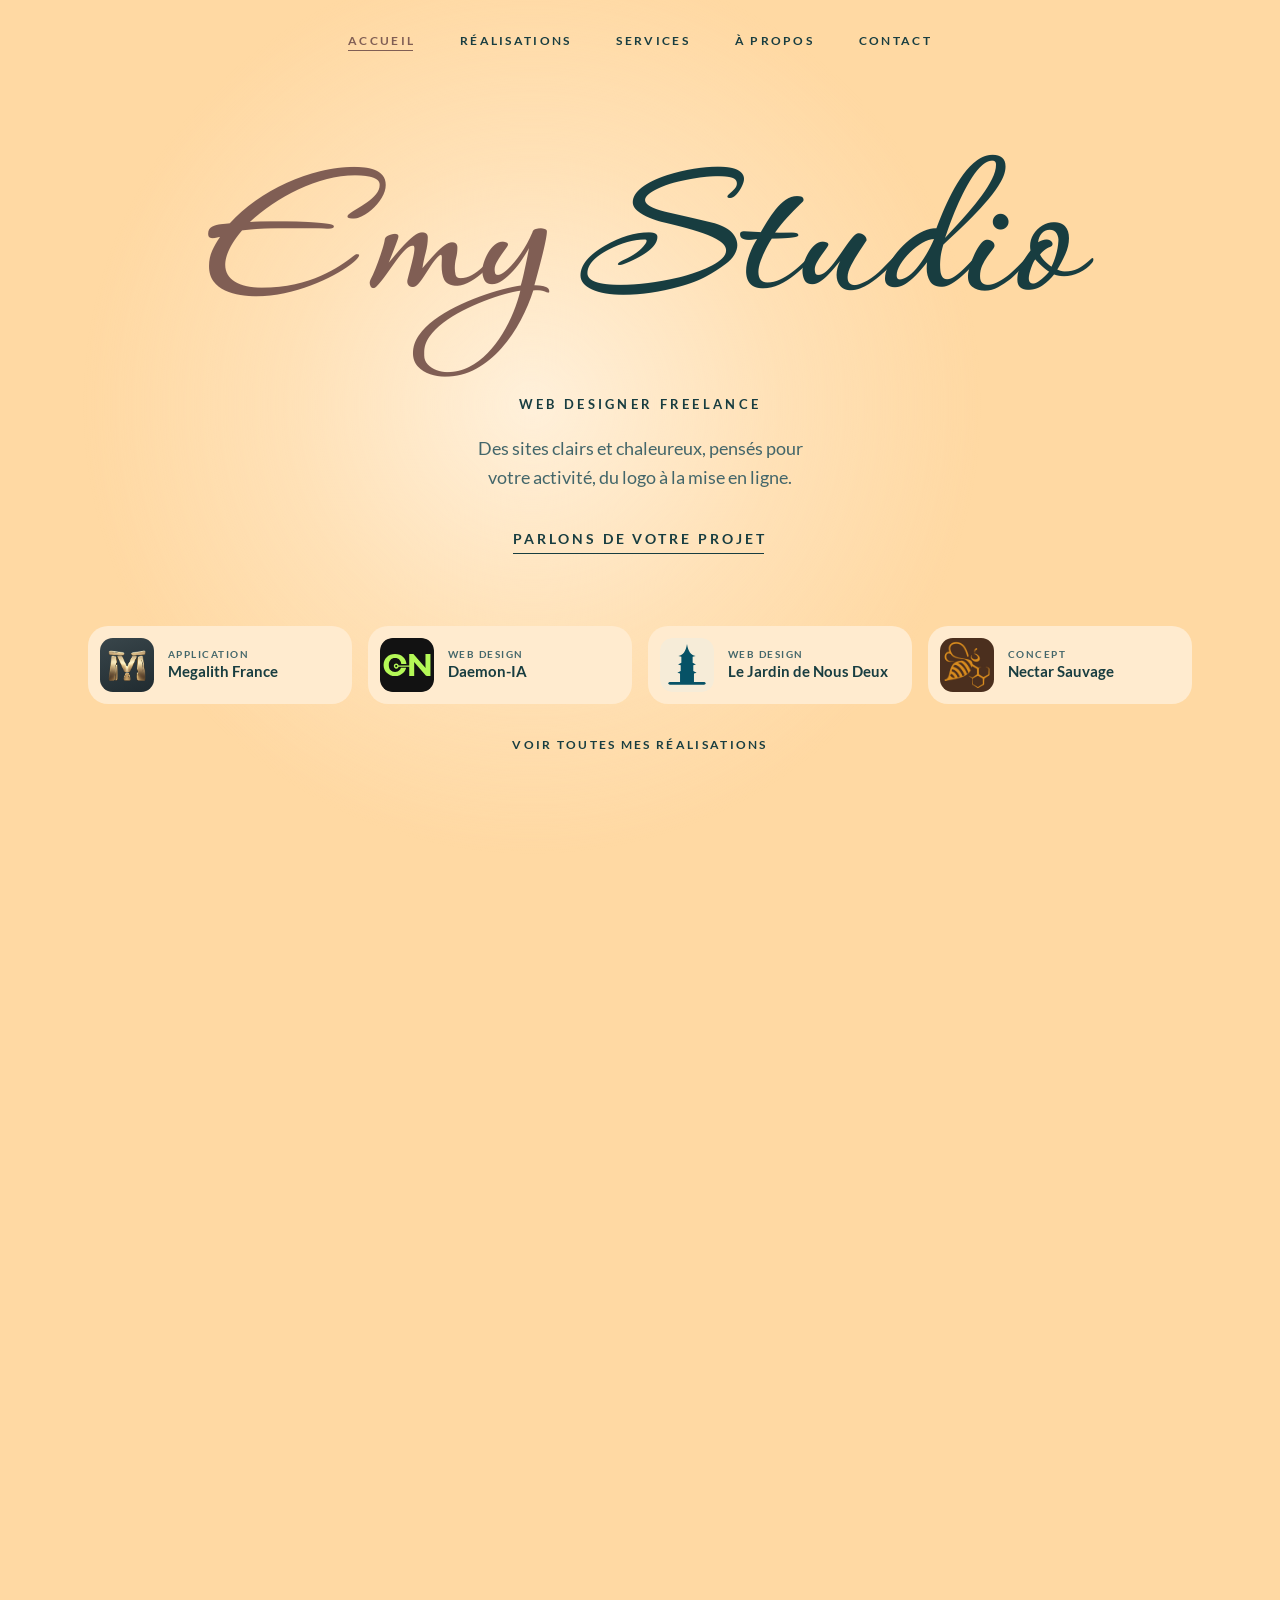
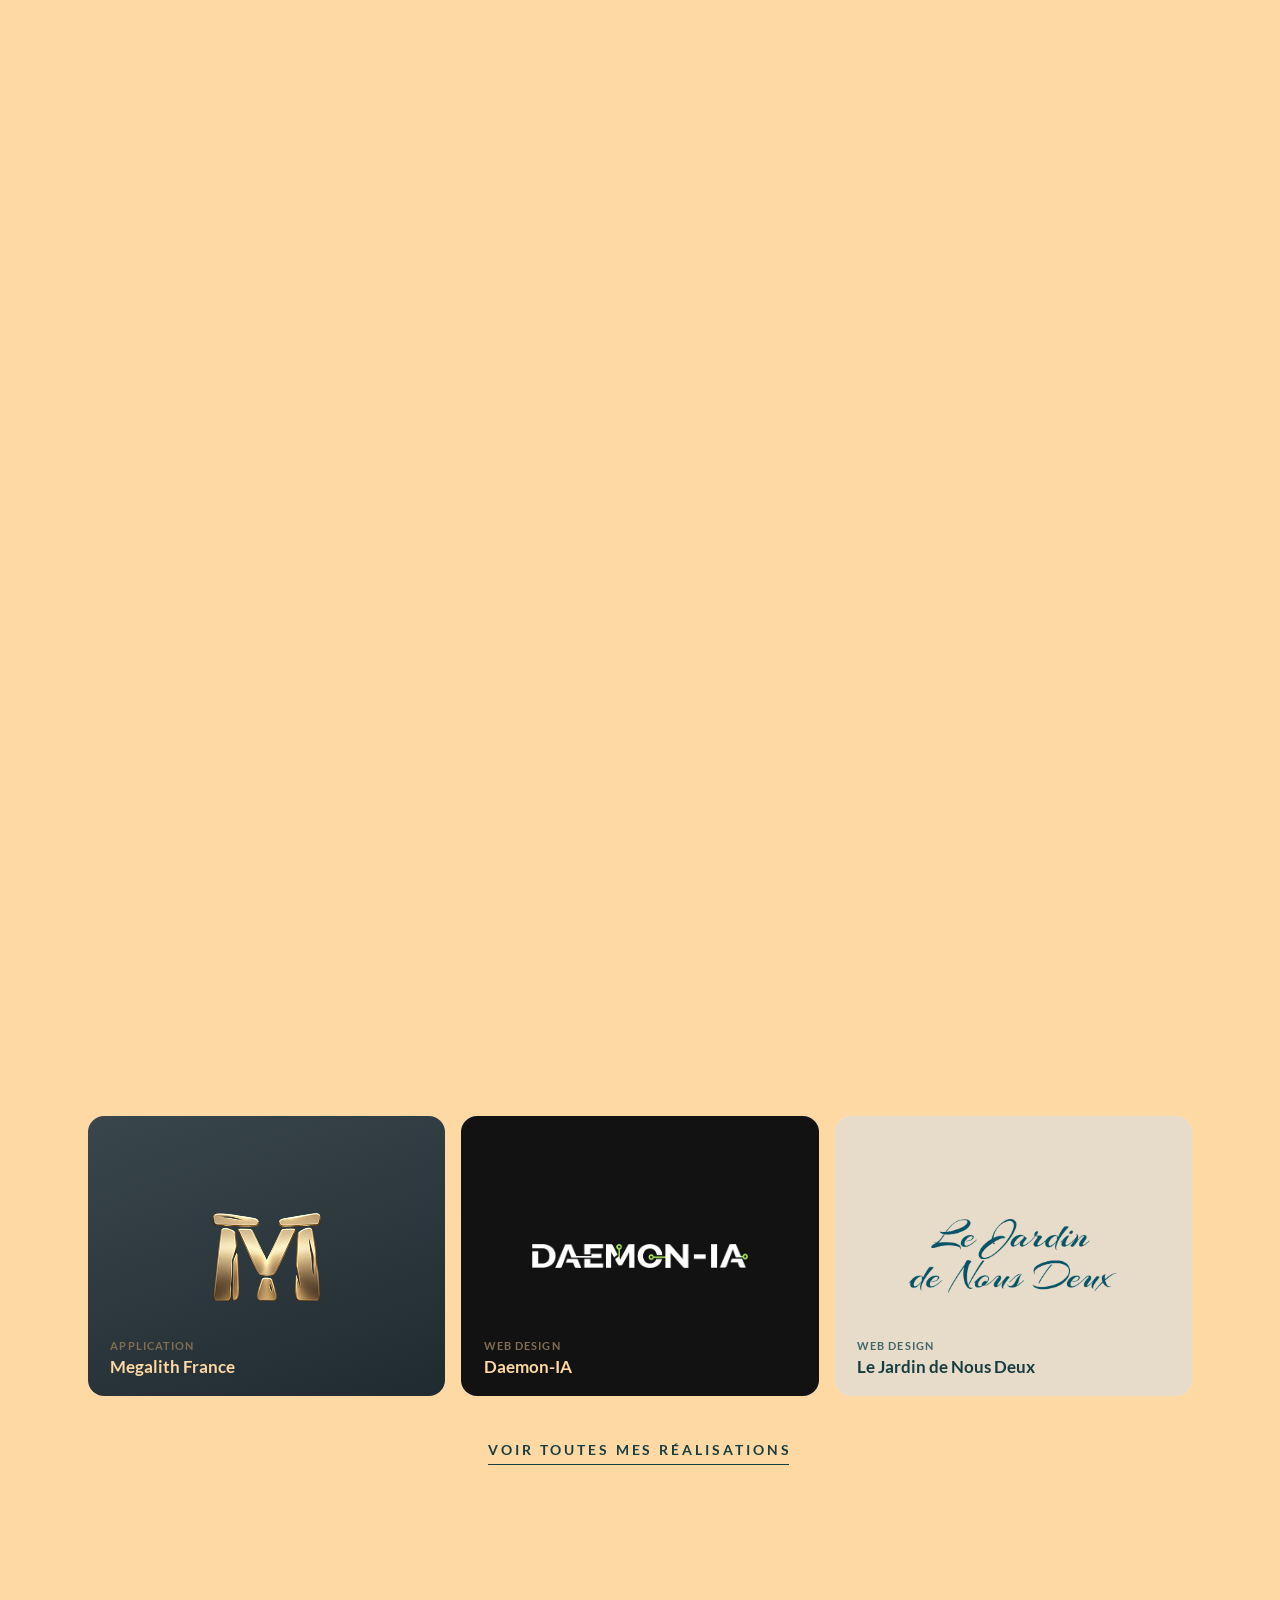
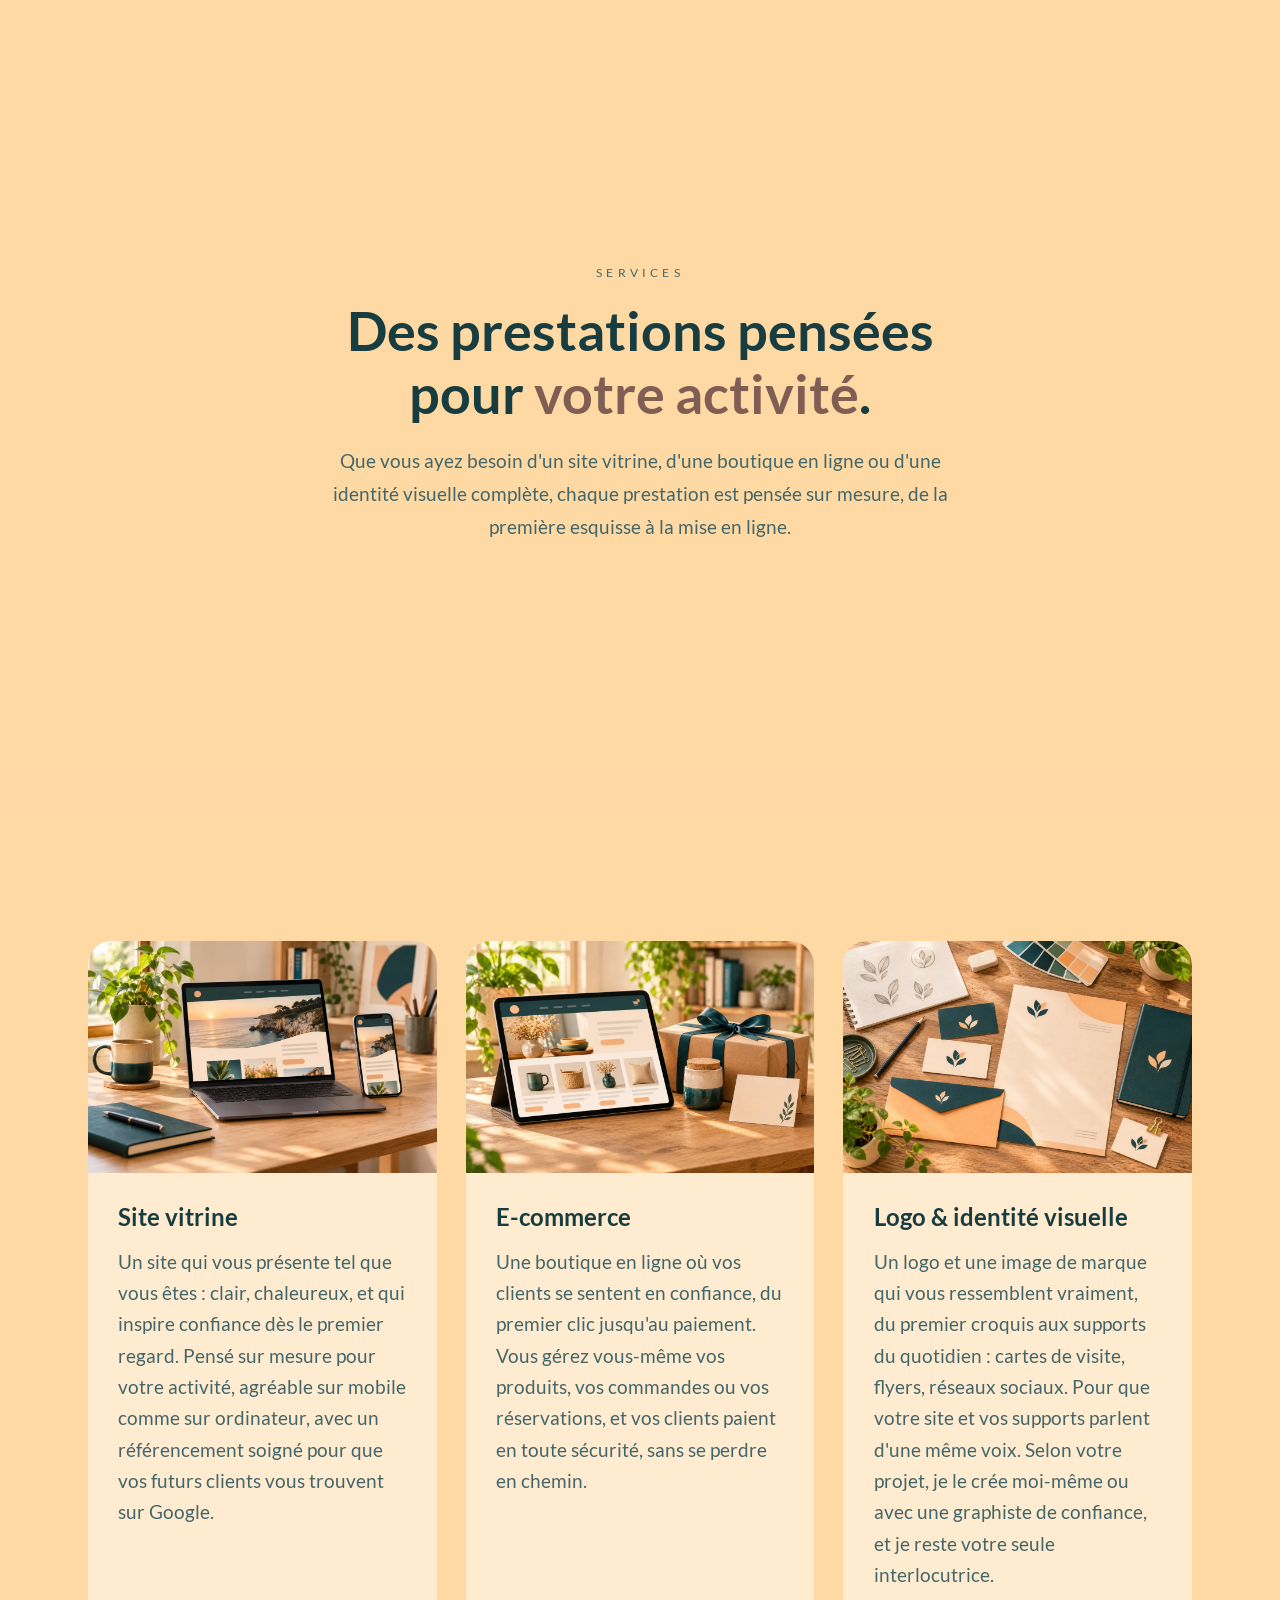
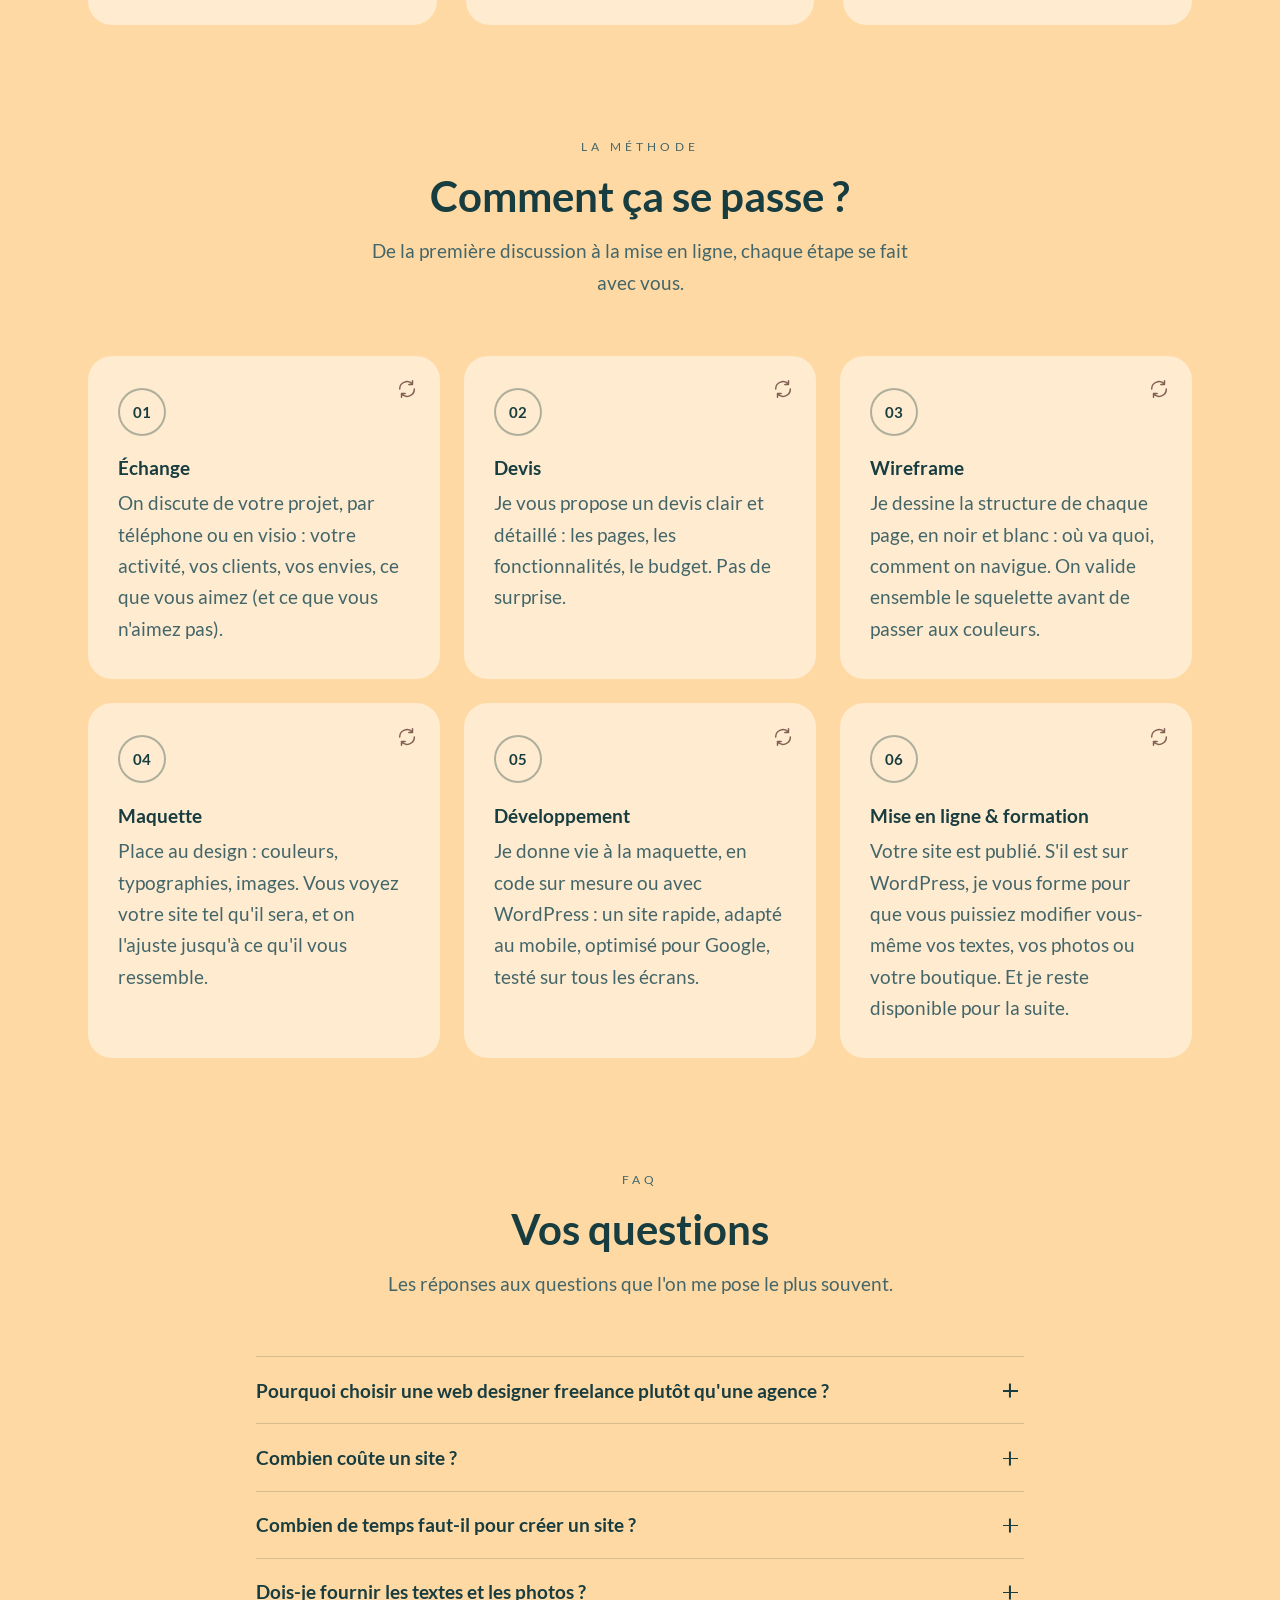
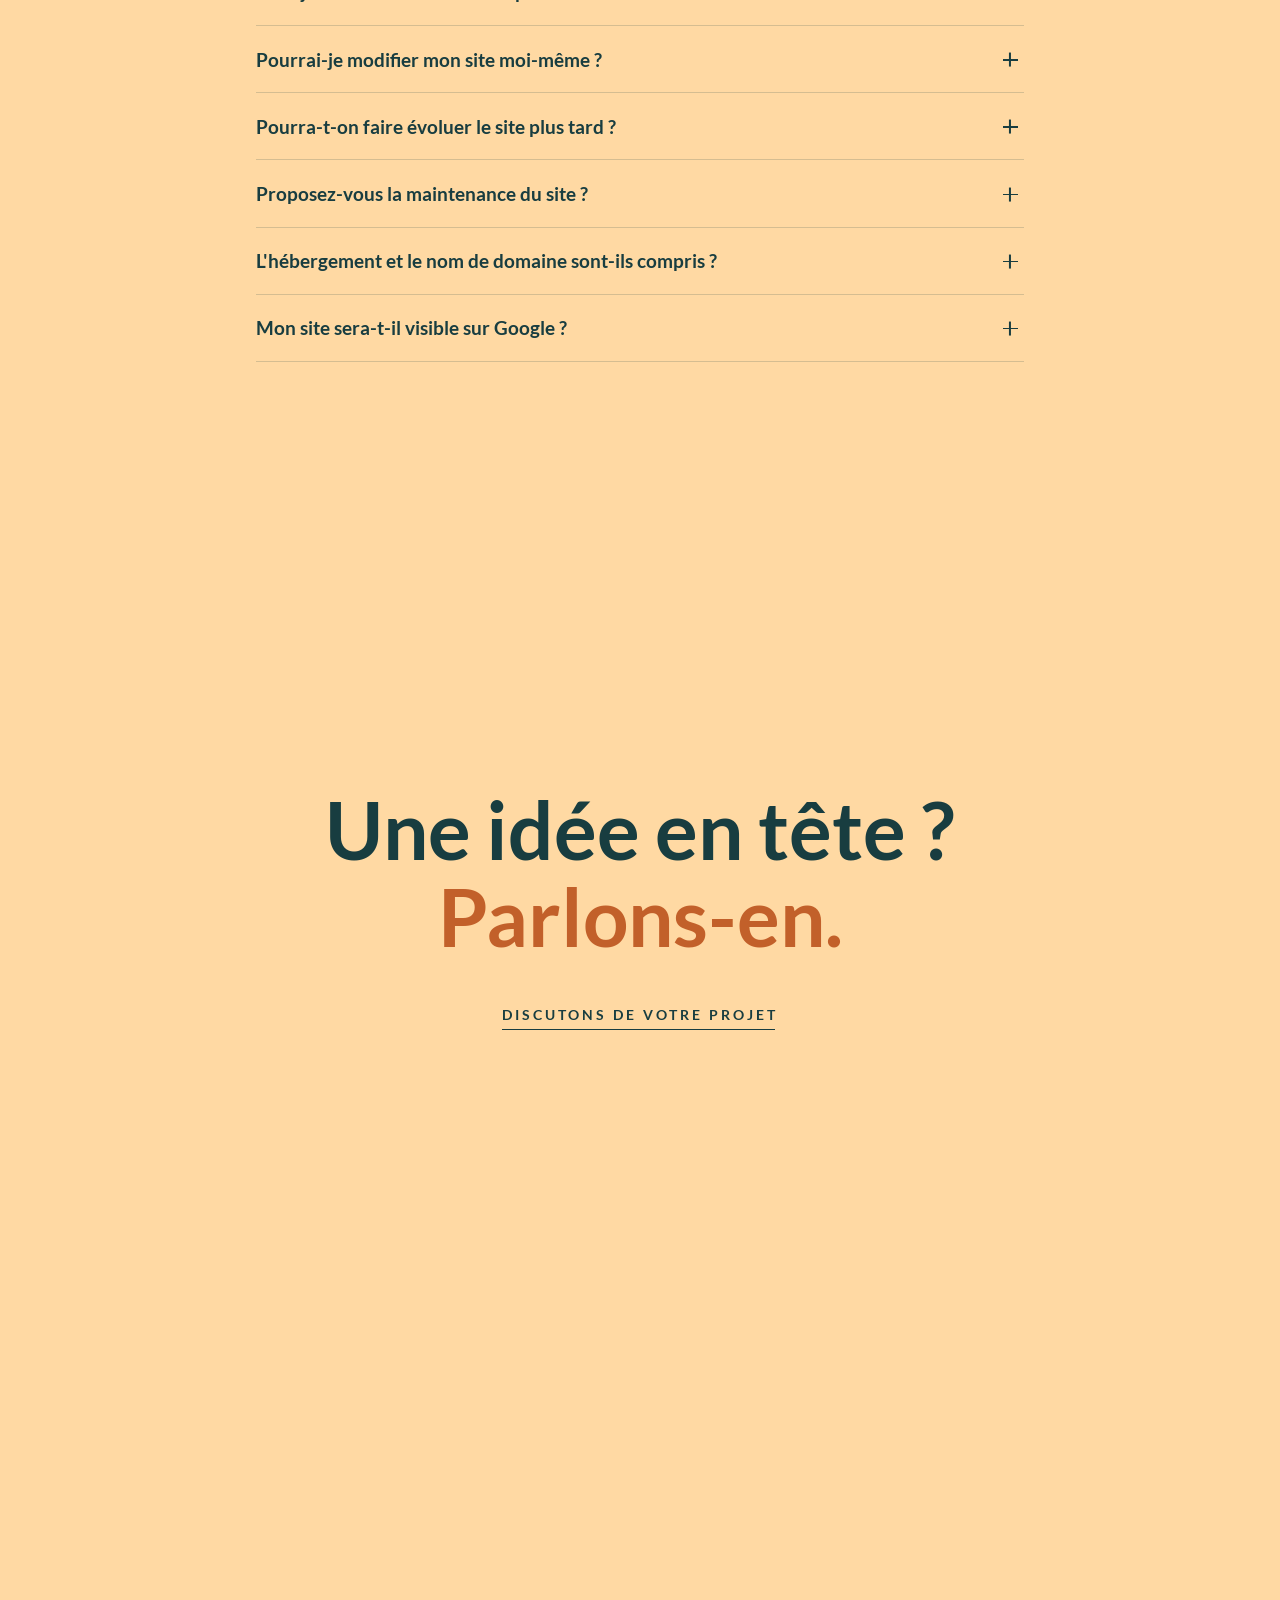
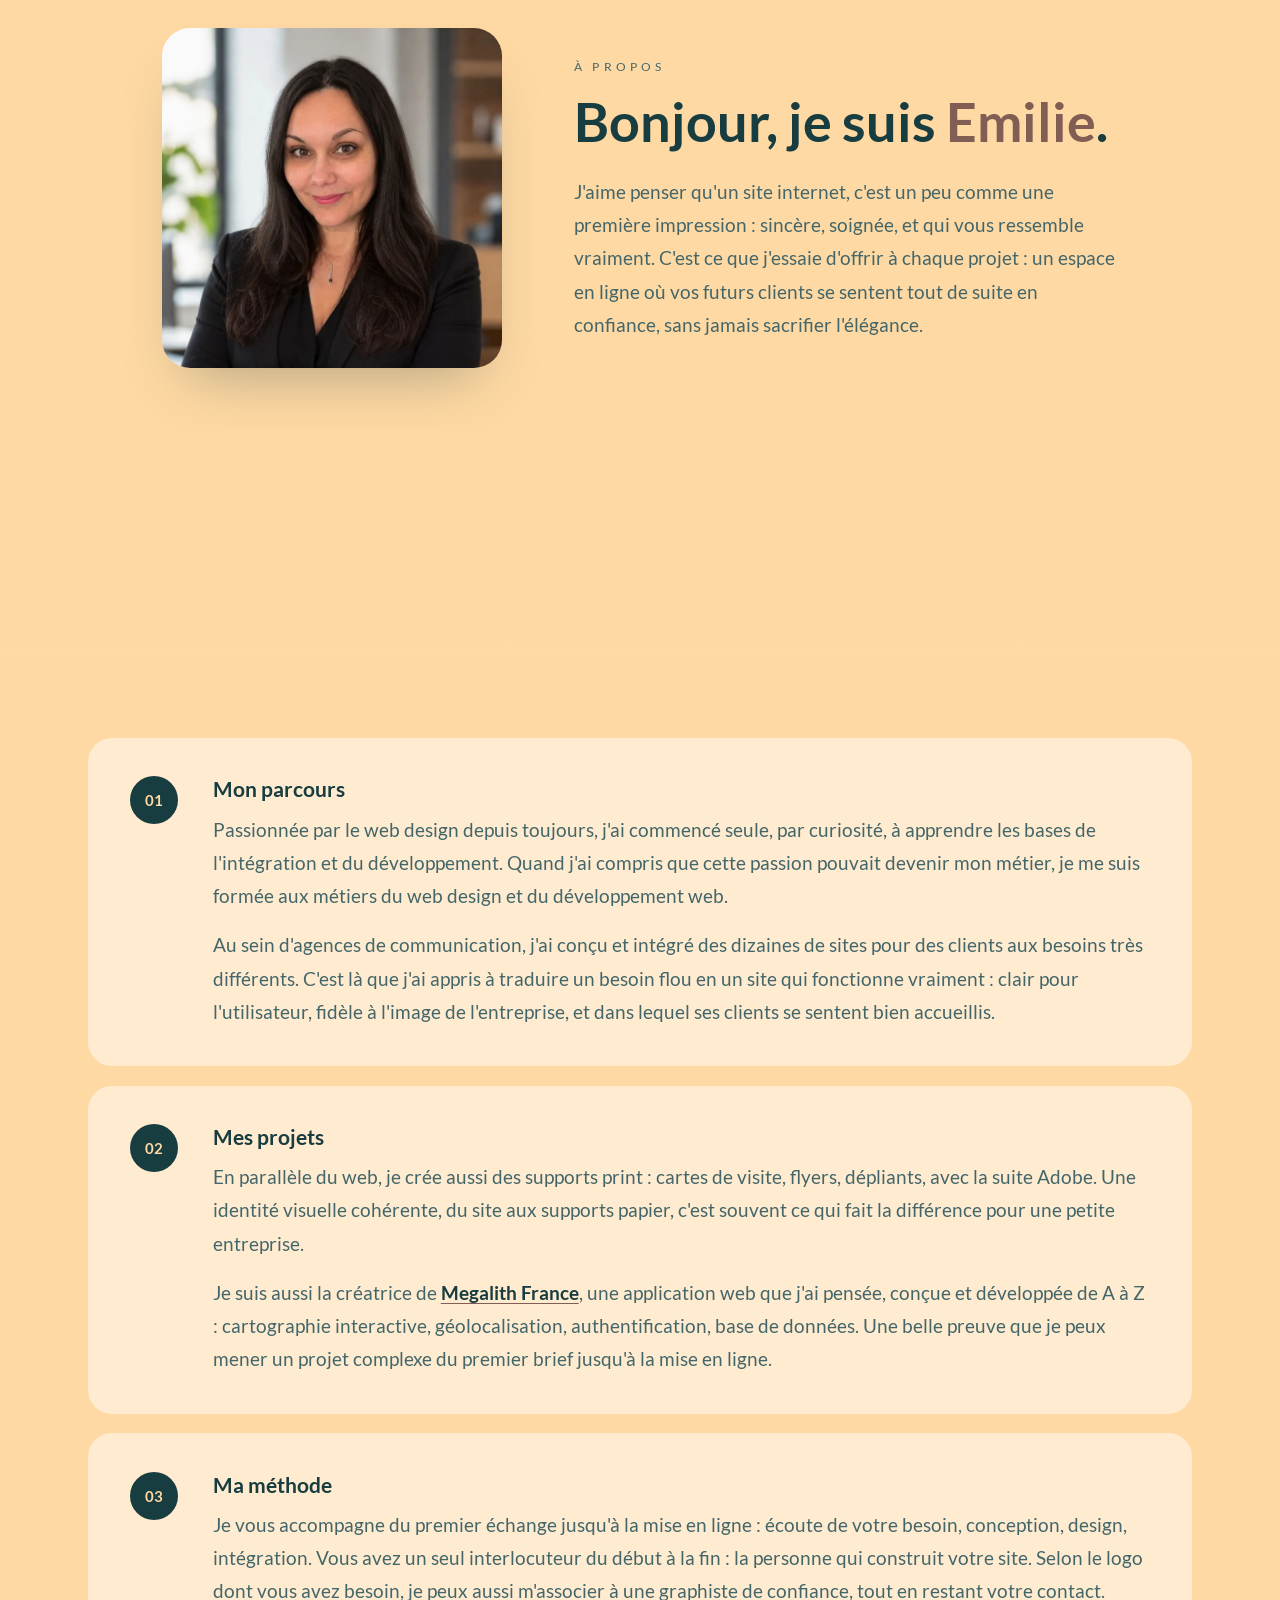
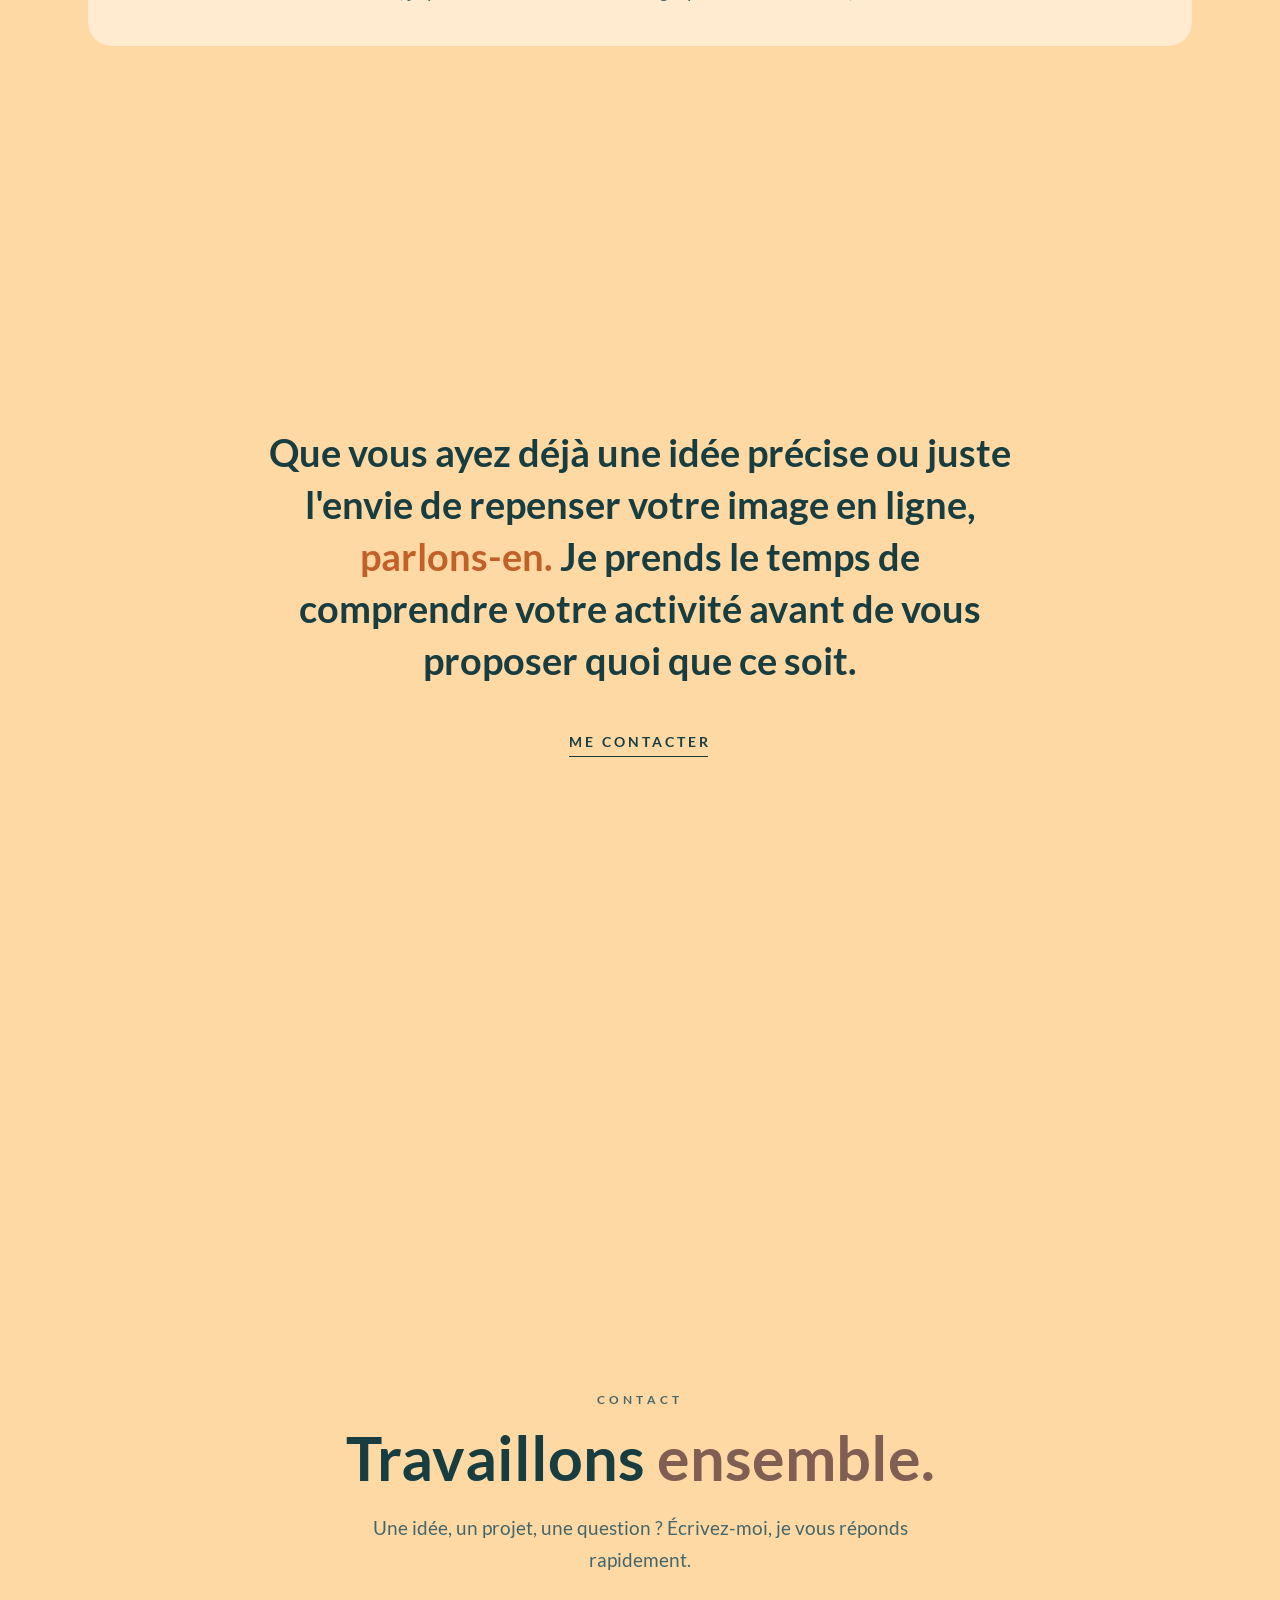
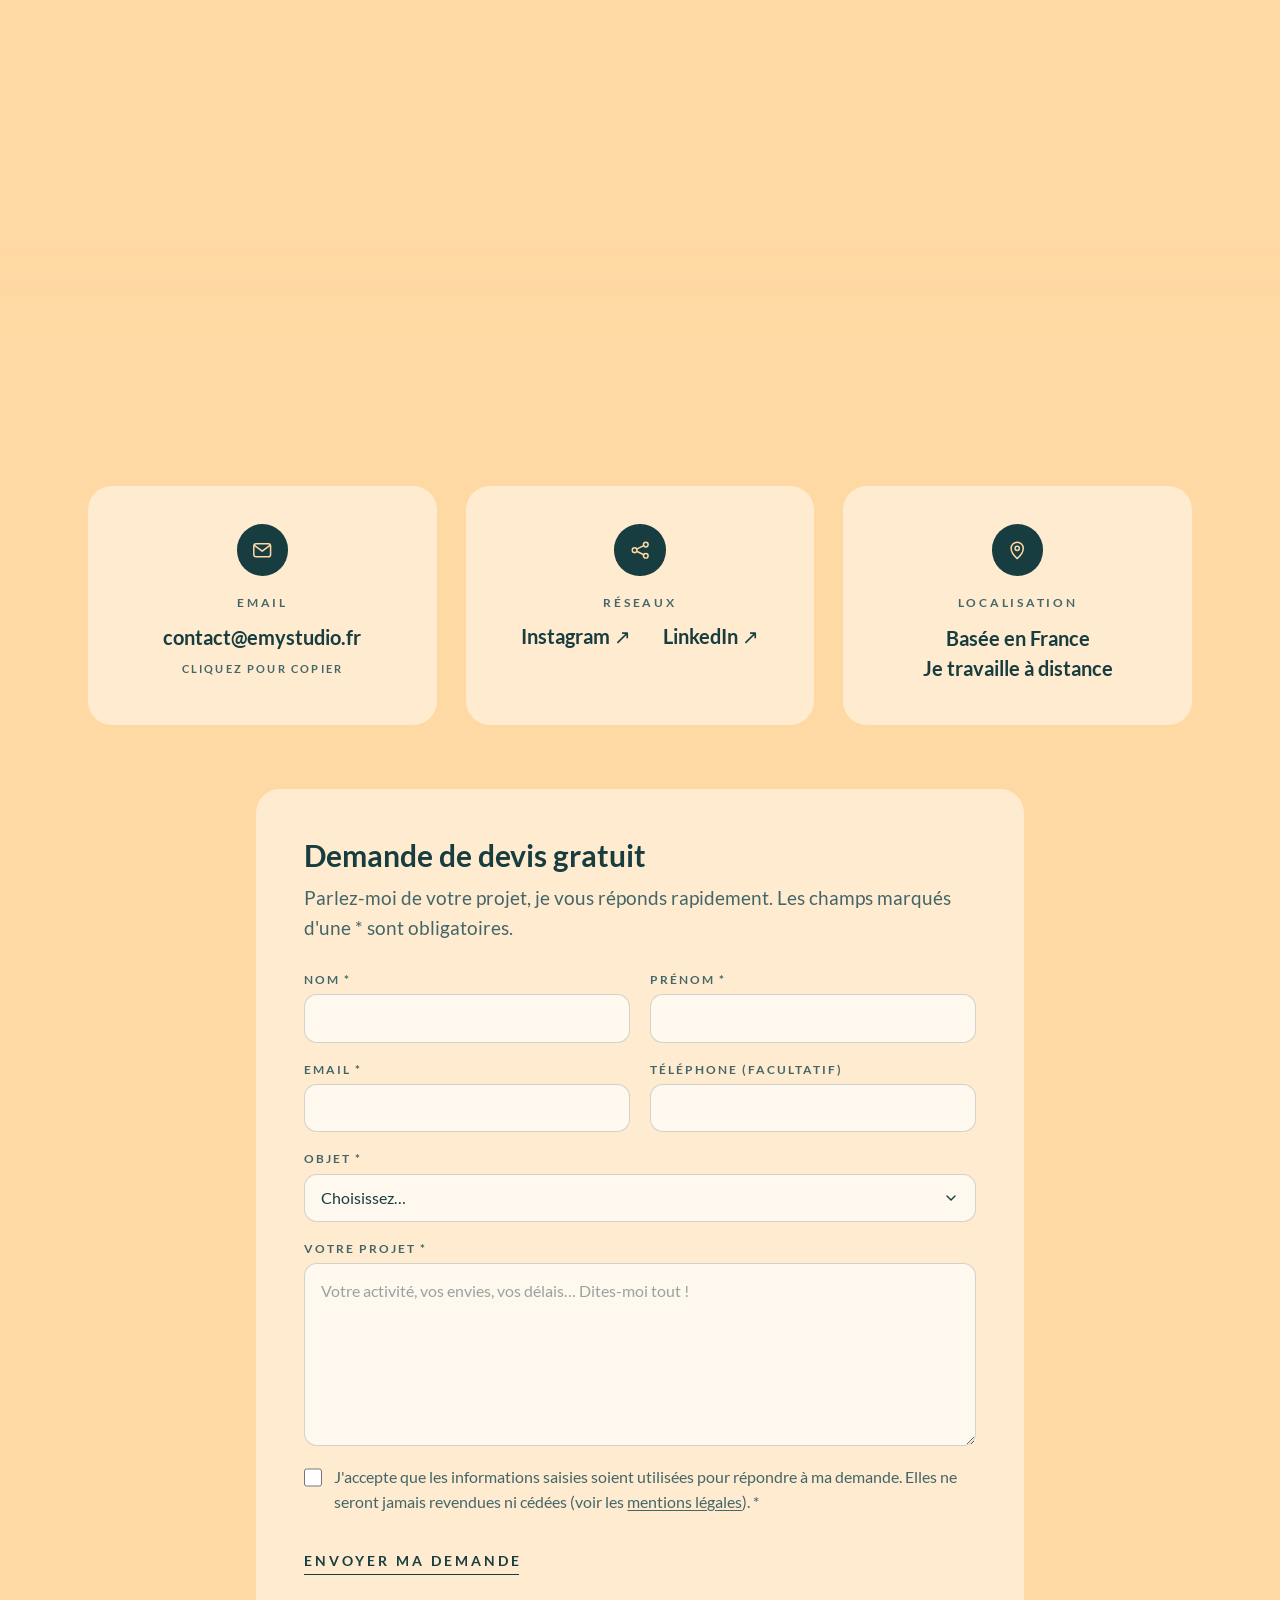
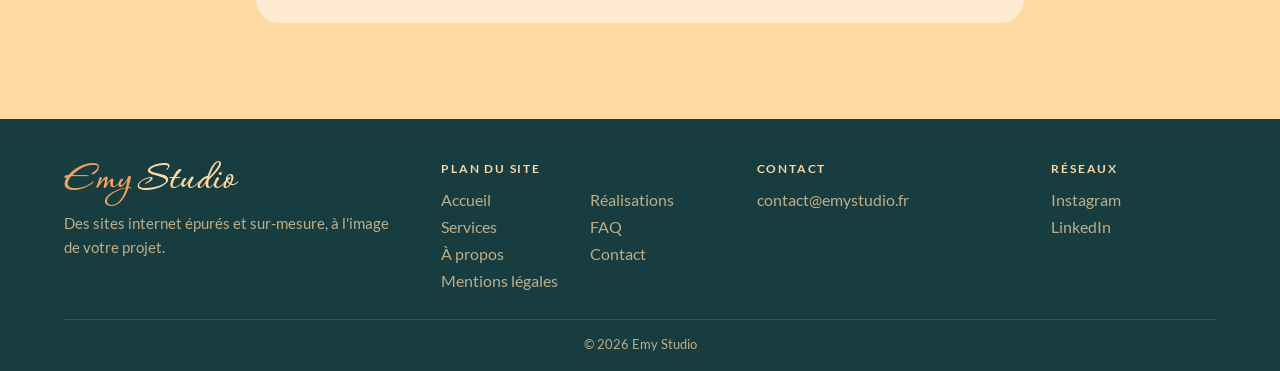
<file: index.html>
<!DOCTYPE html>
<!--
  Coucou toi, curieux ou curieuse qui ouvres l'inspecteur !
  Ce site a été dessiné et codé à la main par Emy Studio : pas de WordPress, pas de
  constructeur, juste du HTML, du CSS, du JavaScript et beaucoup trop de cafés.
  Tu aimes ce que tu vois ? On en parle : contact@emystudio.fr
-->
<html lang="fr">
<head>
<meta charset="UTF-8" />
<meta name="viewport" content="width=device-width, initial-scale=1.0" />
<title>Emy Studio · Web designer freelance, création de sites sur-mesure</title>
<meta name="description" content="Emy Studio, web designer freelance : création de sites vitrines et e-commerce épurés et sur-mesure, refonte de site et identité visuelle. Parlons de votre projet." />
<link rel="canonical" href="https://www.emystudio.fr/" />
<meta name="theme-color" content="#FFD9A3" />
<link rel="icon" href="favicon.ico?v=2" sizes="any" />
<link rel="icon" type="image/png" href="assets/icon-512.png?v=2" />
<link rel="apple-touch-icon" href="assets/apple-touch-icon.png?v=2" />
<meta property="og:type" content="website" />
<meta property="og:locale" content="fr_FR" />
<meta property="og:site_name" content="Emy Studio" />
<meta property="og:title" content="Emy Studio · Web designer freelance, création de sites sur-mesure" />
<meta property="og:description" content="Emy Studio, web designer freelance : création de sites vitrines et e-commerce épurés et sur-mesure, refonte de site et identité visuelle. Parlons de votre projet." />
<meta property="og:url" content="https://www.emystudio.fr/" />
<meta property="og:image" content="https://www.emystudio.fr/assets/og-image.jpg" />
<meta property="og:image:width" content="1200" />
<meta property="og:image:height" content="630" />
<meta name="twitter:card" content="summary_large_image" />
<script type="application/ld+json">{"@context": "https://schema.org", "@type": "ProfessionalService", "name": "Emy Studio", "url": "https://www.emystudio.fr/", "logo": "https://www.emystudio.fr/assets/icon-512.png", "image": "https://www.emystudio.fr/assets/og-image.jpg", "description": "Web designer freelance : création de sites vitrines et e-commerce sur-mesure, refonte et identité visuelle.", "email": "contact@emystudio.fr", "areaServed": "FR", "founder": {"@type": "Person", "name": "Emilie Roupsard", "jobTitle": "Web designer freelance"}, "sameAs": ["https://www.instagram.com/emystudio_web/", "https://www.linkedin.com/in/emilie-roupsard-15a058191/"]}</script>

<link rel="preload" href="assets/fonts/lato-400-latin.woff2" as="font" type="font/woff2" crossorigin />
<link rel="preload" href="assets/fonts/corinthia-700-latin.woff2" as="font" type="font/woff2" crossorigin />
<link rel="stylesheet" href="style.css" />
</head>
<body class="home onepage">

  <button class="nav-burger" aria-label="Ouvrir le menu" aria-expanded="false"></button>
  <a href="#accueil" class="nav-logo" aria-label="Emy Studio, retour à l'accueil"><span class="accent-word">Emy</span> Studio</a>

  <main class="onepage">
    <div class="chapter" id="accueil" data-section="accueil">
    <section class="cover">
    <div class="wordmark">
      <h1><span class="accent-word" data-text="Emy">Emy</span> Studio</h1>
      <div class="tagline-group">
        <p class="tagline">Web designer freelance</p>
        <p class="hero-pitch">Des sites clairs et chaleureux, pensés pour votre activité, du logo à la mise en ligne.</p>
      </div>
      <div class="hero-actions">
        <a href="#contact" class="btn">Parlons de votre projet</a>
      </div>
    </div>

    <aside class="home-projects" aria-label="Dernières réalisations">
      <ul>
          <li style="--n: 0">
            <a href="#realisations" data-project="Megalith France">
              <span class="hp-visual" style="background: linear-gradient(160deg, #39464B 0%, #202B30 100%);"><img src="assets/projects/icon-ecran.png" alt="" /></span>
              <span class="hp-text"><span class="hp-tag">Application</span><span class="hp-name">Megalith France</span></span>
            </a>
          </li>
          <li style="--n: 1">
            <a href="#realisations" data-project="Daemon-IA">
              <span class="hp-visual hp-visual--icon"><img src="assets/projects/daemon-favicon.svg" alt="" /></span>
              <span class="hp-text"><span class="hp-tag">Web design</span><span class="hp-name">Daemon-IA</span></span>
            </a>
          </li>
          <li style="--n: 2">
            <a href="#realisations" data-project="Le Jardin de Nous Deux">
              <span class="hp-visual hp-visual--icon"><img src="assets/projects/jardin-favicon.svg" alt="" /></span>
              <span class="hp-text"><span class="hp-tag">Web design</span><span class="hp-name">Le Jardin de Nous Deux</span></span>
            </a>
          </li>
          <li style="--n: 3">
            <a href="mes-realisations.html#nectar-sauvage" data-project="Nectar Sauvage">
              <span class="hp-visual hp-visual--icon"><img src="assets/projects/nectar-abeille.png" alt="" /></span>
              <span class="hp-text"><span class="hp-tag">Concept</span><span class="hp-name">Nectar Sauvage</span></span>
            </a>
          </li>
      </ul>
      <div class="hp-foot">
        <a href="mes-realisations.html" class="btn btn-secondary">Voir toutes mes réalisations</a>
      </div>
    </aside>
    </section>

    <!-- Transition : la photo de mon bureau qui éclate en morceaux de papier au scroll -->
    <section class="paper-scene" aria-labelledby="realisations-title">
      <span class="scene-anchor" id="realisations"></span>
      <div class="paper-sticky">
        <div class="realisations-header">
        <p class="eyebrow">Réalisations</p>
        <h2 id="realisations-title">Des projets qui racontent <span class="accent-word">une histoire</span>.</h2>
        <p>Voici quelques-uns de mes projets, de la conception à la mise en ligne. Cliquez sur une vignette pour découvrir les détails.</p>
      </div>
        <div class="paper-veil" aria-hidden="true"></div>
        <div class="paper-notes puzzle" aria-hidden="true" data-img="assets/transition/atelier.webp?v=2" data-ratio="1.777"></div>
      </div>
    </section>
    </div>

    <section class="section-realisations" data-section="realisations" data-bg="pale">
      <div class="realisations-page">
      <div class="projects-grid">

        <button type="button" class="pop-in project-tile"
          data-title="Megalith France" data-category="Application" data-tag="Application"
          data-role="Conception et parcours utilisateur;Maquettes sur Figma;Logo et icône sur Illustrator;Développement complet de l'application;Référencement (SEO);Base de données et mise en ligne"
          data-imgs="assets/projects/megalith-mockup-responsive.mp4"
          data-captions="Démonstration animée de l'application"
          data-extras="assets/projects/tshirt-megalith.jpeg|Le t-shirt|Le logo de Megalith France imprimé sur un t-shirt : la marque prend vie au-delà de l'écran.;;assets/projects/icon-ecran.png|L'icône de l'application|Une fois installée, la web app s'affiche sur l'écran d'accueil du téléphone avec sa propre icône, comme une application classique.|#1C2B30"
          data-detail="PWA mobile-first de recensement et d'exploration des mégalithes (menhirs, dolmens, tumulus), en France et dans plusieurs pays d'Europe. Conçue, designée et développée de A à Z : carte vectorielle avec clustering, radar GPS à 100 m, ajout et validation communautaire des sites, commentaires, système d'exploits, notifications push, interface en 5 langues (français, anglais, espagnol, allemand, italien)."
          data-tools="Vanilla JS · MapLibre · Supabase · PWA · Figma · Illustrator"
          data-logo="assets/projects/megalith-logo.svg"
          data-colors="#C5A059,#1C2B30,#243840,#F0E8D8"
          data-fonts="Cinzel · Playfair Display"
          data-icon-bg="#1C2B30"
          data-url="https://megalithes-france.fr/">
          <div class="project-tile-visual" style="background: linear-gradient(160deg, #39464B 0%, #202B30 100%);">
            <img src="assets/projects/icon-ecran.png" alt="Megalith France" />
          </div>
          <span class="project-tile-overlay">
            <span class="project-tile-cta">Application</span>
            <span class="project-tile-title">Megalith France</span>
          </span>
        </button>

        <button type="button" class="pop-in project-tile"
          data-title="Daemon-IA" data-category="Web design" data-tag="Web design"
          data-role="Maquette sur Figma;Développement sur mesure;Logo et favicon sur Illustrator;Référencement (SEO)"
          data-imgs="assets/projects/daemon-ia-mockup.mp4"
          data-captions="Démonstration animée du site Daemon-IA"
          data-detail="Site vitrine professionnel conçu de A à Z pour capter des prospects et crédibiliser la marque. Présentation de l'expertise en automatisation, IA et Micro-SaaS sur-mesure. Maquette Figma, puis développement sur mesure en HTML, CSS et JavaScript, sans CMS : micro-interactions, focus dynamique vert wasabi, navigation mobile fluide. Logo réalisé sur Illustrator."
          data-tools="HTML · CSS · JavaScript · Figma · Illustrator"
          data-logo="assets/projects/daemon-logo.svg"
          data-logo-bg="#121212"
          data-colors="#121212,#B4F857,#FFFFFF,#333333"
          data-fonts="Montserrat · Plus Jakarta Sans"
          data-url="https://daemon-ia.fr">
          <div class="project-tile-visual" style="background: #121212;">
            <img src="assets/projects/daemon-logo.png" alt="Logo Daemon-IA" style="max-width: 78%; max-height: 78%;" />
          </div>
          <span class="project-tile-overlay">
            <span class="project-tile-cta">Web design</span>
            <span class="project-tile-title">Daemon-IA</span>
          </span>
        </button>

        <button type="button" class="pop-in project-tile project-tile--light"
          data-title="Le Jardin de Nous Deux" data-category="Web design" data-tag="Web design"
          data-role="Refonte d'un ancien site Drupal;Maquette validée avec la cliente;Accompagnement pour l'hébergement;WordPress développé en local, validé en visio;Thème enfant, menu et footer en PHP;Réservations et paiement en ligne avec WooCommerce;Référencement avec Yoast SEO;Mise en ligne du site"
          data-imgs="assets/projects/jardin-mockup.mp4"
          data-captions="Démonstration animée du site Le Jardin de Nous Deux"
          data-detail="Refonte complète du site d'un jardin sculpté dans la pierre dorée, à 25 minutes de Lyon. Direction artistique &quot;carnet de voyage&quot; : papier déchiré, kraft, lanières de cuir, photos façon timbres. Développement WordPress sur mesure et système de réservation en ligne : calendrier des visites, réservation en trois étapes, places mises à jour en temps réel, liste des participants. L'association gère ses dates, tarifs et événements en toute autonomie. Site conforme RGPD, référencé et optimisé."
          data-tools="WordPress · Elementor · WooCommerce · ACF · Yoast SEO · PHP · CSS · JavaScript"
          data-extras="assets/projects/jardin-flyer.jpg|Le flyer|Un flyer imprimé dans le même esprit &quot;carnet de voyage&quot; que le site : papier ancien, bord déchiré, typographie manuscrite. Il présente le jardin, les visites sur réservation et renvoie vers le site grâce à un QR code.|#E7DCC9"
          data-colors="#E7DCC9,#6B4228,#3B2A22,#065266"
          data-fonts="Arizonia · Source Sans 3"
          data-icon-bg="#E7DCC9"
          data-url="https://www.jardin-de-nous-deux.fr/">
          <div class="project-tile-visual" style="background: #E7DCC9;">
            <img src="assets/projects/jardin-de-nous-deux-titre.webp" alt="Logo Le Jardin de Nous Deux" style="max-width: 75%; max-height: 70%;" />
          </div>
          <span class="project-tile-overlay">
            <span class="project-tile-cta">Web design</span>
            <span class="project-tile-title">Le Jardin de Nous Deux</span>
          </span>
        </button>

      </div>
      <div class="projects-more">
        <a href="mes-realisations.html" class="btn">Voir toutes mes réalisations</a>
      </div>
      </div>
    </section>


    <section id="services" class="section" data-section="services">
      <div class="title-page">
        <div class="services-header">
        <p class="eyebrow">Services</p>
        <h2>Des prestations pensées pour <span class="accent-word">votre activité</span>.</h2>
        <p>Que vous ayez besoin d'un site vitrine, d'une boutique en ligne ou d'une identité visuelle complète, chaque prestation est pensée sur mesure, de la première esquisse à la mise en ligne.</p>
      </div>
      </div>
      <div class="services-page title-after">



      <div class="services-grid">

        <article class="service-card pop-in">
          <img class="service-img" src="assets/services/service-vitrine.webp" alt="Ordinateur portable et smartphone affichant un site vitrine aux tons abricot et bleu-vert" width="1200" height="800" loading="lazy" decoding="async" />
          <h3>Site vitrine</h3>
          <p>Un site qui vous présente tel que vous êtes : clair, chaleureux, et qui inspire confiance dès le premier regard. Pensé sur mesure pour votre activité, agréable sur mobile comme sur ordinateur, avec un référencement soigné pour que vos futurs clients vous trouvent sur Google.</p>
        </article>

        <article class="service-card pop-in">
          <img class="service-img" src="assets/services/service-ecommerce.webp" alt="Tablette affichant une boutique en ligne, à côté d'un colis en kraft noué d'un ruban" width="1200" height="800" loading="lazy" decoding="async" />
          <h3>E-commerce</h3>
          <p>Une boutique en ligne où vos clients se sentent en confiance, du premier clic jusqu'au paiement. Vous gérez vous-même vos produits, vos commandes ou vos réservations, et vos clients paient en toute sécurité, sans se perdre en chemin.</p>
        </article>

        <article class="service-card pop-in">
          <img class="service-img" src="assets/services/service-identite.webp" alt="Cartes de visite, enveloppe, papier à en-tête et carnet déclinés avec un même logo" width="1200" height="800" loading="lazy" decoding="async" />
          <h3>Logo &amp; identité visuelle</h3>
          <p>Un logo et une image de marque qui vous ressemblent vraiment, du premier croquis aux supports du quotidien : cartes de visite, flyers, réseaux sociaux. Pour que votre site et vos supports parlent d'une même voix. Selon votre projet, je le crée moi-même ou avec une graphiste de confiance, et je reste votre seule interlocutrice.</p>
        </article>

      </div>

      <div class="process">
        <div class="process-header">
          <p class="eyebrow">La méthode</p>
          <h3>Comment ça se passe&nbsp;?</h3>
          <p>De la première discussion à la mise en ligne, chaque étape se fait avec vous.</p>
        </div>
        <ol class="process-steps">
        <li class="process-step process-step--flip pop-in" tabindex="0">
          <img class="flip-back" src="assets/process/echange.webp" alt="Illustration : appel en visio sur un ordinateur portable, avec un carnet de notes sur le bureau" width="1000" height="750" loading="lazy" decoding="async" />
          <span class="flip-hint" aria-hidden="true"><svg width="16" height="16" viewBox="0 0 24 24" fill="none"><path d="M4 12a8 8 0 0 1 14-5.3M20 12a8 8 0 0 1-14 5.3M18 3v4h-4M6 21v-4h4" stroke="currentColor" stroke-width="1.6" stroke-linecap="round" stroke-linejoin="round"/></svg></span>
          <h4>Échange</h4>
          <p>On discute de votre projet, par téléphone ou en visio : votre activité, vos clients, vos envies, ce que vous aimez (et ce que vous n'aimez pas).</p>
        </li>
        <li class="process-step process-step--flip pop-in" tabindex="0">
          <img class="flip-back" src="assets/process/devis.webp" alt="Illustration : devis imprimé posé sur un bureau, à côté d'une calculatrice et d'un stylo" width="1000" height="750" loading="lazy" decoding="async" />
          <span class="flip-hint" aria-hidden="true"><svg width="16" height="16" viewBox="0 0 24 24" fill="none"><path d="M4 12a8 8 0 0 1 14-5.3M20 12a8 8 0 0 1-14 5.3M18 3v4h-4M6 21v-4h4" stroke="currentColor" stroke-width="1.6" stroke-linecap="round" stroke-linejoin="round"/></svg></span>
          <h4>Devis</h4>
          <p>Je vous propose un devis clair et détaillé : les pages, les fonctionnalités, le budget. Pas de surprise.</p>
        </li>
        <li class="process-step process-step--flip pop-in" tabindex="0">
          <img class="flip-back" src="assets/process/wireframe.webp" alt="Illustration : wireframe de site dessiné au crayon sur une feuille, posée sur un bureau" width="1000" height="750" loading="lazy" decoding="async" />
          <span class="flip-hint" aria-hidden="true"><svg width="16" height="16" viewBox="0 0 24 24" fill="none"><path d="M4 12a8 8 0 0 1 14-5.3M20 12a8 8 0 0 1-14 5.3M18 3v4h-4M6 21v-4h4" stroke="currentColor" stroke-width="1.6" stroke-linecap="round" stroke-linejoin="round"/></svg></span>
          <h4>Wireframe</h4>
          <p>Je dessine la structure de chaque page, en noir et blanc : où va quoi, comment on navigue. On valide ensemble le squelette avant de passer aux couleurs.</p>
        </li>
        <li class="process-step process-step--flip pop-in" tabindex="0">
          <img class="flip-back" src="assets/process/maquette.webp" alt="Illustration : maquette de site en couleurs affichée sur un ordinateur portable, à côté d'un nuancier" width="1000" height="750" loading="lazy" decoding="async" />
          <span class="flip-hint" aria-hidden="true"><svg width="16" height="16" viewBox="0 0 24 24" fill="none"><path d="M4 12a8 8 0 0 1 14-5.3M20 12a8 8 0 0 1-14 5.3M18 3v4h-4M6 21v-4h4" stroke="currentColor" stroke-width="1.6" stroke-linecap="round" stroke-linejoin="round"/></svg></span>
          <h4>Maquette</h4>
          <p>Place au design : couleurs, typographies, images. Vous voyez votre site tel qu'il sera, et on l'ajuste jusqu'à ce qu'il vous ressemble.</p>
        </li>
        <li class="process-step process-step--flip pop-in" tabindex="0">
          <img class="flip-back" src="assets/process/developpement.webp" alt="Illustration : éditeur de code sur un ordinateur portable et version mobile d'un site sur un téléphone" width="1000" height="750" loading="lazy" decoding="async" />
          <span class="flip-hint" aria-hidden="true"><svg width="16" height="16" viewBox="0 0 24 24" fill="none"><path d="M4 12a8 8 0 0 1 14-5.3M20 12a8 8 0 0 1-14 5.3M18 3v4h-4M6 21v-4h4" stroke="currentColor" stroke-width="1.6" stroke-linecap="round" stroke-linejoin="round"/></svg></span>
          <h4>Développement</h4>
          <p>Je donne vie à la maquette, en code sur mesure ou avec WordPress : un site rapide, adapté au mobile, optimisé pour Google, testé sur tous les écrans.</p>
        </li>
        <li class="process-step process-step--flip pop-in" tabindex="0">
          <img class="flip-back" src="assets/process/formation.webp" alt="Illustration : deux personnes devant un ordinateur portable, l'une montre le site à l'autre" width="1000" height="750" loading="lazy" decoding="async" />
          <span class="flip-hint" aria-hidden="true"><svg width="16" height="16" viewBox="0 0 24 24" fill="none"><path d="M4 12a8 8 0 0 1 14-5.3M20 12a8 8 0 0 1-14 5.3M18 3v4h-4M6 21v-4h4" stroke="currentColor" stroke-width="1.6" stroke-linecap="round" stroke-linejoin="round"/></svg></span>
          <h4>Mise en ligne &amp; formation</h4>
          <p>Votre site est publié. S'il est sur WordPress, je vous forme pour que vous puissiez modifier vous-même vos textes, vos photos ou votre boutique. Et je reste disponible pour la suite.</p>
        </li>
        </ol>
      </div>

      <div class="faq" id="faq">
        <div class="process-header">
          <p class="eyebrow">FAQ</p>
          <h3>Vos questions</h3>
          <p>Les réponses aux questions que l'on me pose le plus souvent.</p>
        </div>
        <div class="faq-list">
          <details class="faq-item" name="faq">
            <summary>Pourquoi choisir une web designer freelance plutôt qu'une agence&nbsp;?</summary>
            <p>J'ai conçu des dizaines de sites en agence de communication&nbsp;: vous profitez de cette expérience, avec en plus la simplicité d'un interlocuteur unique. C'est moi qui vous écoute, qui conçois votre site et qui le construis. Je connais votre projet dans ses moindres détails, les échanges sont plus directs, et chaque choix est pensé pour votre activité, du premier rendez-vous jusqu'à la mise en ligne.</p>
          </details>
          <details class="faq-item" name="faq">
            <summary>Combien coûte un site&nbsp;?</summary>
            <p>Chaque projet est différent, c'est pourquoi je travaille sur devis. Le prix dépend de ce dont vous avez besoin : le nombre de pages, une boutique en ligne ou non, un logo à créer… Après un premier échange, je vous envoie un devis clair et détaillé, sans engagement.</p>
          </details>
          <details class="faq-item" name="faq">
            <summary>Combien de temps faut-il pour créer un site&nbsp;?</summary>
            <p>Cela dépend du projet : comptez quelques semaines pour un site vitrine, et jusqu'à quelques mois pour une boutique en ligne plus complète. Je vous donne une estimation dès le devis. Le délai dépend aussi de vous : plus vite je reçois vos textes et vos photos, plus vite votre site sera en ligne.</p>
          </details>
          <details class="faq-item" name="faq">
            <summary>Dois-je fournir les textes et les photos&nbsp;?</summary>
            <p>C'est l'idéal&nbsp;: personne ne connaît votre activité mieux que vous, et vos vraies photos inspirent confiance. Je m'occupe ensuite de les mettre en valeur. Vous n'avez pas de photos&nbsp;? On regarde ensemble les solutions, par exemple des visuels créés avec l'intelligence artificielle quand c'est adapté à votre projet.</p>
          </details>
          <details class="faq-item" name="faq">
            <summary>Pourrai-je modifier mon site moi-même&nbsp;?</summary>
            <p>Oui. Si votre site est réalisé avec WordPress, je vous forme pour que vous puissiez changer vous-même vos textes et vos images en toute simplicité. Et si vous rencontrez un souci, je serai toujours là pour vous aider.</p>
          </details>
          <details class="faq-item" name="faq">
            <summary>Pourra-t-on faire évoluer le site plus tard&nbsp;?</summary>
            <p>Bien sûr&nbsp;! Votre activité évolue, votre site peut évoluer avec elle&nbsp;: une nouvelle page, une nouvelle rubrique, une fonctionnalité en plus… On en parle ensemble dès que le besoin se présente.</p>
          </details>
          <details class="faq-item" name="faq">
            <summary>Proposez-vous la maintenance du site&nbsp;?</summary>
            <p>Oui. Une fois votre site en ligne, je peux continuer à veiller sur lui&nbsp;: mises à jour de WordPress et des extensions, vérification que tout fonctionne bien, petites modifications de textes ou de photos. Vous gardez l'esprit tranquille et vous vous concentrez sur votre activité. On définit ensemble ce dont vous avez besoin, et je vous propose un devis adapté.</p>
          </details>
          <details class="faq-item" name="faq">
            <summary>L'hébergement et le nom de domaine sont-ils compris&nbsp;?</summary>
            <p>Ils sont pris à votre nom : votre site et votre adresse vous appartiennent vraiment. Je vous guide pas à pas pour choisir l'hébergeur et le nom de domaine qui vous conviennent.</p>
          </details>
          <details class="faq-item" name="faq">
            <summary>Mon site sera-t-il visible sur Google&nbsp;?</summary>
            <p>Oui, le référencement naturel (SEO) fait partie de mon travail. Sur WordPress, je m'appuie sur l'extension Yoast SEO ; sur un site codé sur mesure, j'optimise directement le code. Et votre site est pensé pour le mobile, ce que Google prend en compte. Je pose ainsi des bases solides ; le classement, lui, dépend aussi de votre secteur, de la concurrence et du temps. Personne ne peut honnêtement vous promettre la première place, mais votre site partira du bon pied.</p>
          </details>
        </div>
      </div>

    </div>

      <div class="cta-page" data-bg="panel">
        <p>Une idée en tête&nbsp;? <span class="accent-word">Parlons-en.</span></p>
        <a href="#contact" class="btn btn-primary">Discutons de votre projet</a>
      </div>
    </section>


    <section id="apropos" class="section" data-section="apropos">
      <div class="title-page">
        <section class="about-hero">
        <div class="about-photo">
          <img src="assets/portrait.webp" alt="Portrait d'Emilie Roupsard, fondatrice d'Emy Studio" />
        </div>
        <div class="about-intro">
          <p class="eyebrow">À propos</p>
          <h2>Bonjour, je suis <span class="accent-word">Emilie</span>.</h2>
          <p class="about-lead">J'aime penser qu'un site internet, c'est un peu comme une première impression : sincère, soignée, et qui vous ressemble vraiment. C'est ce que j'essaie d'offrir à chaque projet : un espace en ligne où vos futurs clients se sentent tout de suite en confiance, sans jamais sacrifier l'élégance.</p>
        </div>
      </section>
      </div>
      <div class="about-page title-after">



      <div class="about-sections">

        <div class="about-cards">
        <section class="about-section about-card pop-in">
          <div><span class="about-num">01</span></div>
          <div>
            <h3>Mon parcours</h3>
            <p>Passionnée par le web design depuis toujours, j'ai commencé seule, par curiosité, à apprendre les bases de l'intégration et du développement. Quand j'ai compris que cette passion pouvait devenir mon métier, je me suis formée aux métiers du web design et du développement web.</p>
            <p>Au sein d'agences de communication, j'ai conçu et intégré des dizaines de sites pour des clients aux besoins très différents. C'est là que j'ai appris à traduire un besoin flou en un site qui fonctionne vraiment : clair pour l'utilisateur, fidèle à l'image de l'entreprise, et dans lequel ses clients se sentent bien accueillis.</p>
          </div>
        </section>

        <section class="about-section about-card pop-in">
          <div><span class="about-num">02</span></div>
          <div>
            <h3>Mes projets</h3>
            <p>En parallèle du web, je crée aussi des supports print : cartes de visite, flyers, dépliants, avec la suite Adobe. Une identité visuelle cohérente, du site aux supports papier, c'est souvent ce qui fait la différence pour une petite entreprise.</p>
            <p>Je suis aussi la créatrice de <a href="https://megalithes-france.fr/" target="_blank" rel="noopener noreferrer">Megalith France</a>, une application web que j'ai pensée, conçue et développée de A à Z : cartographie interactive, géolocalisation, authentification, base de données. Une belle preuve que je peux mener un projet complexe du premier brief jusqu'à la mise en ligne.</p>
          </div>
        </section>

        <section class="about-section about-card pop-in">
          <div><span class="about-num">03</span></div>
          <div>
            <h3>Ma méthode</h3>
            <p>Je vous accompagne du premier échange jusqu'à la mise en ligne : écoute de votre besoin, conception, design, intégration. Vous avez un seul interlocuteur du début à la fin : la personne qui construit votre site. Selon le logo dont vous avez besoin, je peux aussi m'associer à une graphiste de confiance, tout en restant votre contact.</p>
          </div>
        </section>
        </div>

      </div>

    </div>

      <div class="cta-page cta-page--text" data-bg="panel">
        <p>Que vous ayez déjà une idée précise ou juste l'envie de repenser votre image en ligne, <span class="accent-word">parlons-en.</span> Je prends le temps de comprendre votre activité avant de vous proposer quoi que ce soit.</p>
        <a href="#contact" class="btn btn-primary">Me contacter</a>
      </div>
    </section>


    <section id="contact" class="section" data-section="contact">
      <div class="title-page">
        <header class="contact-header">
        <p class="eyebrow">Contact</p>
        <h2>Travaillons <span class="accent-word">ensemble.</span></h2>
        <p class="contact-lead">Une idée, un projet, une question ? Écrivez-moi, je vous réponds rapidement.</p>
      </header>
      </div>
      <div class="contact-page title-after">



      <ul class="contact-cards">
        <li class="contact-card pop-in" style="--i: 0">
          <span class="contact-icon" aria-hidden="true"><svg viewBox="0 0 24 24"><rect x="3" y="5" width="18" height="14" rx="2.5"/><path d="m4 7 8 6 8-6"/></svg></span>
          <h3 class="contact-label">Email</h3>
          <button type="button" class="contact-mail-btn" data-copy="contact@emystudio.fr">
            <span class="contact-mail-value">contact@emystudio.fr</span>
            <span class="contact-card-hint" data-default="Cliquez pour copier" aria-live="polite">Cliquez pour copier</span>
          </button>
        </li>
        <li class="contact-card pop-in" style="--i: 1">
          <span class="contact-icon" aria-hidden="true"><svg viewBox="0 0 24 24"><circle cx="6" cy="12" r="2.5"/><circle cx="18" cy="6" r="2.5"/><circle cx="18" cy="18" r="2.5"/><path d="m8.2 10.9 7.6-3.8M8.2 13.1l7.6 3.8"/></svg></span>
          <h3 class="contact-label">Réseaux</h3>
          <ul class="contact-links">
            <li><a href="https://www.instagram.com/emystudio_web/" target="_blank" rel="noopener noreferrer">Instagram <span aria-hidden="true">↗</span></a></li>
            <li><a href="https://www.linkedin.com/in/emilie-roupsard-15a058191/" target="_blank" rel="noopener noreferrer">LinkedIn <span aria-hidden="true">↗</span></a></li>
          </ul>
        </li>
        <li class="contact-card pop-in" style="--i: 2">
          <span class="contact-icon" aria-hidden="true"><svg viewBox="0 0 24 24"><path d="M12 21s-6.5-5.6-6.5-11a6.5 6.5 0 0 1 13 0c0 5.4-6.5 11-6.5 11Z"/><circle cx="12" cy="10" r="2.3"/></svg></span>
          <h3 class="contact-label">Localisation</h3>
          <p class="contact-location">Basée en France<br />Je travaille à distance</p>
        </li>
      </ul>

      <form class="contact-form pop-in" id="contactForm" action="https://formspree.io/f/xvkorgeb" method="POST">
        <h3 class="contact-form-title">Demande de devis gratuit</h3>
        <p class="contact-form-intro">Parlez-moi de votre projet, je vous réponds rapidement. Les champs marqués d'une <span aria-hidden="true">*</span> sont obligatoires.</p>
        <input type="hidden" name="_subject" value="[Emy Studio] Nouvelle demande de devis" />
        <input type="text" name="_gotcha" class="contact-form-trap" tabindex="-1" autocomplete="off" aria-hidden="true" />
        <div class="form-row">
          <div class="form-field">
            <label for="cf-nom">Nom <span aria-hidden="true">*</span></label>
            <input type="text" id="cf-nom" name="nom" required autocomplete="family-name" />
          </div>
          <div class="form-field">
            <label for="cf-prenom">Prénom <span aria-hidden="true">*</span></label>
            <input type="text" id="cf-prenom" name="prenom" required autocomplete="given-name" />
          </div>
        </div>
        <div class="form-row">
          <div class="form-field">
            <label for="cf-email">Email <span aria-hidden="true">*</span></label>
            <input type="email" id="cf-email" name="email" required autocomplete="email" />
          </div>
          <div class="form-field">
            <label for="cf-tel">Téléphone (facultatif)</label>
            <input type="tel" id="cf-tel" name="telephone" autocomplete="tel" />
          </div>
        </div>
        <div class="form-field">
          <label for="cf-objet">Objet <span aria-hidden="true">*</span></label>
          <select id="cf-objet" name="objet" required>
            <option value="" selected disabled>Choisissez…</option>
            <option>Site vitrine</option>
            <option>E-commerce</option>
            <option>Identité visuelle</option>
            <option>Autre</option>
          </select>
        </div>
        <div class="form-field">
          <label for="cf-message">Votre projet <span aria-hidden="true">*</span></label>
          <textarea id="cf-message" name="message" rows="6" required placeholder="Votre activité, vos envies, vos délais… Dites-moi tout !"></textarea>
        </div>
        <label class="form-consent">
          <input type="checkbox" name="rgpd" value="Accepté" required />
          <span>J'accepte que les informations saisies soient utilisées pour répondre à ma demande. Elles ne seront jamais revendues ni cédées (voir les <a href="mentions-legales.html">mentions légales</a>). <span aria-hidden="true">*</span></span>
        </label>
        <div class="contact-form-actions">
          <button type="submit" class="btn">Envoyer ma demande</button>
          <p class="form-status" role="status" aria-live="polite"></p>
        </div>
      </form>

    </div>
    </section>

    <div class="project-modal" id="projectModal" role="dialog" aria-modal="true" aria-hidden="true" inert>
      <div class="modal-backdrop"></div>
      <div class="modal-card">
        <button class="modal-close" id="modalClose" aria-label="Fermer">
          <svg width="18" height="18" viewBox="0 0 24 24" fill="none">
            <path d="M18 6L6 18M6 6l12 12" stroke="currentColor" stroke-width="2" stroke-linecap="round"/>
          </svg>
        </button>
        <!-- Fiche projet, à lire de haut en bas : le titre, le visuel, le projet, l'identité visuelle -->
        <div class="modal-body modal-head">
          <span class="project-tag" id="modalTag"></span>
          <h2 id="modalTitle"></h2>
          <a href="#" target="_blank" rel="noopener noreferrer" class="modal-site-link" id="modalSiteLink"></a>
          <span class="project-soon" id="modalSoon">Bientôt en ligne</span>
        </div>
        <div class="modal-visual">
          <div class="modal-gallery" id="modalGallery"></div>
        </div>
        <div class="modal-body modal-content">
          <section class="modal-section">
            <h3 class="modal-section-title">Le projet</h3>
            <div class="modal-row modal-row--text">
              <div class="modal-panel">
                <p class="modal-detail" id="modalDetail"></p>
                <div class="modal-role-wrap" id="modalRoleWrap">
                  <span class="modal-meta-label">Mon rôle</span>
                  <ul class="modal-role" id="modalRole"></ul>
                </div>
              </div>
              <div class="modal-panel modal-meta" id="modalToolsWrap">
                <span class="modal-meta-label">Outils</span>
                <ul class="modal-tools" id="modalTools"></ul>
              </div>
            </div>
          </section>
          <section class="modal-section" id="modalIdentity">
            <h3 class="modal-section-title">Identité visuelle</h3>
            <div class="modal-logo" id="modalLogoWrap">
              <img id="modalLogo" alt="" />
            </div>
            <div class="modal-row modal-row--identity">
              <div class="modal-panel modal-meta" id="modalFontsWrap">
                <span class="modal-meta-label">Typographies</span>
                <div class="modal-fonts" id="modalFonts"></div>
              </div>
              <div class="modal-swatches" id="modalColorsWrap" aria-label="Couleurs">
                <div class="modal-swatches-grid" id="modalSwatches"></div>
              </div>
            </div>
          </section>
          <section class="modal-section" id="modalExtrasWrap">
            <h3 class="modal-section-title">Déclinaisons</h3>
            <div class="modal-extras" id="modalExtras"></div>
          </section>
        </div>
        <div class="modal-actions" id="modalActions">
          <a href="#" target="_blank" rel="noopener noreferrer" class="btn btn-primary" id="modalLink">Voir le projet</a>
        </div>
      </div>
    </div>
    <dialog class="lightbox" id="lightbox" aria-label="Image agrandie">
      <img alt="" />
      <button type="button" class="lightbox-close" aria-label="Fermer">
        <svg width="16" height="16" viewBox="0 0 24 24" fill="none">
          <path d="M18 6L6 18M6 6l12 12" stroke="currentColor" stroke-width="1.5" stroke-linecap="round"/>
        </svg>
      </button>
    </dialog>
  </main>

  <footer class="site-footer">
    <div class="footer-main">
      <div class="footer-brand">
        <p class="footer-logo"><span class="accent-word">Emy</span> Studio</p>
        <p class="footer-tagline">Des sites internet épurés et sur-mesure, à l'image de votre projet.</p>
      </div>
      <nav class="footer-col" aria-label="Plan du site">
        <p class="footer-title">Plan du site</p>
        <ul class="footer-plan">
          <li><a href="#accueil">Accueil</a></li>
          <li><a href="#realisations">Réalisations</a></li>
          <li><a href="#services">Services</a></li>
          <li><a href="#faq">FAQ</a></li>
          <li><a href="#apropos">À propos</a></li>
          <li><a href="#contact">Contact</a></li>
          <li><a href="mentions-legales.html">Mentions légales</a></li>
        </ul>
      </nav>
      <div class="footer-col">
        <p class="footer-title">Contact</p>
        <ul>
          <li><a href="mailto:contact@emystudio.fr" data-copy="contact@emystudio.fr" aria-live="polite">contact@emystudio.fr</a></li>
        </ul>
      </div>
      <div class="footer-col">
        <p class="footer-title">Réseaux</p>
        <ul>
          <li><a href="https://www.instagram.com/emystudio_web/" target="_blank" rel="noopener noreferrer">Instagram</a></li>
          <li><a href="https://www.linkedin.com/in/emilie-roupsard-15a058191/" target="_blank" rel="noopener noreferrer">LinkedIn</a></li>
        </ul>
      </div>
    </div>
    <div class="footer-bottom">
      <p class="footer-copy">© <span class="footer-year">2026</span> Emy Studio</p>
    </div>
  </footer>

  <nav>
    <ul class="nav-links">
      <li><a href="#accueil" class="active">Accueil</a></li>
      <li><a href="#realisations">Réalisations</a></li>
      <li><a href="#services">Services</a></li>
      <li><a href="#apropos">À propos</a></li>
      <li><a href="#contact">Contact</a></li>
    </ul>
  </nav>

  <script src="main.js"></script>
</body>
</html>
</file>
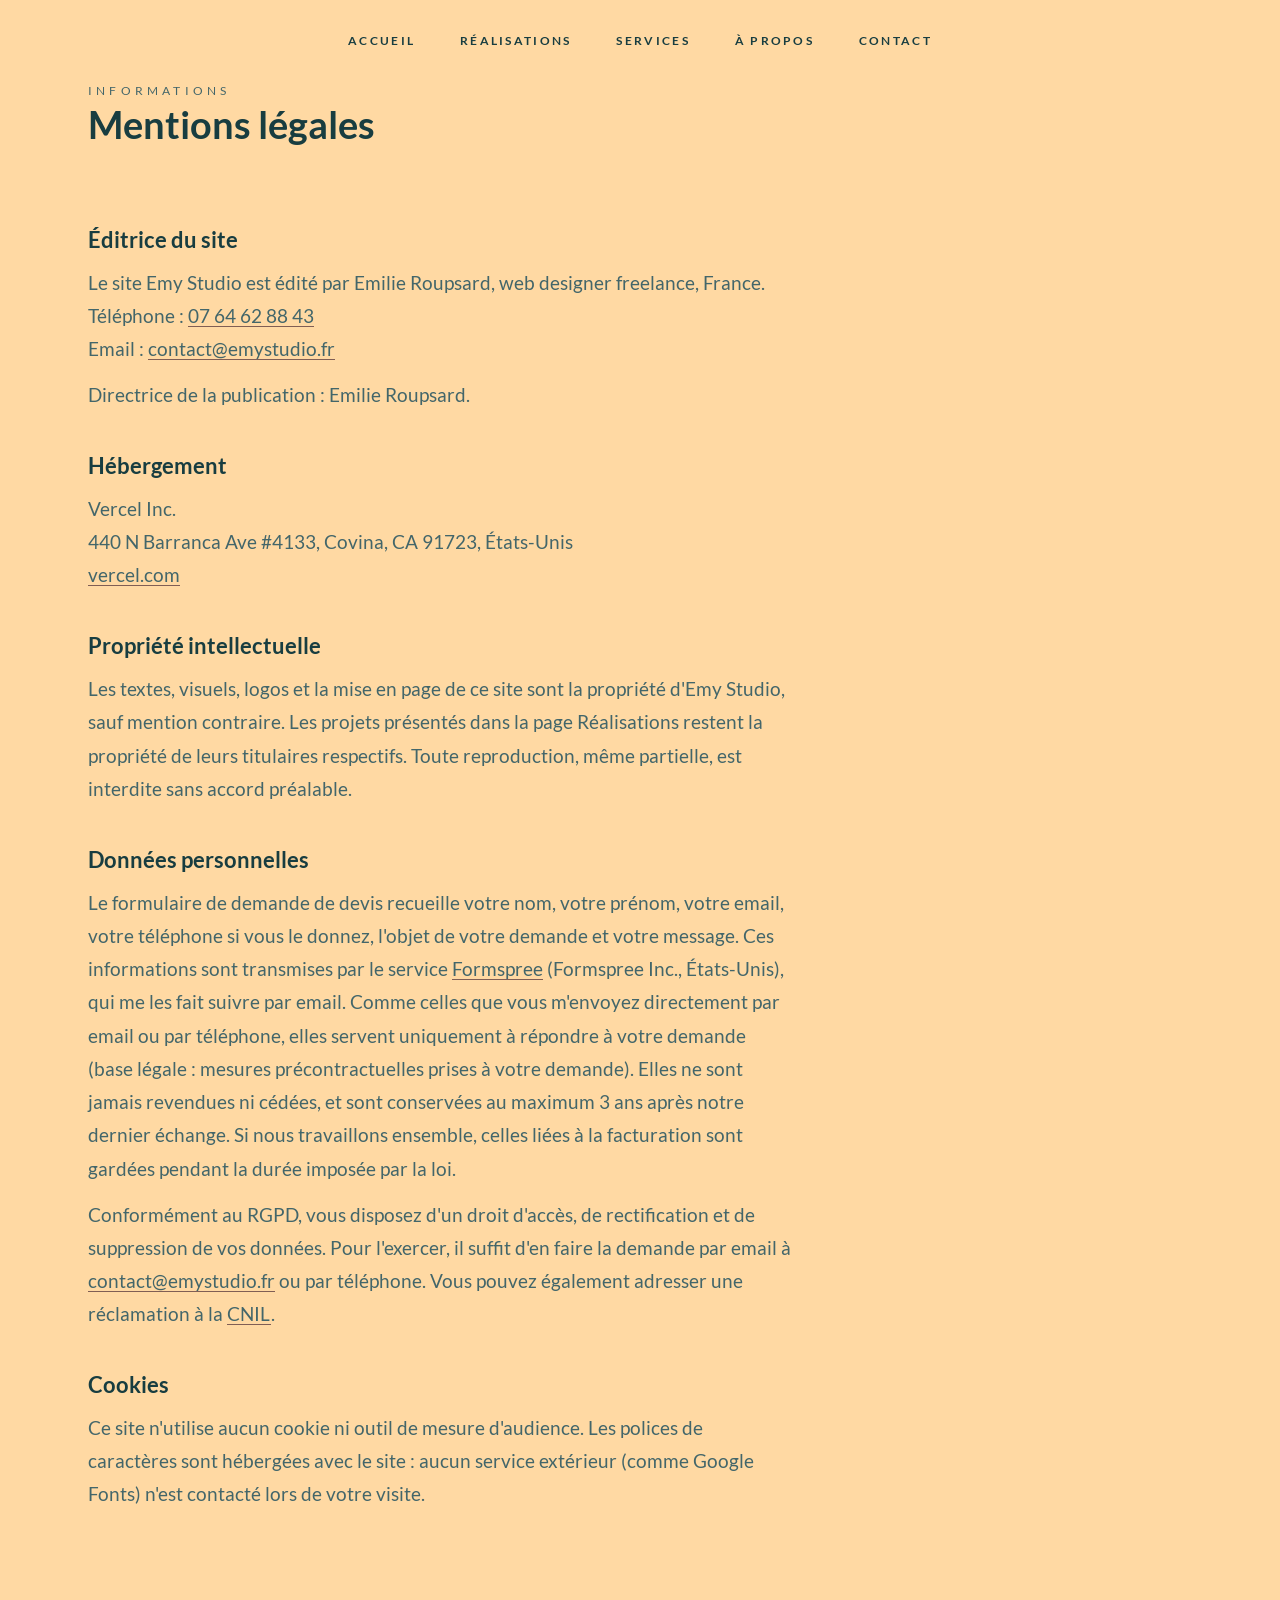
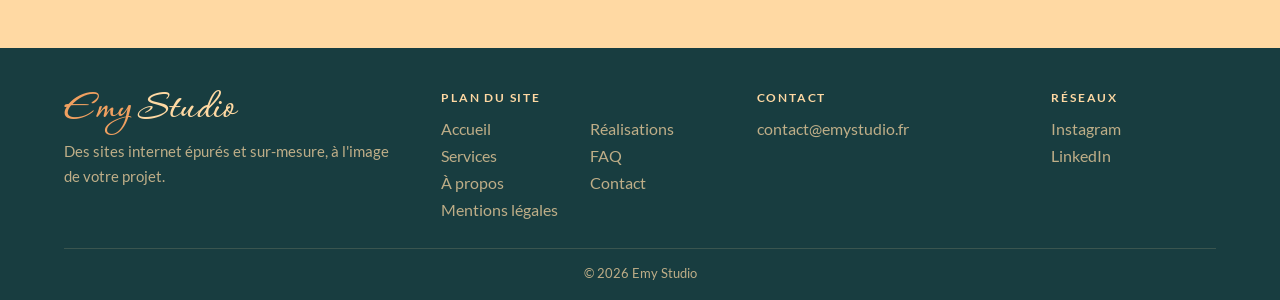
<file: mentions-legales.html>
<!DOCTYPE html>
<html lang="fr">
<head>
<meta charset="UTF-8" />
<meta name="viewport" content="width=device-width, initial-scale=1.0" />
<title>Mentions légales · Emy Studio</title>
<meta name="description" content="Mentions légales du site Emy Studio : éditrice, hébergement, propriété intellectuelle et données personnelles." />
<link rel="canonical" href="https://www.emystudio.fr/mentions-legales.html" />
<meta name="robots" content="noindex, follow" />
<meta name="theme-color" content="#FFD9A3" />
<link rel="icon" href="favicon.ico?v=2" sizes="any" />
<link rel="icon" type="image/png" href="assets/icon-512.png?v=2" />
<link rel="apple-touch-icon" href="assets/apple-touch-icon.png?v=2" />
<meta property="og:type" content="website" />
<meta property="og:locale" content="fr_FR" />
<meta property="og:site_name" content="Emy Studio" />
<meta property="og:title" content="Mentions légales · Emy Studio" />
<meta property="og:description" content="Mentions légales du site Emy Studio : éditrice, hébergement, propriété intellectuelle et données personnelles." />
<meta property="og:url" content="https://www.emystudio.fr/mentions-legales.html" />
<meta property="og:image" content="https://www.emystudio.fr/assets/og-image.jpg" />
<meta property="og:image:width" content="1200" />
<meta property="og:image:height" content="630" />
<meta name="twitter:card" content="summary_large_image" />

<link rel="preload" href="assets/fonts/lato-400-latin.woff2" as="font" type="font/woff2" crossorigin />
<link rel="preload" href="assets/fonts/corinthia-700-latin.woff2" as="font" type="font/woff2" crossorigin />
<link rel="stylesheet" href="style.css" />
</head>
<body class="subpage">

  <button class="nav-burger" aria-label="Ouvrir le menu" aria-expanded="false"></button>

  <main class="page">
    <div class="services-page legal-page">

      <div class="services-header">
        <p class="eyebrow">Informations</p>
        <h1>Mentions <span class="accent-word">légales</span></h1>
      </div>

      <section class="legal-section">
        <h2>Éditrice du site</h2>
        <p>Le site Emy Studio est édité par Emilie Roupsard, web designer freelance, France.<br>
        Téléphone : <a href="tel:0764628843">07 64 62 88 43</a><br>
        Email : <a href="mailto:contact@emystudio.fr">contact@emystudio.fr</a></p>
        <p>Directrice de la publication : Emilie Roupsard.</p>
      </section>

      <section class="legal-section">
        <h2>Hébergement</h2>
        <p>Vercel Inc.<br>
        440 N Barranca Ave #4133, Covina, CA 91723, États-Unis<br>
        <a href="https://vercel.com" target="_blank" rel="noopener noreferrer">vercel.com</a></p>
      </section>

      <section class="legal-section">
        <h2>Propriété intellectuelle</h2>
        <p>Les textes, visuels, logos et la mise en page de ce site sont la propriété d'Emy Studio, sauf mention contraire. Les projets présentés dans la page Réalisations restent la propriété de leurs titulaires respectifs. Toute reproduction, même partielle, est interdite sans accord préalable.</p>
      </section>

      <section class="legal-section">
        <h2>Données personnelles</h2>
        <p>Le formulaire de demande de devis recueille votre nom, votre prénom, votre email, votre téléphone si vous le donnez, l'objet de votre demande et votre message. Ces informations sont transmises par le service <a href="https://formspree.io" target="_blank" rel="noopener noreferrer">Formspree</a> (Formspree Inc., États-Unis), qui me les fait suivre par email. Comme celles que vous m'envoyez directement par email ou par téléphone, elles servent uniquement à répondre à votre demande (base légale&nbsp;: mesures précontractuelles prises à votre demande). Elles ne sont jamais revendues ni cédées, et sont conservées au maximum 3 ans après notre dernier échange. Si nous travaillons ensemble, celles liées à la facturation sont gardées pendant la durée imposée par la loi.</p>
        <p>Conformément au RGPD, vous disposez d'un droit d'accès, de rectification et de suppression de vos données. Pour l'exercer, il suffit d'en faire la demande par email à <a href="mailto:contact@emystudio.fr">contact@emystudio.fr</a> ou par téléphone. Vous pouvez également adresser une réclamation à la <a href="https://www.cnil.fr" target="_blank" rel="noopener noreferrer">CNIL</a>.</p>
      </section>

      <section class="legal-section">
        <h2>Cookies</h2>
        <p>Ce site n'utilise aucun cookie ni outil de mesure d'audience. Les polices de caractères sont hébergées avec le site : aucun service extérieur (comme Google Fonts) n'est contacté lors de votre visite.</p>
      </section>

    </div>
  </main>

  <footer class="site-footer">
    <div class="footer-main">
      <div class="footer-brand">
        <p class="footer-logo"><span class="accent-word">Emy</span> Studio</p>
        <p class="footer-tagline">Des sites internet épurés et sur-mesure, à l'image de votre projet.</p>
      </div>
      <nav class="footer-col" aria-label="Plan du site">
        <p class="footer-title">Plan du site</p>
        <ul class="footer-plan">
          <li><a href="index.html#accueil">Accueil</a></li>
          <li><a href="index.html#realisations">Réalisations</a></li>
          <li><a href="index.html#services">Services</a></li>
          <li><a href="index.html#faq">FAQ</a></li>
          <li><a href="index.html#apropos">À propos</a></li>
          <li><a href="index.html#contact">Contact</a></li>
          <li><a href="mentions-legales.html">Mentions légales</a></li>
        </ul>
      </nav>
      <div class="footer-col">
        <p class="footer-title">Contact</p>
        <ul>
          <li><a href="mailto:contact@emystudio.fr" data-copy="contact@emystudio.fr" aria-live="polite">contact@emystudio.fr</a></li>
        </ul>
      </div>
      <div class="footer-col">
        <p class="footer-title">Réseaux</p>
        <ul>
          <li><a href="https://www.instagram.com/emystudio_web/" target="_blank" rel="noopener noreferrer">Instagram</a></li>
          <li><a href="https://www.linkedin.com/in/emilie-roupsard-15a058191/" target="_blank" rel="noopener noreferrer">LinkedIn</a></li>
        </ul>
      </div>
    </div>
    <div class="footer-bottom">
      <p class="footer-copy">© <span class="footer-year">2026</span> Emy Studio</p>
    </div>
  </footer>

  <nav>
    <ul class="nav-links">
      <li><a href="index.html#accueil">Accueil</a></li>
      <li><a href="index.html#realisations">Réalisations</a></li>
      <li><a href="index.html#services">Services</a></li>
      <li><a href="index.html#apropos">À propos</a></li>
      <li><a href="index.html#contact">Contact</a></li>
    </ul>
  </nav>

  <script src="main.js"></script>
</body>
</html>
</file>
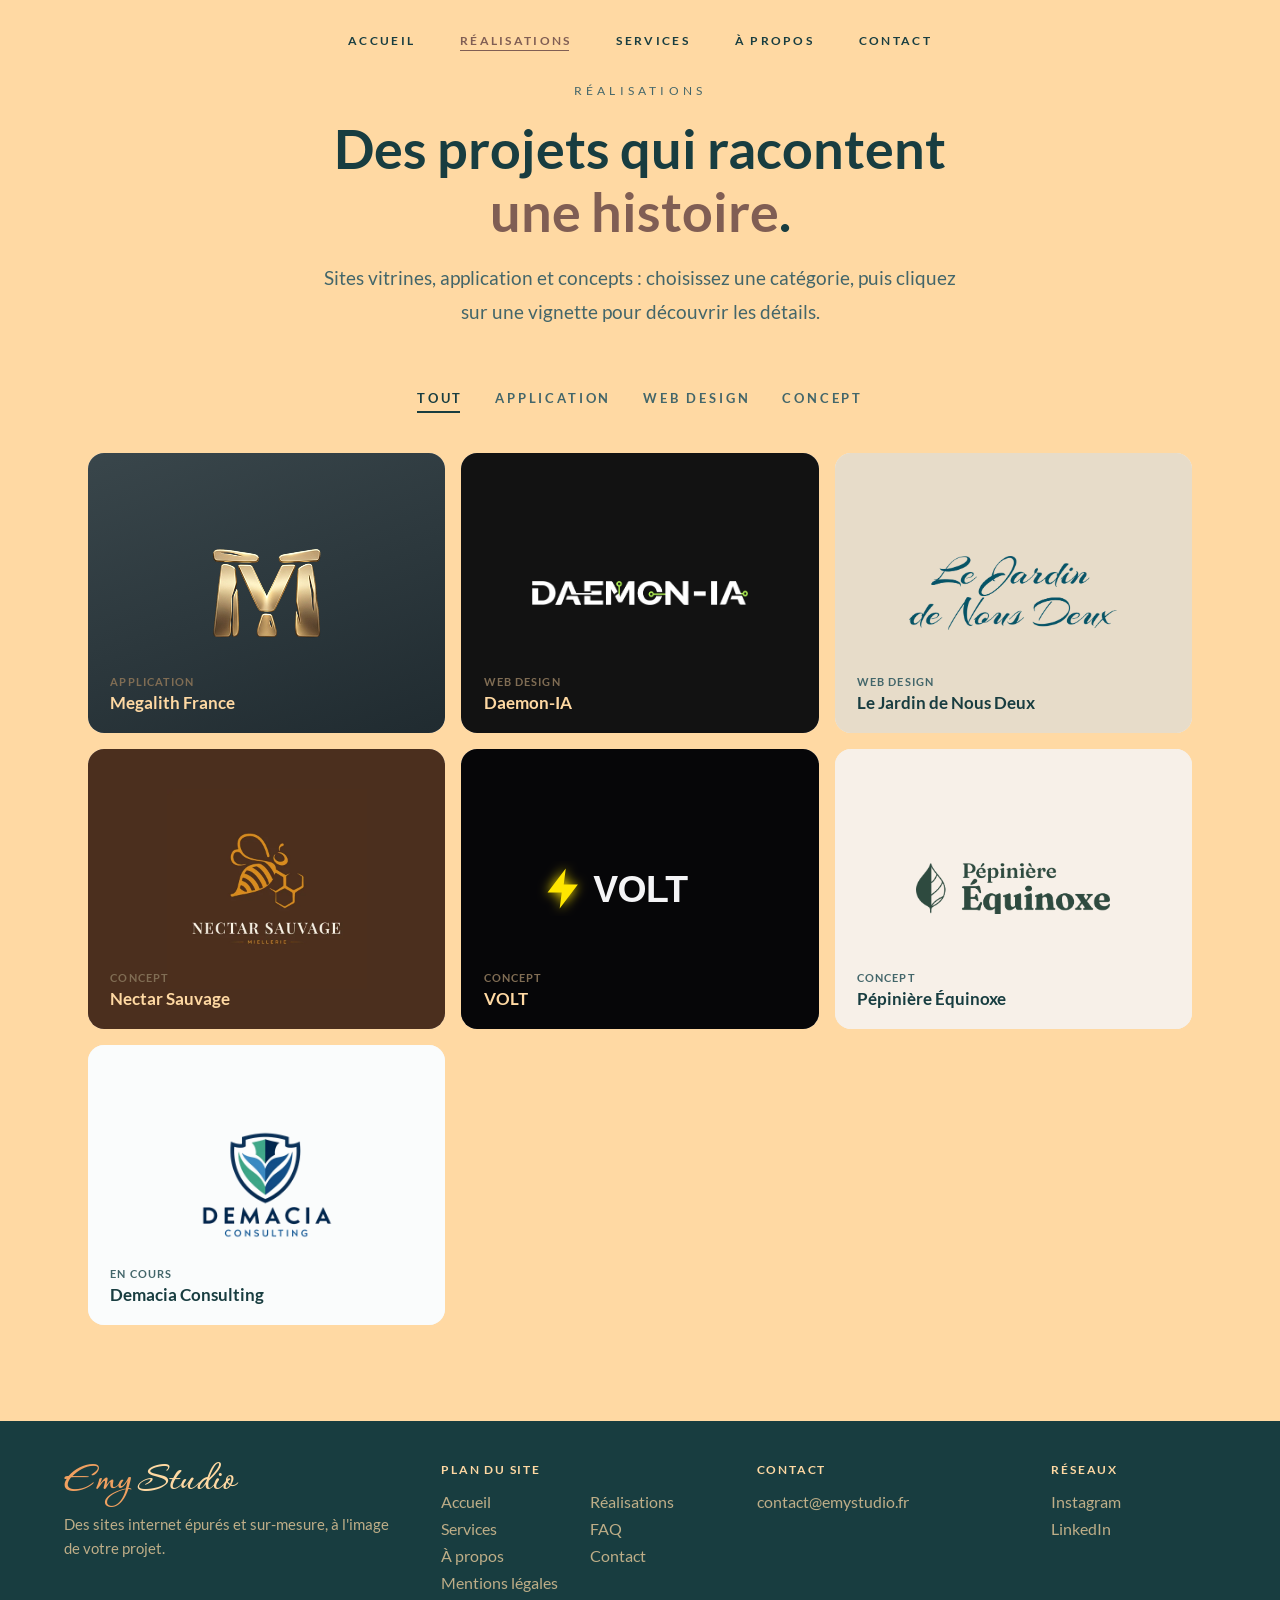
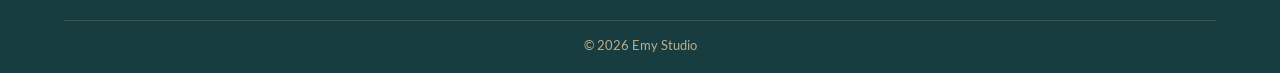
<file: mes-realisations.html>
<!DOCTYPE html>
<html lang="fr">
<head>
<meta charset="UTF-8" />
<meta name="viewport" content="width=device-width, initial-scale=1.0" />
<title>Réalisations · Emy Studio</title>
<meta name="description" content="Les réalisations d'Emy Studio : sites vitrines, application et concepts. Filtrez par catégorie et ouvrez chaque projet pour découvrir les détails." />
<link rel="canonical" href="https://www.emystudio.fr/mes-realisations.html" />
<meta name="theme-color" content="#FFD9A3" />
<link rel="icon" href="favicon.ico?v=2" sizes="any" />
<link rel="icon" type="image/png" href="assets/icon-512.png?v=2" />
<link rel="apple-touch-icon" href="assets/apple-touch-icon.png?v=2" />
<meta property="og:type" content="website" />
<meta property="og:locale" content="fr_FR" />
<meta property="og:site_name" content="Emy Studio" />
<meta property="og:title" content="Réalisations · Emy Studio" />
<meta property="og:description" content="Les réalisations d'Emy Studio : sites vitrines, application et concepts. Filtrez par catégorie et ouvrez chaque projet pour découvrir les détails." />
<meta property="og:url" content="https://www.emystudio.fr/mes-realisations.html" />
<meta property="og:image" content="https://www.emystudio.fr/assets/og-image.jpg" />
<meta property="og:image:width" content="1200" />
<meta property="og:image:height" content="630" />
<meta name="twitter:card" content="summary_large_image" />

<link rel="preload" href="assets/fonts/lato-400-latin.woff2" as="font" type="font/woff2" crossorigin />
<link rel="preload" href="assets/fonts/corinthia-700-latin.woff2" as="font" type="font/woff2" crossorigin />
<link rel="stylesheet" href="style.css" />
</head>
<body class="subpage">

  <button class="nav-burger" aria-label="Ouvrir le menu" aria-expanded="false"></button>

  <main class="page">
    <div class="realisations-page realisations-page--all">

      <div class="realisations-header">
        <p class="eyebrow">Réalisations</p>
        <h1>Des projets qui racontent <span class="accent-word">une histoire</span>.</h1>
        <p>Sites vitrines, application et concepts : choisissez une catégorie, puis cliquez sur une vignette pour découvrir les détails.</p>
      </div>

      <!-- Les onglets se fabriquent tout seuls (merci main.js) à partir du data-category des vignettes :
           nouvelle catégorie = nouvel onglet -->
      <div class="project-filters" role="group" aria-label="Filtrer les réalisations par catégorie"></div>

      <div class="projects-grid">

        <button type="button" id="megalith-france" class="pop-in project-tile"
          data-title="Megalith France" data-category="Application" data-tag="Application"
          data-role="Conception et parcours utilisateur;Maquettes sur Figma;Logo et icône sur Illustrator;Développement complet de l'application;Référencement (SEO);Base de données et mise en ligne"
          data-imgs="assets/projects/megalith-mockup-responsive.mp4"
          data-captions="Démonstration animée de l'application"
          data-extras="assets/projects/tshirt-megalith.jpeg|Le t-shirt|Le logo de Megalith France imprimé sur un t-shirt : la marque prend vie au-delà de l'écran.;;assets/projects/icon-ecran.png|L'icône de l'application|Une fois installée, la web app s'affiche sur l'écran d'accueil du téléphone avec sa propre icône, comme une application classique.|#1C2B30"
          data-detail="PWA mobile-first de recensement et d'exploration des mégalithes (menhirs, dolmens, tumulus), en France et dans plusieurs pays d'Europe. Conçue, designée et développée de A à Z : carte vectorielle avec clustering, radar GPS à 100 m, ajout et validation communautaire des sites, commentaires, système d'exploits, notifications push, interface en 5 langues (français, anglais, espagnol, allemand, italien)."
          data-tools="Vanilla JS · MapLibre · Supabase · PWA · Figma · Illustrator"
          data-logo="assets/projects/megalith-logo.svg"
          data-colors="#C5A059,#1C2B30,#243840,#F0E8D8"
          data-fonts="Cinzel · Playfair Display"
          data-icon-bg="#1C2B30"
          data-url="https://megalithes-france.fr/">
          <div class="project-tile-visual" style="background: linear-gradient(160deg, #39464B 0%, #202B30 100%);">
            <img src="assets/projects/icon-ecran.png" alt="Megalith France" />
          </div>
          <span class="project-tile-overlay">
            <span class="project-tile-cta">Application</span>
            <span class="project-tile-title">Megalith France</span>
          </span>
        </button>

        <button type="button" id="daemon-ia" class="pop-in project-tile"
          data-title="Daemon-IA" data-category="Web design" data-tag="Web design"
          data-role="Maquette sur Figma;Développement sur mesure;Logo et favicon sur Illustrator;Référencement (SEO)"
          data-imgs="assets/projects/daemon-ia-mockup.mp4"
          data-captions="Démonstration animée du site Daemon-IA"
          data-detail="Site vitrine professionnel conçu de A à Z pour capter des prospects et crédibiliser la marque. Présentation de l'expertise en automatisation, IA et Micro-SaaS sur-mesure. Maquette Figma, puis développement sur mesure en HTML, CSS et JavaScript, sans CMS : micro-interactions, focus dynamique vert wasabi, navigation mobile fluide. Logo réalisé sur Illustrator."
          data-tools="HTML · CSS · JavaScript · Figma · Illustrator"
          data-logo="assets/projects/daemon-logo.svg"
          data-logo-bg="#121212"
          data-colors="#121212,#B4F857,#FFFFFF,#333333"
          data-fonts="Montserrat · Plus Jakarta Sans"
          data-url="https://daemon-ia.fr">
          <div class="project-tile-visual" style="background: #121212;">
            <img src="assets/projects/daemon-logo.png" alt="Logo Daemon-IA" style="max-width: 78%; max-height: 78%;" />
          </div>
          <span class="project-tile-overlay">
            <span class="project-tile-cta">Web design</span>
            <span class="project-tile-title">Daemon-IA</span>
          </span>
        </button>

        <button type="button" id="jardin-de-nous-deux" class="pop-in project-tile project-tile--light"
          data-title="Le Jardin de Nous Deux" data-category="Web design" data-tag="Web design"
          data-role="Refonte d'un ancien site Drupal;Maquette validée avec la cliente;Accompagnement pour l'hébergement;WordPress développé en local, validé en visio;Thème enfant, menu et footer en PHP;Réservations et paiement en ligne avec WooCommerce;Référencement avec Yoast SEO;Mise en ligne du site"
          data-imgs="assets/projects/jardin-mockup.mp4"
          data-captions="Démonstration animée du site Le Jardin de Nous Deux"
          data-detail="Refonte complète du site d'un jardin sculpté dans la pierre dorée, à 25 minutes de Lyon. Direction artistique &quot;carnet de voyage&quot; : papier déchiré, kraft, lanières de cuir, photos façon timbres. Développement WordPress sur mesure et système de réservation en ligne : calendrier des visites, réservation en trois étapes, places mises à jour en temps réel, liste des participants. L'association gère ses dates, tarifs et événements en toute autonomie. Site conforme RGPD, référencé et optimisé."
          data-tools="WordPress · Elementor · WooCommerce · ACF · Yoast SEO · PHP · CSS · JavaScript"
          data-extras="assets/projects/jardin-flyer.jpg|Le flyer|Un flyer imprimé dans le même esprit &quot;carnet de voyage&quot; que le site : papier ancien, bord déchiré, typographie manuscrite. Il présente le jardin, les visites sur réservation et renvoie vers le site grâce à un QR code.|#E7DCC9"
          data-colors="#E7DCC9,#6B4228,#3B2A22,#065266"
          data-fonts="Arizonia · Source Sans 3"
          data-icon-bg="#E7DCC9"
          data-url="https://www.jardin-de-nous-deux.fr/">
          <div class="project-tile-visual" style="background: #E7DCC9;">
            <img src="assets/projects/jardin-de-nous-deux-titre.webp" alt="Logo Le Jardin de Nous Deux" style="max-width: 75%; max-height: 70%;" />
          </div>
          <span class="project-tile-overlay">
            <span class="project-tile-cta">Web design</span>
            <span class="project-tile-title">Le Jardin de Nous Deux</span>
          </span>
        </button>


        <button type="button" id="nectar-sauvage" class="pop-in project-tile"
          data-title="Nectar Sauvage" data-category="Concept" data-tag="Concept"
          data-imgs="assets/projects/nectar-sauvage-mockup.mp4"
          data-captions="Démonstration animée du site Nectar Sauvage"
          data-detail="Projet personnel : démo concept pour une miellerie artisanale. Site vitrine avec boutique en ligne : présentation des miels, panier, encart dédié aux professionnels. Ambiance chaleureuse inspirée des tons du miel et de la ruche."
          data-tools="HTML · CSS · JS"
          data-colors="#4b2f1e,#372418,#2f4f3a,#D98C1D,#b67a1d,#f2b84b,#f9f3e8"
          data-fonts="Playfair Display · Montserrat"
          data-url="https://nectar-sauvage.vercel.app/">
          <div class="project-tile-visual" style="background: #4b2f1e;">
            <img src="assets/projects/nectar-sauvage.webp" alt="Logo Nectar Sauvage" style="max-width: 100%; max-height: 100%;" />
          </div>
          <span class="project-tile-overlay">
            <span class="project-tile-cta">Concept</span>
            <span class="project-tile-title">Nectar Sauvage</span>
          </span>
        </button>

        <button type="button" id="volt" class="pop-in project-tile"
          data-title="VOLT" data-category="Concept" data-tag="Concept"
          data-imgs="assets/projects/volt-mockup.mp4"
          data-captions="Démonstration animée du site VOLT"
          data-detail="Projet personnel : démo concept pour une entreprise d'électricité et domotique en Bretagne. Site premium avec animations GSAP, scroll fluide Lenis, sections interactives."
          data-tools="HTML · CSS · JS · GSAP · Lenis"
          data-colors="#060608,#19e3ff,#ffe600,#8df3ff,#f4f4f6"
          data-fonts="Archivo Expanded"
          data-url="https://demo-volt.vercel.app/">
          <div class="project-tile-visual" style="background: #060608;">
            <img src="assets/projects/volt-logo.svg" alt="Logo VOLT" style="max-width: 75%; max-height: 75%;" />
          </div>
          <span class="project-tile-overlay">
            <span class="project-tile-cta">Concept</span>
            <span class="project-tile-title">VOLT</span>
          </span>
        </button>

        <button type="button" id="pepiniere-equinoxe" class="pop-in project-tile project-tile--light"
          data-title="Pépinière Équinoxe" data-category="Concept" data-tag="Concept"
          data-role="Direction artistique et charte graphique;Développement sur mesure, sans framework;Catalogue filtrable et fiches plantes;Panier et commande (retrait ou livraison)"
          data-imgs="assets/projects/pepiniere-mockup.mp4"
          data-captions="Vidéo d'accueil du site Pépinière Équinoxe"
          data-detail="Projet personnel : démo concept pour une pépinière haut de gamme. Site vitrine avec boutique en ligne : catalogue filtrable par exposition, sol, hauteur et feuillage, fiches plantes avec format de pot, entretien et calendrier, panier avec retrait en pépinière ou livraison. Ambiance naturelle et apaisée, tons sauge, crème et terracotta."
          data-tools="HTML · CSS · JS"
          data-logo="assets/projects/pepiniere-logo-full.webp"
          data-logo-bg="#F7F0E8"
          data-colors="#2E4A3F,#61745B,#7D5A3C,#C2604D,#F7F0E8"
          data-fonts="Fraunces · DM Sans"
          data-url="https://pepiniere-equinoxe.vercel.app/">
          <div class="project-tile-visual" style="background: #F7F0E8;">
            <img src="assets/projects/pepiniere-logo-full.webp" alt="Logo Pépinière Équinoxe" style="max-width: 70%; max-height: 60%;" />
          </div>
          <span class="project-tile-overlay">
            <span class="project-tile-cta">Concept</span>
            <span class="project-tile-title">Pépinière Équinoxe</span>
          </span>
        </button>

        <button type="button" id="demacia-consulting" class="pop-in project-tile project-tile--light"
          data-title="Demacia Consulting" data-category="Web design" data-tag="En cours"
          data-detail="Site vitrine en cours de réalisation pour Demacia Consulting, cabinet de conseil en IA et automatisation pour PME. Design minimaliste et professionnel, orienté B2B."
          data-tools="HTML · CSS · JS"
          data-colors="#1A1A1A,#FFFFFF,#0066FF,#38A486,#F5F5F5">
          <div class="project-tile-visual" style="background: #FAFCFC;">
            <img src="assets/projects/demacia-logo.webp" alt="Logo Demacia Consulting" />
          </div>
          <span class="project-tile-overlay">
            <span class="project-tile-cta">En cours</span>
            <span class="project-tile-title">Demacia Consulting</span>
          </span>
        </button>

      </div>
    </div>

    <div class="project-modal" id="projectModal" role="dialog" aria-modal="true" aria-hidden="true" inert>
      <div class="modal-backdrop"></div>
      <div class="modal-card">
        <button class="modal-close" id="modalClose" aria-label="Fermer">
          <svg width="18" height="18" viewBox="0 0 24 24" fill="none">
            <path d="M18 6L6 18M6 6l12 12" stroke="currentColor" stroke-width="2" stroke-linecap="round"/>
          </svg>
        </button>
        <!-- Fiche projet, à lire de haut en bas : le titre, le visuel, le projet, l'identité visuelle -->
        <div class="modal-body modal-head">
          <span class="project-tag" id="modalTag"></span>
          <h2 id="modalTitle"></h2>
          <a href="#" target="_blank" rel="noopener noreferrer" class="modal-site-link" id="modalSiteLink"></a>
          <span class="project-soon" id="modalSoon">Bientôt en ligne</span>
        </div>
        <div class="modal-visual">
          <div class="modal-gallery" id="modalGallery"></div>
        </div>
        <div class="modal-body modal-content">
          <section class="modal-section">
            <h3 class="modal-section-title">Le projet</h3>
            <div class="modal-row modal-row--text">
              <div class="modal-panel">
                <p class="modal-detail" id="modalDetail"></p>
                <div class="modal-role-wrap" id="modalRoleWrap">
                  <span class="modal-meta-label">Mon rôle</span>
                  <ul class="modal-role" id="modalRole"></ul>
                </div>
              </div>
              <div class="modal-panel modal-meta" id="modalToolsWrap">
                <span class="modal-meta-label">Outils</span>
                <ul class="modal-tools" id="modalTools"></ul>
              </div>
            </div>
          </section>
          <section class="modal-section" id="modalIdentity">
            <h3 class="modal-section-title">Identité visuelle</h3>
            <div class="modal-logo" id="modalLogoWrap">
              <img id="modalLogo" alt="" />
            </div>
            <div class="modal-row modal-row--identity">
              <div class="modal-panel modal-meta" id="modalFontsWrap">
                <span class="modal-meta-label">Typographies</span>
                <div class="modal-fonts" id="modalFonts"></div>
              </div>
              <div class="modal-swatches" id="modalColorsWrap" aria-label="Couleurs">
                <div class="modal-swatches-grid" id="modalSwatches"></div>
              </div>
            </div>
          </section>
          <section class="modal-section" id="modalExtrasWrap">
            <h3 class="modal-section-title">Déclinaisons</h3>
            <div class="modal-extras" id="modalExtras"></div>
          </section>
        </div>
        <div class="modal-actions" id="modalActions">
          <a href="#" target="_blank" rel="noopener noreferrer" class="btn btn-primary" id="modalLink">Voir le projet</a>
        </div>
      </div>
    </div>
    <dialog class="lightbox" id="lightbox" aria-label="Image agrandie">
      <img alt="" />
      <button type="button" class="lightbox-close" aria-label="Fermer">
        <svg width="16" height="16" viewBox="0 0 24 24" fill="none">
          <path d="M18 6L6 18M6 6l12 12" stroke="currentColor" stroke-width="1.5" stroke-linecap="round"/>
        </svg>
      </button>
    </dialog>
  </main>

  <footer class="site-footer">
    <div class="footer-main">
      <div class="footer-brand">
        <p class="footer-logo"><span class="accent-word">Emy</span> Studio</p>
        <p class="footer-tagline">Des sites internet épurés et sur-mesure, à l'image de votre projet.</p>
      </div>
      <nav class="footer-col" aria-label="Plan du site">
        <p class="footer-title">Plan du site</p>
        <ul class="footer-plan">
          <li><a href="index.html#accueil">Accueil</a></li>
          <li><a href="mes-realisations.html">Réalisations</a></li>
          <li><a href="index.html#services">Services</a></li>
          <li><a href="index.html#faq">FAQ</a></li>
          <li><a href="index.html#apropos">À propos</a></li>
          <li><a href="index.html#contact">Contact</a></li>
          <li><a href="mentions-legales.html">Mentions légales</a></li>
        </ul>
      </nav>
      <div class="footer-col">
        <p class="footer-title">Contact</p>
        <ul>
          <li><a href="mailto:contact@emystudio.fr" data-copy="contact@emystudio.fr" aria-live="polite">contact@emystudio.fr</a></li>
        </ul>
      </div>
      <div class="footer-col">
        <p class="footer-title">Réseaux</p>
        <ul>
          <li><a href="https://www.instagram.com/emystudio_web/" target="_blank" rel="noopener noreferrer">Instagram</a></li>
          <li><a href="https://www.linkedin.com/in/emilie-roupsard-15a058191/" target="_blank" rel="noopener noreferrer">LinkedIn</a></li>
        </ul>
      </div>
    </div>
    <div class="footer-bottom">
      <p class="footer-copy">© <span class="footer-year">2026</span> Emy Studio</p>
    </div>
  </footer>

  <nav>
    <ul class="nav-links">
      <li><a href="index.html#accueil">Accueil</a></li>
      <li><a href="mes-realisations.html" class="active" aria-current="page">Réalisations</a></li>
      <li><a href="index.html#services">Services</a></li>
      <li><a href="index.html#apropos">À propos</a></li>
      <li><a href="index.html#contact">Contact</a></li>
    </ul>
  </nav>

  <script src="main.js"></script>
</body>
</html>
</file>
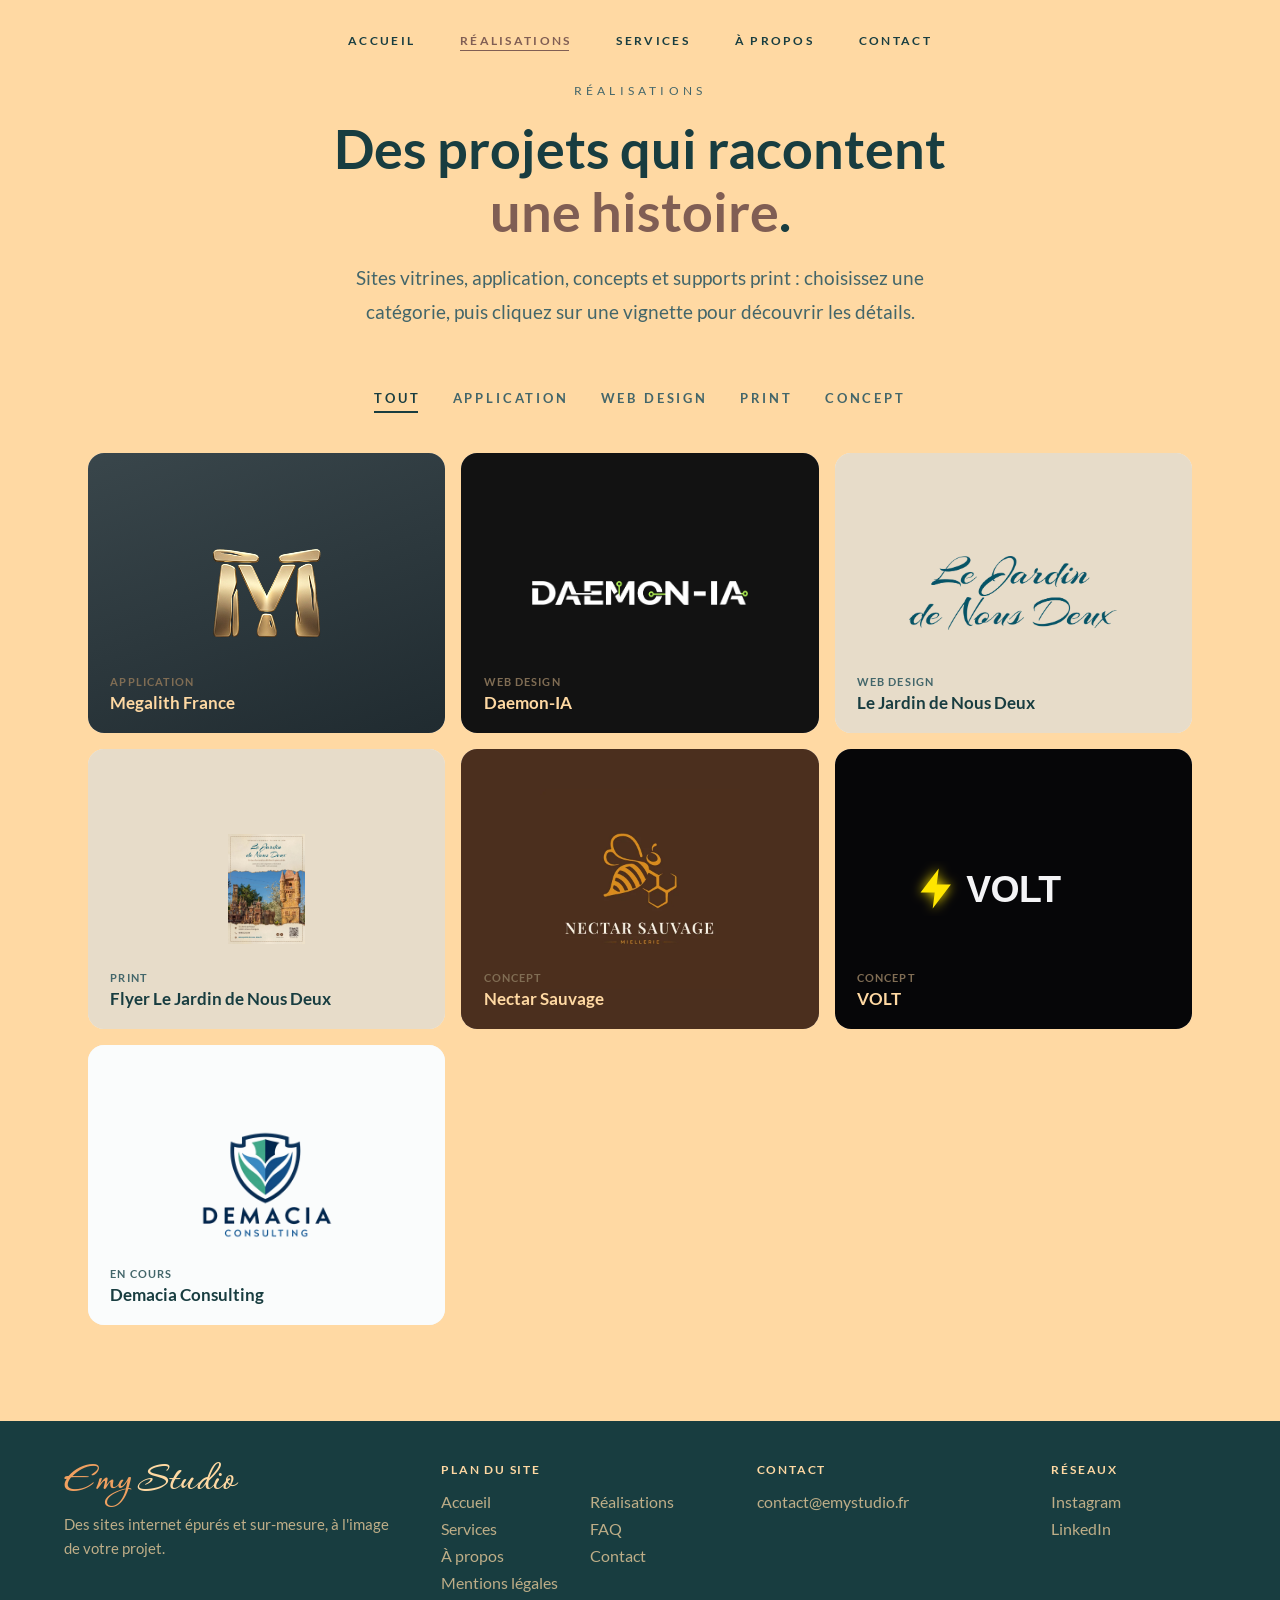
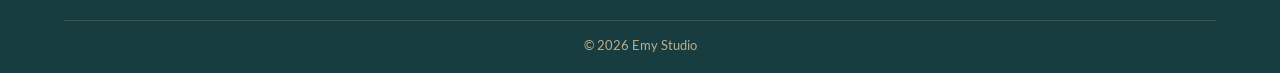
<file: realisations.html>
<!DOCTYPE html>
<html lang="fr">
<head>
<meta charset="UTF-8" />
<meta name="viewport" content="width=device-width, initial-scale=1.0" />
<title>Réalisations · Emy Studio</title>
<meta name="description" content="Les réalisations d'Emy Studio : sites vitrines, application, concepts et print. Filtrez par catégorie et ouvrez chaque projet pour découvrir les détails." />
<link rel="canonical" href="https://www.emystudio.fr/realisations.html" />
<meta name="theme-color" content="#FFD9A3" />
<link rel="icon" href="favicon.ico?v=2" sizes="any" />
<link rel="icon" type="image/png" href="assets/icon-512.png?v=2" />
<link rel="apple-touch-icon" href="assets/apple-touch-icon.png?v=2" />
<meta property="og:type" content="website" />
<meta property="og:locale" content="fr_FR" />
<meta property="og:site_name" content="Emy Studio" />
<meta property="og:title" content="Réalisations · Emy Studio" />
<meta property="og:description" content="Les réalisations d'Emy Studio : sites vitrines, application, concepts et print. Filtrez par catégorie et ouvrez chaque projet pour découvrir les détails." />
<meta property="og:url" content="https://www.emystudio.fr/realisations.html" />
<meta property="og:image" content="https://www.emystudio.fr/assets/og-image.jpg" />
<meta property="og:image:width" content="1200" />
<meta property="og:image:height" content="630" />
<meta name="twitter:card" content="summary_large_image" />

<link rel="preload" href="assets/fonts/lato-400-latin.woff2" as="font" type="font/woff2" crossorigin />
<link rel="preload" href="assets/fonts/corinthia-700-latin.woff2" as="font" type="font/woff2" crossorigin />
<link rel="stylesheet" href="style.css" />
</head>
<body class="subpage">

  <button class="nav-burger" aria-label="Ouvrir le menu" aria-expanded="false"></button>

  <main class="page">
    <div class="realisations-page realisations-page--all">

      <div class="realisations-header">
        <p class="eyebrow">Réalisations</p>
        <h1>Des projets qui racontent <span class="accent-word">une histoire</span>.</h1>
        <p>Sites vitrines, application, concepts et supports print : choisissez une catégorie, puis cliquez sur une vignette pour découvrir les détails.</p>
      </div>

      <!-- Les onglets sont créés par main.js à partir des data-category des vignettes :
           une nouvelle catégorie apparaît toute seule dès qu'une vignette l'utilise -->
      <div class="project-filters" role="group" aria-label="Filtrer les réalisations par catégorie"></div>

      <div class="projects-grid">

        <button type="button" id="megalith-france" class="pop-in project-tile"
          data-title="Megalith France" data-category="Application" data-tag="Application"
          data-role="Conception et parcours utilisateur;Maquettes sur Figma;Logo et icône sur Illustrator;Développement complet de l'application;Référencement (SEO);Base de données et mise en ligne"
          data-imgs="assets/projects/megalith-mockup-responsive.mp4"
          data-captions="Démonstration animée de l'application"
          data-extras="assets/projects/tshirt-megalith.jpeg|Le t-shirt|Le logo de Megalith France imprimé sur un t-shirt : la marque prend vie au-delà de l'écran.;;assets/projects/icon-ecran.png|L'icône de l'application|Une fois installée, la web app s'affiche sur l'écran d'accueil du téléphone avec sa propre icône, comme une application classique.|#1C2B30"
          data-detail="PWA mobile-first de recensement et d'exploration des mégalithes (menhirs, dolmens, tumulus), en France et dans plusieurs pays d'Europe. Conçue, designée et développée de A à Z : carte vectorielle avec clustering, radar GPS à 100 m, ajout et validation communautaire des sites, commentaires, système d'exploits, notifications push, interface en 5 langues (français, anglais, espagnol, allemand, italien)."
          data-tools="Vanilla JS · MapLibre · Supabase · PWA · Figma · Illustrator"
          data-logo="assets/projects/megalith-logo.svg"
          data-colors="#C5A059,#1C2B30,#243840,#F0E8D8"
          data-fonts="Cinzel · Playfair Display"
          data-icon-bg="#1C2B30"
          data-url="https://megalithes-france.fr/">
          <div class="project-tile-visual" style="background: linear-gradient(160deg, #39464B 0%, #202B30 100%);">
            <img src="assets/projects/icon-ecran.png" alt="Megalith France" />
          </div>
          <span class="project-tile-overlay">
            <span class="project-tile-cta">Application</span>
            <span class="project-tile-title">Megalith France</span>
          </span>
        </button>

        <button type="button" id="daemon-ia" class="pop-in project-tile"
          data-title="Daemon-IA" data-category="Web design" data-tag="Web design"
          data-role="Maquette sur Figma;Développement sur mesure;Logo et favicon sur Illustrator;Référencement (SEO)"
          data-imgs="assets/projects/daemon-ia-mockup.mp4"
          data-captions="Démonstration animée du site Daemon-IA"
          data-detail="Site vitrine professionnel conçu de A à Z pour capter des prospects et crédibiliser la marque. Présentation de l'expertise en automatisation, IA et Micro-SaaS sur-mesure. Maquette Figma, puis développement sur mesure en HTML, CSS et JavaScript, sans CMS : micro-interactions, focus dynamique vert wasabi, navigation mobile fluide. Logo réalisé sur Illustrator."
          data-tools="HTML · CSS · JavaScript · Figma · Illustrator"
          data-logo="assets/projects/daemon-logo.svg"
          data-logo-bg="#121212"
          data-colors="#121212,#B4F857,#FFFFFF,#333333"
          data-fonts="Montserrat · Plus Jakarta Sans"
          data-url="https://daemon-ia.fr">
          <div class="project-tile-visual" style="background: #121212;">
            <img src="assets/projects/daemon-logo.png" alt="Logo Daemon-IA" style="max-width: 78%; max-height: 78%;" />
          </div>
          <span class="project-tile-overlay">
            <span class="project-tile-cta">Web design</span>
            <span class="project-tile-title">Daemon-IA</span>
          </span>
        </button>

        <button type="button" id="jardin-de-nous-deux" class="pop-in project-tile project-tile--light"
          data-title="Le Jardin de Nous Deux" data-category="Web design" data-tag="Web design"
          data-role="Refonte d'un ancien site Drupal;Maquette validée avec la cliente;Accompagnement pour l'hébergement;WordPress développé en local, validé en visio;Thème enfant, menu et footer en PHP;Réservations et paiement en ligne avec WooCommerce;Référencement avec Yoast SEO;Mise en ligne du site"
          data-imgs="assets/projects/jardin-mockup.mp4"
          data-captions="Démonstration animée du site Le Jardin de Nous Deux"
          data-detail="Refonte complète du site d'un jardin sculpté dans la pierre dorée, à 25 minutes de Lyon. Direction artistique &quot;carnet de voyage&quot; : papier déchiré, kraft, lanières de cuir, photos façon timbres. Développement WordPress sur mesure et système de réservation en ligne : calendrier des visites, réservation en trois étapes, places mises à jour en temps réel, liste des participants. L'association gère ses dates, tarifs et événements en toute autonomie. Site conforme RGPD, référencé et optimisé."
          data-tools="WordPress · Elementor · WooCommerce · ACF · Yoast SEO · PHP · CSS · JavaScript"
          data-extras="assets/projects/jardin-flyer.jpg|Le flyer|Un flyer imprimé dans le même esprit &quot;carnet de voyage&quot; que le site : papier ancien, bord déchiré, typographie manuscrite. Il présente le jardin, les visites sur réservation et renvoie vers le site grâce à un QR code.|#E7DCC9"
          data-colors="#E7DCC9,#6B4228,#3B2A22,#065266"
          data-fonts="Arizonia · Source Sans 3"
          data-icon-bg="#E7DCC9"
          data-url="https://www.jardin-de-nous-deux.fr/">
          <div class="project-tile-visual" style="background: #E7DCC9;">
            <img src="assets/projects/jardin-de-nous-deux-titre.webp" alt="Logo Le Jardin de Nous Deux" style="max-width: 75%; max-height: 70%;" />
          </div>
          <span class="project-tile-overlay">
            <span class="project-tile-cta">Web design</span>
            <span class="project-tile-title">Le Jardin de Nous Deux</span>
          </span>
        </button>

        <button type="button" id="flyer-jardin-de-nous-deux" class="pop-in project-tile project-tile--light"
          data-title="Flyer Le Jardin de Nous Deux" data-category="Print" data-tag="Print"
          data-imgs="assets/projects/jardin-flyer.jpg"
          data-captions="Le flyer du Jardin de Nous Deux"
          data-detail="Un flyer imprimé dans le même esprit &quot;carnet de voyage&quot; que le site : papier ancien, bord déchiré, typographie manuscrite. Il présente le jardin, les visites sur réservation et renvoie vers le site grâce à un QR code."
          data-url="https://www.jardin-de-nous-deux.fr/">
          <div class="project-tile-visual project-tile-visual--print" style="background: #E7DCC9;">
            <img src="assets/projects/jardin-flyer.jpg" alt="Flyer Le Jardin de Nous Deux" />
          </div>
          <span class="project-tile-overlay">
            <span class="project-tile-cta">Print</span>
            <span class="project-tile-title">Flyer Le Jardin de Nous Deux</span>
          </span>
        </button>

        <button type="button" id="nectar-sauvage" class="pop-in project-tile"
          data-title="Nectar Sauvage" data-category="Concept" data-tag="Concept"
          data-imgs="assets/projects/nectar-sauvage-mockup.mp4"
          data-captions="Démonstration animée du site Nectar Sauvage"
          data-detail="Projet personnel : démo concept pour une miellerie artisanale. Site vitrine avec boutique en ligne : présentation des miels, panier, encart dédié aux professionnels. Ambiance chaleureuse inspirée des tons du miel et de la ruche."
          data-tools="HTML · CSS · JS"
          data-colors="#4b2f1e,#372418,#2f4f3a,#D98C1D,#b67a1d,#f2b84b,#f9f3e8"
          data-fonts="Playfair Display · Montserrat"
          data-url="https://nectar-sauvage.vercel.app/">
          <div class="project-tile-visual" style="background: #4b2f1e;">
            <img src="assets/projects/nectar-sauvage.webp" alt="Logo Nectar Sauvage" style="max-width: 100%; max-height: 100%;" />
          </div>
          <span class="project-tile-overlay">
            <span class="project-tile-cta">Concept</span>
            <span class="project-tile-title">Nectar Sauvage</span>
          </span>
        </button>

        <button type="button" id="volt" class="pop-in project-tile"
          data-title="VOLT" data-category="Concept" data-tag="Concept"
          data-imgs="assets/projects/volt-mockup.mp4"
          data-captions="Démonstration animée du site VOLT"
          data-detail="Projet personnel : démo concept pour une entreprise d'électricité et domotique en Bretagne. Site premium avec animations GSAP, scroll fluide Lenis, sections interactives."
          data-tools="HTML · CSS · JS · GSAP · Lenis"
          data-colors="#060608,#19e3ff,#ffe600,#8df3ff,#f4f4f6"
          data-fonts="Archivo Expanded"
          data-url="https://demo-volt.vercel.app/">
          <div class="project-tile-visual" style="background: #060608;">
            <img src="assets/projects/volt-logo.svg" alt="Logo VOLT" style="max-width: 75%; max-height: 75%;" />
          </div>
          <span class="project-tile-overlay">
            <span class="project-tile-cta">Concept</span>
            <span class="project-tile-title">VOLT</span>
          </span>
        </button>

        <button type="button" id="demacia-consulting" class="pop-in project-tile project-tile--light"
          data-title="Demacia Consulting" data-category="Web design" data-tag="En cours"
          data-detail="Site vitrine en cours de réalisation pour Demacia Consulting, cabinet de conseil en IA et automatisation pour PME. Design minimaliste et professionnel, orienté B2B."
          data-tools="HTML · CSS · JS"
          data-colors="#1A1A1A,#FFFFFF,#0066FF,#38A486,#F5F5F5">
          <div class="project-tile-visual" style="background: #FAFCFC;">
            <img src="assets/projects/demacia-logo.webp" alt="Logo Demacia Consulting" />
          </div>
          <span class="project-tile-overlay">
            <span class="project-tile-cta">En cours</span>
            <span class="project-tile-title">Demacia Consulting</span>
          </span>
        </button>

      </div>
    </div>

    <div class="project-modal" id="projectModal" role="dialog" aria-modal="true" aria-hidden="true" inert>
      <div class="modal-backdrop"></div>
      <div class="modal-card">
        <button class="modal-close" id="modalClose" aria-label="Fermer">
          <svg width="18" height="18" viewBox="0 0 24 24" fill="none">
            <path d="M18 6L6 18M6 6l12 12" stroke="currentColor" stroke-width="2" stroke-linecap="round"/>
          </svg>
        </button>
        <!-- Fiche projet, à lire de haut en bas : le titre, le visuel, le projet, l'identité visuelle -->
        <div class="modal-body modal-head">
          <span class="project-tag" id="modalTag"></span>
          <h2 id="modalTitle"></h2>
          <a href="#" target="_blank" rel="noopener noreferrer" class="modal-site-link" id="modalSiteLink"></a>
          <span class="project-soon" id="modalSoon">Bientôt en ligne</span>
        </div>
        <div class="modal-visual">
          <div class="modal-gallery" id="modalGallery"></div>
        </div>
        <div class="modal-body modal-content">
          <section class="modal-section">
            <h3 class="modal-section-title">Le projet</h3>
            <div class="modal-row modal-row--text">
              <div class="modal-panel">
                <p class="modal-detail" id="modalDetail"></p>
                <div class="modal-role-wrap" id="modalRoleWrap">
                  <span class="modal-meta-label">Mon rôle</span>
                  <ul class="modal-role" id="modalRole"></ul>
                </div>
              </div>
              <div class="modal-panel modal-meta" id="modalToolsWrap">
                <span class="modal-meta-label">Outils</span>
                <ul class="modal-tools" id="modalTools"></ul>
              </div>
            </div>
          </section>
          <section class="modal-section" id="modalIdentity">
            <h3 class="modal-section-title">Identité visuelle</h3>
            <div class="modal-logo" id="modalLogoWrap">
              <img id="modalLogo" alt="" />
            </div>
            <div class="modal-row modal-row--identity">
              <div class="modal-panel modal-meta" id="modalFontsWrap">
                <span class="modal-meta-label">Typographies</span>
                <div class="modal-fonts" id="modalFonts"></div>
              </div>
              <div class="modal-swatches" id="modalColorsWrap" aria-label="Couleurs">
                <div class="modal-swatches-grid" id="modalSwatches"></div>
              </div>
            </div>
          </section>
          <section class="modal-section" id="modalExtrasWrap">
            <h3 class="modal-section-title">Déclinaisons</h3>
            <div class="modal-extras" id="modalExtras"></div>
          </section>
        </div>
        <div class="modal-actions" id="modalActions">
          <a href="#" target="_blank" rel="noopener noreferrer" class="btn btn-primary" id="modalLink">Voir le projet</a>
        </div>
      </div>
    </div>
    <dialog class="lightbox" id="lightbox" aria-label="Image agrandie">
      <img alt="" />
      <button type="button" class="lightbox-close" aria-label="Fermer">
        <svg width="16" height="16" viewBox="0 0 24 24" fill="none">
          <path d="M18 6L6 18M6 6l12 12" stroke="currentColor" stroke-width="1.5" stroke-linecap="round"/>
        </svg>
      </button>
    </dialog>
  </main>

  <footer class="site-footer">
    <div class="footer-main">
      <div class="footer-brand">
        <p class="footer-logo"><span class="accent-word">Emy</span> Studio</p>
        <p class="footer-tagline">Des sites internet épurés et sur-mesure, à l'image de votre projet.</p>
      </div>
      <nav class="footer-col" aria-label="Plan du site">
        <p class="footer-title">Plan du site</p>
        <ul class="footer-plan">
          <li><a href="index.html#accueil">Accueil</a></li>
          <li><a href="realisations.html">Réalisations</a></li>
          <li><a href="index.html#services">Services</a></li>
          <li><a href="index.html#faq">FAQ</a></li>
          <li><a href="index.html#apropos">À propos</a></li>
          <li><a href="index.html#contact">Contact</a></li>
          <li><a href="mentions-legales.html">Mentions légales</a></li>
        </ul>
      </nav>
      <div class="footer-col">
        <p class="footer-title">Contact</p>
        <ul>
          <li><a href="mailto:contact@emystudio.fr">contact@emystudio.fr</a></li>
        </ul>
      </div>
      <div class="footer-col">
        <p class="footer-title">Réseaux</p>
        <ul>
          <li><a href="https://www.instagram.com/emystudio_web/" target="_blank" rel="noopener noreferrer">Instagram</a></li>
          <li><a href="https://www.linkedin.com/in/emilie-roupsard-15a058191/" target="_blank" rel="noopener noreferrer">LinkedIn</a></li>
        </ul>
      </div>
    </div>
    <div class="footer-bottom">
      <p class="footer-copy">© <span class="footer-year">2026</span> Emy Studio</p>
    </div>
  </footer>

  <nav>
    <ul class="nav-links">
      <li><a href="index.html#accueil">Accueil</a></li>
      <li><a href="realisations.html" class="active" aria-current="page">Réalisations</a></li>
      <li><a href="index.html#services">Services</a></li>
      <li><a href="index.html#apropos">À propos</a></li>
      <li><a href="index.html#contact">Contact</a></li>
    </ul>
  </nav>

  <script src="main.js"></script>
</body>
</html>
</file>
<file: style.css>
/* Coucou toi qui fouilles dans mon CSS !
   Les polices vivent ici, à la maison : pas de détour par Google Fonts, pas de mouchard.
   Les fichiers "preview-" sont des polices au régime : juste les lettres de leur nom,
   pour les fiches projets. Pourquoi charger tout l'alphabet quand on n'en montre que six ? */
@font-face { font-family: 'Corinthia'; font-style: normal; font-weight: 700; font-display: swap; src: url('assets/fonts/corinthia-700-latin-ext.woff2') format('woff2'); unicode-range: U+0100-02BA, U+02BD-02C5, U+02C7-02CC, U+02CE-02D7, U+02DD-02FF, U+0304, U+0308, U+0329, U+1D00-1DBF, U+1E00-1E9F, U+1EF2-1EFF, U+2020, U+20A0-20AB, U+20AD-20C4, U+2113, U+2C60-2C7F, U+A720-A7FF; }
@font-face { font-family: 'Corinthia'; font-style: normal; font-weight: 700; font-display: swap; src: url('assets/fonts/corinthia-700-latin.woff2') format('woff2'); unicode-range: U+0000-00FF, U+0131, U+0152-0153, U+02BB-02BC, U+02C6, U+02DA, U+02DC, U+0304, U+0308, U+0329, U+2000-206F, U+20AC, U+2122, U+2191, U+2193, U+2212, U+2215, U+FEFF, U+FFFD; }
@font-face { font-family: 'Lato'; font-style: normal; font-weight: 400; font-display: swap; src: url('assets/fonts/lato-400-latin-ext.woff2') format('woff2'); unicode-range: U+0100-02BA, U+02BD-02C5, U+02C7-02CC, U+02CE-02D7, U+02DD-02FF, U+0304, U+0308, U+0329, U+1D00-1DBF, U+1E00-1E9F, U+1EF2-1EFF, U+2020, U+20A0-20AB, U+20AD-20C4, U+2113, U+2C60-2C7F, U+A720-A7FF; }
@font-face { font-family: 'Lato'; font-style: normal; font-weight: 400; font-display: swap; src: url('assets/fonts/lato-400-latin.woff2') format('woff2'); unicode-range: U+0000-00FF, U+0131, U+0152-0153, U+02BB-02BC, U+02C6, U+02DA, U+02DC, U+0304, U+0308, U+0329, U+2000-206F, U+20AC, U+2122, U+2191, U+2193, U+2212, U+2215, U+FEFF, U+FFFD; }
@font-face { font-family: 'Lato'; font-style: normal; font-weight: 700; font-display: swap; src: url('assets/fonts/lato-700-latin-ext.woff2') format('woff2'); unicode-range: U+0100-02BA, U+02BD-02C5, U+02C7-02CC, U+02CE-02D7, U+02DD-02FF, U+0304, U+0308, U+0329, U+1D00-1DBF, U+1E00-1E9F, U+1EF2-1EFF, U+2020, U+20A0-20AB, U+20AD-20C4, U+2113, U+2C60-2C7F, U+A720-A7FF; }
@font-face { font-family: 'Lato'; font-style: normal; font-weight: 700; font-display: swap; src: url('assets/fonts/lato-700-latin.woff2') format('woff2'); unicode-range: U+0000-00FF, U+0131, U+0152-0153, U+02BB-02BC, U+02C6, U+02DA, U+02DC, U+0304, U+0308, U+0329, U+2000-206F, U+20AC, U+2122, U+2191, U+2193, U+2212, U+2215, U+FEFF, U+FFFD; }
@font-face { font-family: 'Cinzel'; font-display: swap; src: url('assets/fonts/preview-cinzel.woff2') format('woff2'); }
@font-face { font-family: 'Playfair Display'; font-display: swap; src: url('assets/fonts/preview-playfair-display.woff2') format('woff2'); }
@font-face { font-family: 'Montserrat'; font-display: swap; src: url('assets/fonts/preview-montserrat.woff2') format('woff2'); }
@font-face { font-family: 'Plus Jakarta Sans'; font-display: swap; src: url('assets/fonts/preview-plus-jakarta-sans.woff2') format('woff2'); }
@font-face { font-family: 'Arizonia'; font-display: swap; src: url('assets/fonts/preview-arizonia.woff2') format('woff2'); }
@font-face { font-family: 'Source Sans 3'; font-display: swap; src: url('assets/fonts/preview-source-sans-3.woff2') format('woff2'); }
@font-face { font-family: 'Archivo Expanded'; font-display: swap; src: url('assets/fonts/preview-archivo-expanded.woff2') format('woff2'); }

:root {
  --bg: #FFD9A3;           /* Abricot : le fond, la couleur doudou du site */
  --ink: #183D40;          /* Bleu canard profond : textes et titres (les canards n'ont rien demandé) */
  --ink-soft: #43666A;     /* Bleu gris, foncé exprès pour qu'on lise sans plisser les yeux : textes secondaires */
  --accent: #805E54;       /* Brun rosé : mots en couleur, liens et icônes, la petite touche de blush */
  --sand: #FFEBCF;         /* Abricot très clair : cartes et étiquettes */
  --panel: #183D40;        /* Bleu canard encore : menu, bouton principal, pied de page. Oui, j'ai un chouchou. */
  --panel-text: #FFD9A3;
  --rose: #806D54;         /* Brun olive : la touche secondaire ("voir le projet") */
  --ease: cubic-bezier(0.65, 0, 0.35, 1);
  /* Texte de 17 px sur téléphone à 19 px sur ordinateur : ça grandit avec l'écran */
  --text: clamp(1.0625rem, 0.95rem + 0.4vw, 1.1875rem);
  --text-sm: clamp(0.9375rem, 0.9rem + 0.15vw, 1rem); /* Petits textes : 15 à 16 px, discrets mais lisibles */
}

* { margin: 0; padding: 0; box-sizing: border-box; }

body {
  background: var(--bg);
  transition: background-color 0.9s ease;
  color: var(--ink);
  min-height: 100vh;
  font-family: 'Lato', sans-serif;
  overflow-x: clip;
  /* Pas de faux gras ni de faux italique : on assume les graisses qu'on a chargées */
  font-synthesis: none;
  font-size: var(--text);
  /* Pas touche au texte : rien ne se sélectionne (pas de surlignage bleu au double clic) */
  -webkit-user-select: none;
  user-select: none;
}
/* Sauf les champs du formulaire : il faut bien pouvoir écrire et corriger son message */
input, textarea, select {
  -webkit-user-select: text;
  user-select: text;
}

a { color: inherit; text-decoration: none; }

/* ===== Barre de défilement assortie, parce que les détails, c'est mon truc ===== */
html { scrollbar-color: var(--accent) var(--bg); }
/* Pour Safari, qui fait toujours un peu sa diva avec scrollbar-color */
::-webkit-scrollbar { width: 10px; }
::-webkit-scrollbar-track { background: var(--bg); }
::-webkit-scrollbar-thumb {
  background: var(--accent);
  border-radius: 10px;
  border: 2px solid var(--bg);
}
::-webkit-scrollbar-thumb:hover { background: var(--ink); }

/* ===== Le petit bouton "on remonte !" ===== */
.scroll-top {
  position: fixed;
  bottom: 1.8rem;
  right: 1.8rem;
  width: 44px;
  height: 44px;
  border-radius: 50%;
  border: 1px solid rgba(24, 61, 64, 0.15);
  background: var(--bg);
  color: var(--ink);
  display: flex;
  align-items: center;
  justify-content: center;
  cursor: pointer;
  z-index: 500;
  opacity: 0;
  transform: translateY(10px);
  pointer-events: none;
  box-shadow: 0 12px 30px -12px rgba(24, 61, 64, 0.4);
  transition: opacity 0.4s var(--ease), transform 0.4s var(--ease),
              background 0.3s var(--ease), border-color 0.3s var(--ease);
}
.scroll-top--modal { z-index: 2; }   /* posé au-dessus de la fiche ouverte */
.scroll-top.visible {
  opacity: 1;
  transform: translateY(0);
  pointer-events: auto;
}
.scroll-top:hover {
  background: var(--ink);
  color: var(--bg);
  border-color: var(--ink);
  transform: translateY(-3px);
}
@media (prefers-reduced-motion: reduce) {
  .scroll-top { transition: opacity 0.2s ease; }
}

.page {
  min-height: 100vh;
}

/* ====================================
   À PROPOS : la page où je parle de moi (promis, pas trop)
   ==================================== */
.about-page {
  max-width: 72rem;
  margin: 0 auto;
  padding: 5rem 1.5rem 6rem;
}

.about-hero {
  display: grid;
  grid-template-columns: 1fr;
  gap: 3rem;
  align-items: center;
  margin-bottom: clamp(4rem, 10vw, 7rem);
}
@media (min-width: 800px) {
  /* Photo et texte calés sur leur vraie largeur, le tout bien centré */
  .about-hero {
    grid-template-columns: minmax(240px, 340px) minmax(0, 34rem);
    justify-content: center;
    gap: 4.5rem;
  }
}

.about-photo img {
  width: 100%;
  aspect-ratio: 1 / 1;
  object-fit: cover;
  border-radius: 1.75rem;
  box-shadow: 0 30px 60px -25px rgba(24, 61, 64, 0.35);
}

.about-intro .eyebrow {
  font-family: 'Lato', sans-serif;
  font-weight: 500;
  letter-spacing: 0.35em;
  text-transform: uppercase;
  font-size: 0.75rem;
  color: var(--ink-soft);
}
.about-intro h2 {
  margin-top: 1rem;
  font-family: 'Lato', sans-serif;
  font-weight: 700;
  font-size: clamp(2.2rem, 5vw, 3.4rem);
  line-height: 1.15;
  color: var(--ink);
}
.about-intro h2 .accent-word {
  color: var(--accent);
}
.about-intro .about-lead {
  margin-top: 1.4rem;
  max-width: 34rem;
  font-family: 'Lato', sans-serif;
  font-weight: 400;
  line-height: 1.75;
  font-size: var(--text);
  color: var(--ink-soft);
}

.about-sections {
  display: flex;
  flex-direction: column;
  gap: clamp(3rem, 7vw, 4.5rem);
}

.about-section {
  display: grid;
  grid-template-columns: 1fr;
  gap: 1rem;
}
@media (min-width: 700px) {
  .about-section {
    grid-template-columns: 6rem 1fr;
    gap: 2rem;
  }
}

.about-num {
  font-family: 'Lato', sans-serif;
  font-weight: 700;
  font-size: 1.4rem;
  color: var(--accent);
}

.about-section h3 {
  font-family: 'Lato', sans-serif;
  font-weight: 700;
  font-size: clamp(1.4rem, 2.5vw, 1.8rem);
  color: var(--ink);
  margin-bottom: 1rem;
}
.about-section p {
  font-family: 'Lato', sans-serif;
  font-weight: 400;
  line-height: 1.75;
  color: var(--ink-soft);
  max-width: 40rem;
  font-size: var(--text);
}
.about-section p + p {
  margin-top: 1rem;
}
.about-section p a {
  color: var(--ink);
  font-weight: 600;
  text-decoration: underline;
  text-decoration-color: var(--accent);
  text-underline-offset: 3px;
}

/* 01 à 03 en cartes horizontales, rangées l'une sous l'autre :
   le numéro à gauche, le texte à droite (et empilés sur mobile) */
.about-cards {
  display: grid;
  gap: 1.2rem;
}
.about-section.about-card {
  display: block;
  background: var(--sand);
  border-radius: 1.5rem;
  padding: 2rem 1.9rem 2.2rem;
  transition: transform 0.4s var(--ease), box-shadow 0.4s var(--ease);
}
@media (hover: hover) { /* au doigt, la carte ne reste pas soulevée après un toucher */
.about-card:hover {
  transform: translateY(-5px);
  box-shadow: 0 24px 50px -25px rgba(24, 61, 64, 0.4);
}
}
.about-card .about-num {
  width: 3rem;
  height: 3rem;
  margin-bottom: 1.3rem;
  border-radius: 50%;
  display: grid;
  place-items: center;
  background: var(--ink);
  color: var(--bg);
  font-size: 0.95rem;
}
.about-card h3 { font-size: 1.3rem; margin-bottom: 0.7rem; }
@media (min-width: 700px) {
  .about-section.about-card {
    display: grid;
    grid-template-columns: 3rem 1fr;
    gap: 2.2rem;
    padding: 2.4rem 2.6rem;
  }
  .about-card .about-num { margin-bottom: 0; }
  .about-card p { max-width: none; }
}

/* ====================================
   RÉALISATIONS : la vitrine, mes bébés
   ==================================== */
.realisations-page {
  max-width: 72rem;
  margin: 0 auto;
  padding: 5rem 1.5rem 6rem;
}

.realisations-header {
  max-width: 40rem;
  margin-bottom: clamp(3rem, 8vw, 5rem);
}
.realisations-header .eyebrow {
  margin-top: 0; /* sinon il hérite de la marge de .realisations-header p (l'héritage, toujours l'héritage) */
  font-family: 'Lato', sans-serif;
  font-weight: 500;
  letter-spacing: 0.35em;
  text-transform: uppercase;
  font-size: 0.75rem;
  color: var(--ink-soft);
}
.realisations-header h2 {
  margin-top: 1rem;
  font-family: 'Lato', sans-serif;
  font-weight: 700;
  font-size: clamp(2.2rem, 5vw, 3.4rem);
  line-height: 1.15;
  color: var(--ink);
}
.realisations-header h2 .accent-word { color: var(--accent); }
.realisations-header p {
  margin-top: 1.2rem;
  font-family: 'Lato', sans-serif;
  line-height: 1.75;
  color: var(--ink-soft);
  font-size: var(--text);
}

.projects-grid {
  display: grid;
  grid-template-columns: repeat(3, 1fr);
  grid-auto-rows: 280px;
  gap: 1rem;
}
@media (max-width: 900px) {
  .projects-grid {
    grid-template-columns: repeat(2, 1fr);
    grid-auto-rows: 200px;
  }
  .project-tile:nth-child(1) { grid-column: span 2; }
}
@media (max-width: 560px) {
  .projects-grid {
    grid-template-columns: 1fr;
    grid-auto-rows: 240px;
  }
  .project-tile { grid-column: span 1 !important; }
}

/* Sous les 3 vignettes de l'accueil : le lien vers la page Réalisations */
.projects-more {
  margin-top: 2.5rem;
  text-align: center;
}

/* Page Réalisations : onglets en lettres capitales, soulignés quand ils sont choisis
   (même esprit que les liens-boutons du site, pas de pastilles) */
.realisations-header h1 {
  margin-top: 1rem;
  font-family: 'Lato', sans-serif;
  font-weight: 700;
  font-size: clamp(2.2rem, 5vw, 3.4rem);
  line-height: 1.15;
  color: var(--ink);
}
.realisations-header h1 .accent-word { color: var(--accent); }
.project-filters {
  display: flex;
  flex-wrap: wrap;
  gap: 0.6rem 2rem;
  margin: -1.5rem 0 2.5rem;
}
.project-filter {
  position: relative;
  padding: 0.4rem 0;
  border: none;
  background: none;
  font-family: 'Lato', sans-serif;
  font-size: 0.8rem;
  font-weight: 700;
  letter-spacing: 0.22em;
  text-transform: uppercase;
  color: var(--ink-soft);
  cursor: pointer;
  transition: color 0.3s var(--ease);
}
.project-filter::after {
  content: "";
  position: absolute;
  left: 0;
  right: 0.22em;
  bottom: 0;
  height: 2px;
  background: currentColor;
  transform: scaleX(0);
  transition: transform 0.3s var(--ease);
}
.project-filter:hover { color: var(--accent); }
.project-filter[aria-pressed="true"] { color: var(--ink); }
.project-filter[aria-pressed="true"]::after { transform: scaleX(1); }
.project-filter:focus-visible { outline: 2px solid currentColor; outline-offset: 6px; }
.project-tile[hidden] { display: none; }
/* Page Réalisations : en-tête et onglets centrés, comme le reste du site */
.realisations-page--all .realisations-header { margin-left: auto; margin-right: auto; text-align: center; }
.realisations-page--all .project-filters { justify-content: center; }

/* Vignette pleine image, étiquette et titre posés en bas ; les détails s'ouvrent dans la fiche */
.project-tile {
  position: relative;
  display: block;
  width: 100%;
  height: 100%;
  border: none;
  padding: 0;
  margin: 0;
  cursor: pointer;
  border-radius: 1rem;
  overflow: hidden;
  isolation: isolate;
  z-index: 1000;
  transition: transform 0.45s var(--ease), box-shadow 0.45s var(--ease);
}
.project-tile:hover,
.project-tile:focus-visible {
  transform: translateY(-5px) scale(1.015);
  box-shadow: 0 24px 60px -20px rgba(24, 61, 64, 0.5);
}
.project-tile:focus-visible {
  outline: 2px solid var(--accent);
  outline-offset: 3px;
}

.project-tile-visual {
  position: absolute;
  inset: 0;
  display: flex;
  align-items: center;
  justify-content: center;
  padding: 2.5rem;
}
.project-tile-visual img {
  max-width: 55%;
  max-height: 55%;
  object-fit: contain;
  transition: transform 0.5s cubic-bezier(0.22, 1, 0.36, 1);
}
.project-tile:hover .project-tile-visual img,
.project-tile:focus-visible .project-tile-visual img {
  transform: scale(1.06);
}


.project-tile-overlay {
  position: absolute;
  inset: 0;
  display: flex;
  flex-direction: column;
  align-items: flex-start;
  justify-content: flex-end;
  padding: 1.2rem 1.4rem;
  transition: transform 0.45s var(--ease);
}
.project-tile:hover .project-tile-overlay,
.project-tile:focus-visible .project-tile-overlay {
  transform: translateY(-4px);
}
.project-tile-title {
  font-family: 'Lato', sans-serif;
  font-style: normal;
  font-weight: 600;
  font-size: 1.05rem;
  color: var(--panel-text);
  transition: color 0.3s var(--ease);
}
.project-tile:hover .project-tile-title,
.project-tile:focus-visible .project-tile-title {
  color: var(--accent);
}
.project-tile-cta {
  display: block;
  margin-bottom: 0.25rem;
  font-family: 'Lato', sans-serif;
  font-size: 0.68rem;
  font-weight: 600;
  letter-spacing: 0.1em;
  text-transform: uppercase;
  color: var(--rose);
}

/* Vignettes à fond clair : titre et étiquette en foncé, sinon blanc sur blanc = magie noire */
.project-tile--light .project-tile-title {
  color: var(--ink);
}
.project-tile--light:hover .project-tile-title,
.project-tile--light:focus-visible .project-tile-title {
  color: var(--accent);
}
.project-tile--light .project-tile-cta {
  color: var(--ink-soft);
}

.project-tag {
  display: inline-block;
  background: var(--sand);
  color: var(--ink);
  font-size: 0.72rem;
  font-weight: 600;
  letter-spacing: 0.08em;
  text-transform: uppercase;
  padding: 0.3rem 0.7rem;
  border-radius: 999px;
}

.project-soon {
  display: inline-block;
  background: var(--sand);
  color: var(--ink-soft);
  font-size: 0.78rem;
  font-weight: 600;
  padding: 0.35rem 0.8rem;
  border-radius: 999px;
}

/* ====================================
   FICHE PROJET : la fenêtre qui s'ouvre au clic sur un projet
   ==================================== */
.project-modal {
  position: fixed;
  inset: 0;
  z-index: 1200;
  opacity: 0;
  pointer-events: none;
  transition: opacity 0.35s ease;
}
.project-modal.open {
  opacity: 1;
  pointer-events: auto;
}

.modal-backdrop {
  position: absolute;
  inset: 0;
  background: rgba(24, 61, 64, 0.45);
  backdrop-filter: blur(8px);
  -webkit-backdrop-filter: blur(8px);
}

/* La fiche prend tout l'écran, quelle que soit sa taille */
.modal-card {
  position: relative;
  display: flex;
  flex-direction: column;
  width: 100vw;
  height: 100dvh;
  background: var(--bg);
  overflow-y: auto;
  transform: translateY(24px) scale(0.98);
  opacity: 0;
  transition: transform 0.45s cubic-bezier(0.16, 1, 0.3, 1), opacity 0.4s ease;
}
.project-modal.open .modal-card {
  transform: translateY(0) scale(1);
  opacity: 1;
}

.modal-close {
  position: fixed;
  top: max(1rem, env(safe-area-inset-top));
  right: max(1rem, env(safe-area-inset-right));
  z-index: 5;
  width: 44px;
  height: 44px;
  border-radius: 50%;
  border: none;
  background: var(--panel);     /* bleu canard plein : on le repère tout de suite */
  display: flex;
  align-items: center;
  justify-content: center;
  color: var(--panel-text);
  cursor: pointer;
  box-shadow: 0 10px 24px -10px rgba(24, 61, 64, 0.55);
  transition: background 0.3s var(--ease), transform 0.3s var(--ease);
}
.modal-close:hover {
  background: var(--accent);
  transform: rotate(90deg);
}

/* Les images arrivent en dernier, dans la continuité du texte */
.modal-visual {
  position: relative;
  flex: none;
  background: var(--bg);
  padding: 1.5rem;
}
@media (min-width: 700px) {
  .modal-visual {
    padding: 2.5rem 1.5rem;
  }
}

/* Plusieurs images côte à côte plutôt qu'un carrousel : personne n'aime les carrousels */
.modal-gallery {
  width: 100%;
  max-width: 69rem; /* 72rem moins les marges : bien aligné sur le texte */
  margin: 0 auto;
  display: grid;
  grid-template-columns: repeat(auto-fit, minmax(220px, 1fr));
  gap: 1rem;
}
@media (max-width: 560px) {
  .modal-gallery {
    grid-template-columns: 1fr;
  }
}
.modal-gallery video {
  display: block;
  width: 100%;
  max-width: 56rem;
  height: auto;
  margin: 0 auto;
  /* Le masque épouse exactement l'image affichée (contain + centrée) */
  -webkit-mask-size: contain;
  mask-size: contain;
  -webkit-mask-position: center;
  mask-position: center;
  -webkit-mask-repeat: no-repeat;
  mask-repeat: no-repeat;
}
.modal-gallery img {
  width: 100%;
  height: auto;
  object-fit: contain;
  border-radius: 1rem;
  transition: transform 0.4s var(--ease);
}
.modal-gallery-card {
  display: flex;
  align-items: center;
  justify-content: center;
  border-radius: 1rem;
  padding: 2rem;
}
.modal-gallery img.is-icon {
  width: auto;
  max-width: 100%;
}
.modal-gallery img:hover {
  transform: scale(1.02);
}
/* Une seule image : on la montre en entier, pas de recadrage sauvage */
.modal-gallery.single {
  grid-template-columns: 1fr;
  max-width: 46rem;
}
.modal-gallery.single img {
  aspect-ratio: auto;
  max-height: 75vh;
  object-fit: contain;
}
.modal-body {
  flex: none;
  width: 100%;
  /* Mêmes largeur et marges que le reste du site, on reste cohérente */
  max-width: 72rem;
  margin: 0 auto;
  padding: calc(4rem + env(safe-area-inset-top)) 1.5rem 2rem;
}
@media (min-width: 700px) {
  .modal-body { padding-top: calc(5.5rem + env(safe-area-inset-top)); padding-bottom: 3rem; }
}
@media (min-width: 1200px) {
  .modal-body { padding-top: calc(7rem + env(safe-area-inset-top)); padding-bottom: 3.5rem; }
}
.modal-body h2 {
  margin-top: 0.8rem;
  font-family: 'Lato', sans-serif;
  font-weight: 700;
  font-size: clamp(1.8rem, 4.5vw, 3.2rem);
  color: var(--ink);
}
/* Une seule vidéo : entière, sans dépasser la hauteur de l'écran */
.modal-gallery.single video {
  width: auto;
  max-width: 100%;
  max-height: min(640px, 80vh);
}
/* La fiche se lit de haut en bas : titre, visuel, "Le projet", "Identité visuelle" */
.modal-head { padding-bottom: 0; }
.modal-content { padding-top: clamp(2.5rem, 6vw, 4.5rem); }
.modal-section + .modal-section { margin-top: clamp(3rem, 7vw, 5rem); }
.modal-section-title {
  margin-bottom: 1.2rem;
  font-family: 'Lato', sans-serif;
  font-weight: 700;
  font-size: clamp(1.4rem, 2.6vw, 2rem);
  color: var(--ink);
}
/* Le logo du projet en grand, sur la couleur de sa marque */
.modal-logo {
  display: flex;
  align-items: center;
  justify-content: center;
  margin-bottom: 1rem;
  padding: clamp(3rem, 8vw, 5.5rem) 1.5rem;
  border-radius: 1.5rem;
}
.modal-logo img {
  display: block;
  width: min(100%, 30rem);
  height: auto;
}
/* Cartes claires côte à côte (empilées sur mobile).
   En flex : si une carte manque, sa voisine prend toute la place sans rien dire. */
.modal-row {
  display: flex;
  flex-direction: column;
  gap: 1rem;
}
@media (min-width: 900px) {
  .modal-row { flex-direction: row; }
  .modal-row--text > :first-child { flex: 2 1 0; }
  .modal-row--text > :last-child { flex: 1 1 0; }
  .modal-row--identity > :first-child { flex: 1.3 1 0; }
  .modal-row--identity > :last-child { flex: 1 1 0; }
}
.modal-panel {
  background: var(--sand);
  border-radius: 1.5rem;
  padding: 1.8rem 1.6rem;
}
@media (min-width: 700px) {
  .modal-panel { padding: 2.2rem 2.4rem; }
}
.modal-detail {
  font-family: 'Lato', sans-serif;
  line-height: 1.75;
  color: var(--ink-soft);
  font-size: var(--text);
}
.modal-meta-label {
  display: block;
  font-family: 'Lato', sans-serif;
  font-weight: 700;
  font-size: 0.75rem;
  letter-spacing: 0.2em;
  text-transform: uppercase;
  color: var(--ink);
  margin-bottom: 1.2rem;
}
/* Typos : un grand "Aa" dans la police, puis son nom et son rôle */
.modal-font {
  display: flex;
  align-items: center;
  gap: clamp(1.2rem, 3vw, 2rem);
  padding: 1.3rem 0;
  border-top: 1px solid rgba(24, 61, 64, 0.12);
}
.modal-font:first-child { padding-top: 0; border-top: none; }
.modal-font:last-child { padding-bottom: 0; }
.modal-font-sample {
  flex: none;
  min-width: clamp(4.5rem, 8vw, 6.5rem);
  font-size: calc(clamp(3.2rem, 6vw, 4.6rem) * var(--font-scale, 1));
  line-height: 1;
  color: var(--ink);
}
.modal-font-info {
  display: flex;
  flex-direction: column;
  gap: 0.35rem;
}
.modal-font-name {
  font-size: calc(clamp(1.3rem, 2.2vw, 1.7rem) * var(--font-scale, 1));
  line-height: 1.2;
  color: var(--ink);
}
.modal-font-role {
  font-family: 'Lato', sans-serif;
  font-weight: 700;
  font-size: 0.72rem;
  letter-spacing: 0.2em;
  text-transform: uppercase;
  color: var(--ink-soft);
}
/* Couleurs : une carte par couleur, avec son code écrit dedans */
.modal-swatches-grid {
  display: grid;
  grid-template-columns: repeat(2, 1fr);
  grid-auto-rows: minmax(6.5rem, 1fr);
  gap: 1rem;
  height: 100%;
}
.modal-swatch {
  display: flex;
  align-items: flex-end;
  padding: 1rem 1.1rem;
  border-radius: 1.5rem;
  border: 1px solid rgba(24, 61, 64, 0.12);
  font-family: 'Lato', sans-serif;
  font-weight: 700;
  font-size: 0.8rem;
  letter-spacing: 0.08em;
}
/* Outils : une pastille par outil, comme des stickers sur un ordi */
.modal-tools {
  list-style: none;
  display: flex;
  flex-wrap: wrap;
  gap: 0.5rem;
}
.modal-tools li {
  padding: 0.4rem 0.9rem;
  border-radius: 999px;
  background: var(--bg);
  font-family: 'Lato', sans-serif;
  font-size: var(--text-sm);
  color: var(--ink);
}
/* Mon rôle : ce que j'ai fait sur le projet, sous la description */
.modal-role-wrap { margin-top: 1.8rem; }
.modal-role {
  list-style: none;
  display: grid;
  gap: 0.5rem;
  font-family: 'Lato', sans-serif;
  font-size: var(--text);
  color: var(--ink-soft);
}
.modal-role li { padding-left: 1.2rem; position: relative; }
.modal-role li::before {
  content: '';
  position: absolute; left: 0; top: 0.7em;
  width: 0.45rem; height: 1px;
  background: currentColor;
}
/* Déclinaisons : une carte par support (photo ou icône) et son petit texte */
.modal-extras {
  display: grid;
  grid-template-columns: repeat(auto-fit, minmax(17rem, 1fr));
  gap: 1rem;
}
.modal-extra {
  display: flex;
  flex-direction: column;
  background: var(--sand);
  border-radius: 1.5rem;
  overflow: hidden;
}
.modal-extra-visual {
  display: block;
  width: 100%;
  height: clamp(18rem, 38vw, 30rem);
  padding: 0;
  border: none;
  background: none;
  cursor: zoom-in;
}
.modal-extra-visual:focus-visible { outline: 2px solid var(--accent); outline-offset: -4px; }

/* Image agrandie en plein écran, pour admirer les détails */
.lightbox {
  width: 100vw;
  height: 100dvh;
  max-width: none;
  max-height: none;
  margin: 0;
  padding: 1.5rem;
  border: none;
  background: transparent;
  cursor: zoom-out;
}
.lightbox[open] { display: flex; align-items: center; justify-content: center; }
.lightbox::backdrop {
  background: rgba(24, 61, 64, 0.85);
  backdrop-filter: blur(8px);
  -webkit-backdrop-filter: blur(8px);
}
.lightbox img {
  max-width: 100%;
  max-height: 100%;
  border-radius: 0.5rem;
  box-shadow: 0 30px 70px -30px rgba(0, 0, 0, 0.6);
}
.lightbox-close {
  position: fixed;
  top: max(1rem, env(safe-area-inset-top));
  right: max(1rem, env(safe-area-inset-right));
  width: 40px;
  height: 40px;
  border-radius: 50%;
  border: none;
  background: var(--bg);
  color: var(--ink);
  display: flex;
  align-items: center;
  justify-content: center;
  cursor: pointer;
}
.modal-extra-visual img {
  display: block;
  width: 100%;
  height: 100%;
  object-fit: cover;
  object-position: 50% 60%; /* T-shirt Megalith : le logo imprimé reste au centre, c'est lui la star */
}
.modal-extra-visual.is-contained {
  display: flex;
  align-items: center;
  justify-content: center;
}
.modal-extra-visual.is-contained img {
  width: auto;
  height: auto;
  max-width: 80%;
  max-height: 88%; /* Flyer : affiché en entier, pas question de lui couper la tête */
  filter: drop-shadow(0 14px 22px rgba(24, 61, 64, 0.28)); /* suit la forme de l'image (icône arrondie) */
}
.modal-extra figcaption { padding: 1.6rem 1.6rem 1.9rem; }
@media (min-width: 700px) {
  .modal-extra figcaption { padding: 1.9rem 2.4rem 2.2rem; }
}
.modal-extra h4 {
  font-family: 'Lato', sans-serif;
  font-weight: 700;
  font-size: 1.25rem;
  color: var(--ink);
}
.modal-extra p {
  margin-top: 0.6rem;
  font-family: 'Lato', sans-serif;
  line-height: 1.7;
  color: var(--ink-soft);
}

/* Lien discret vers le site, sous le titre */
.modal-site-link,
.modal-body #modalSoon {
  display: none;
  margin-top: 0.8rem;
}
.modal-site-link {
  font-weight: 700;
  font-size: var(--text-sm);
  color: var(--ink-soft);
  text-decoration: underline;
  text-decoration-color: var(--accent);
  text-underline-offset: 4px;
  transition: color 0.3s var(--ease);
}
.modal-site-link:hover { color: var(--accent); }

/* Le bouton "Voir le projet", sous les visuels */
.modal-actions {
  display: none;
  flex: none;
  justify-content: center;
  padding: 0.5rem 1.5rem clamp(2.5rem, 6vw, 4rem);
}

/* ====================================
   SERVICES : ce que je sais faire (et j'adore le faire)
   ==================================== */
.services-page {
  max-width: 72rem;
  margin: 0 auto;
  padding: 5rem 1.5rem 6rem;
}

.services-header {
  max-width: 40rem;
  margin-bottom: clamp(3rem, 8vw, 5rem);
}
.services-header .eyebrow {
  margin-top: 0; /* sinon il hérite de la marge de .services-header p */
  font-family: 'Lato', sans-serif;
  font-weight: 500;
  letter-spacing: 0.35em;
  text-transform: uppercase;
  font-size: 0.75rem;
  color: var(--ink-soft);
}
.services-header h2 {
  margin-top: 1rem;
  font-family: 'Lato', sans-serif;
  font-weight: 700;
  font-size: clamp(2.2rem, 5vw, 3.4rem);
  line-height: 1.15;
  color: var(--ink);
}
.services-header h2 .accent-word {
  color: var(--accent);
}
.services-header p {
  margin-top: 1.2rem;
  font-family: 'Lato', sans-serif;
  line-height: 1.75;
  color: var(--ink-soft);
  font-size: var(--text);
}

.services-grid {
  display: grid;
  grid-template-columns: 1fr;
  gap: 1.6rem;
}
@media (min-width: 800px) {
  .services-grid {
    grid-template-columns: repeat(3, 1fr);
    gap: 1.8rem;
  }
}

.service-card {
  background: var(--sand);
  border-radius: 1.5rem;
  padding: 2.2rem 1.9rem;
  transition: transform 0.4s var(--ease), box-shadow 0.4s var(--ease);
}
@media (hover: hover) { /* au doigt, la carte ne reste pas soulevée après un toucher */
.service-card:hover {
  transform: translateY(-5px);
  box-shadow: 0 24px 50px -25px rgba(24, 61, 64, 0.4);
}
}
.service-img {
  display: block;
  width: calc(100% + 3.8rem);
  max-width: none;
  height: auto;
  aspect-ratio: 3 / 2;
  object-fit: cover;
  margin: -2.2rem -1.9rem 1.8rem;
  border-radius: 1.5rem 1.5rem 0 0;
}
.service-card h3 {
  font-family: 'Lato', sans-serif;
  font-weight: 700;
  font-size: 1.5rem;
  color: var(--ink);
}
.service-card p {
  margin-top: 0.9rem;
  font-family: 'Lato', sans-serif;
  line-height: 1.65;
  color: var(--ink-soft);
  font-size: var(--text);
}

/* ----- La méthode : les étapes d'un projet, sans surprise ----- */
.process {
  margin-top: clamp(4.5rem, 10vw, 7rem);
}
.process-header {
  text-align: center;
  max-width: 34rem;
  margin: 0 auto clamp(2.5rem, 6vw, 3.5rem);
}
.process-header .eyebrow {
  font-family: 'Lato', sans-serif;
  font-weight: 500;
  letter-spacing: 0.35em;
  text-transform: uppercase;
  font-size: 0.75rem;
  color: var(--ink-soft);
}
.process-header h3 {
  margin-top: 0.8rem;
  font-family: 'Lato', sans-serif;
  font-weight: 700;
  font-size: clamp(1.8rem, 4vw, 2.6rem);
  color: var(--ink);
}
.process-header p {
  margin-top: 0.9rem;
  font-family: 'Lato', sans-serif;
  line-height: 1.7;
  color: var(--ink-soft);
}
/* FAQ : les questions qu'on me pose tout le temps, qui s'ouvrent au clic */
.faq { margin-top: clamp(4.5rem, 10vw, 7rem); scroll-margin-top: 2rem; }
.faq-list {
  max-width: 48rem;
  margin: 0 auto;
  border-top: 1px solid rgba(24, 61, 64, 0.18);
}
.faq-item { border-bottom: 1px solid rgba(24, 61, 64, 0.18); }
.faq-item summary {
  position: relative;
  padding: 1.35rem 3rem 1.35rem 0;
  font-family: 'Lato', sans-serif;
  font-weight: 700;
  font-size: clamp(1.05rem, 1.6vw, 1.2rem);
  color: var(--ink);
  cursor: pointer;
  list-style: none;
  transition: color 0.3s var(--ease);
}
.faq-item summary::-webkit-details-marker { display: none; }
.faq-item summary:hover { color: var(--accent); }
.faq-item summary:focus-visible { outline: 2px solid var(--accent); outline-offset: 4px; border-radius: 4px; }
/* Le petit "+" qui devient "−" quand on ouvre. Un plus qui perd une jambe. */
.faq-item summary::before,
.faq-item summary::after {
  content: '';
  position: absolute;
  right: 0.4rem;
  top: 50%;
  width: 0.9rem;
  height: 1.5px;
  background: currentColor;
  transition: rotate 0.35s var(--ease);
}
.faq-item summary::after { rotate: 90deg; }
.faq-item[open] summary::after { rotate: 0deg; }
.faq-item p {
  padding: 0 3rem 1.5rem 0;
  font-family: 'Lato', sans-serif;
  line-height: 1.7;
  color: var(--ink-soft);
  animation: faq-open 0.4s var(--ease);
}
@keyframes faq-open {
  from { opacity: 0; translate: 0 -6px; }
}
@media (prefers-reduced-motion: reduce) {
  .faq-item p { animation: none; }
}
/* Chaque étape dans sa carte, comme les prestations,
   avec son numéro dans un rond en haut */
.process-steps {
  list-style: none;
  counter-reset: step;
  padding: 0;
  margin: 0;
  display: grid;
  gap: 1.2rem;
}
.process-step {
  counter-increment: step;
  position: relative;
  background: var(--sand);
  border-radius: 1.5rem;
  padding: 2rem 1.9rem 2.2rem;
  transition: transform 0.4s var(--ease), box-shadow 0.4s var(--ease);
}
@media (hover: hover) { /* au doigt, la carte ne reste pas soulevée après un toucher */
.process-step:hover {
  transform: translateY(-5px);
  box-shadow: 0 24px 50px -25px rgba(24, 61, 64, 0.4);
}
}
.process-step::before {
  content: counter(step, decimal-leading-zero);
  width: 3rem;
  height: 3rem;
  margin-bottom: 1.3rem;
  border-radius: 50%;
  display: grid;
  place-items: center;
  background: var(--ink);
  color: var(--bg);
  font-family: 'Lato', sans-serif;
  font-weight: 700;
  font-size: 0.95rem;
}
.process-step h4 {
  font-family: 'Lato', sans-serif;
  font-weight: 700;
  font-size: 1.2rem;
  color: var(--ink);
}
.process-step p {
  margin-top: 0.5rem;
  font-family: 'Lato', sans-serif;
  line-height: 1.65;
  color: var(--ink-soft);
  font-size: var(--text);
}
/* Allez, pile ou face ! Survol, toucher ou clavier, et la carte se retourne sur son illustration.
   Le recto (rond, titre, texte) disparaît de dos ; l'image, rangée à l'envers, prend sa place. */
.process-step--flip {
  transform-style: preserve-3d;
  transition: transform 0.7s cubic-bezier(0.22, 1, 0.36, 1), box-shadow 0.4s var(--ease);
  cursor: pointer;
}
.process-step--flip::before,
.process-step--flip > :not(.flip-back) { backface-visibility: hidden; }
.process-step--flip .flip-back {
  position: absolute;
  inset: 0;
  width: 100%;
  height: 100%;
  object-fit: cover;
  border-radius: inherit;
  transform: rotateY(180deg) translateZ(1px);
  backface-visibility: hidden;
}
.process-step--flip.is-flipped { transform: rotateY(180deg); }
@media (hover: hover) {
  .process-step--flip:hover { transform: rotateY(180deg); }
}
.process-step--flip:focus-visible { outline: 2px solid var(--ink); outline-offset: 4px; }
/* Petit signe "ça se retourne" dans le coin */
.flip-hint {
  position: absolute;
  top: 1.4rem;
  right: 1.4rem;
  color: var(--accent);
}
.flip-hint svg { width: 22px; height: 22px; }
/* Le "coup d'œil" : une seule fois, quand la carte arrive à l'écran, elle se retourne
   juste assez pour montrer l'image, puis revient (main.js pose la classe .peek) */
.process-step--flip.peek { animation: flip-peek 1.6s cubic-bezier(0.45, 0, 0.25, 1) var(--peek-delay, 0s); }
@keyframes flip-peek {
  0%, 100% { transform: none; }
  35%, 60% { transform: rotateY(150deg); }
}
@media (prefers-reduced-motion: reduce) {
  .process-step--flip { transition: none; }
  .process-step--flip.peek { animation: none; }
}
/* Les ronds se remplissent un à un pendant qu'on défile (merci main.js) */
.process.is-live .process-step::before {
  background: var(--sand);
  color: var(--ink);
  box-shadow: inset 0 0 0 2px rgba(24, 61, 64, 0.35);
  transition: background 0.4s ease, color 0.4s ease, box-shadow 0.4s ease,
    scale 0.5s cubic-bezier(0.34, 1.56, 0.64, 1);
}
.process.is-live .process-step.is-reached::before {
  background: var(--ink);
  color: var(--bg);
  box-shadow: inset 0 0 0 2px var(--ink), 0 0 0 6px rgba(128, 94, 84, 0.18);
  scale: 1.08;
}
/* Tablette : deux colonnes. Ordinateur : deux rangées de trois. */
@media (min-width: 640px) {
  .process-steps { grid-template-columns: repeat(2, 1fr); }
}
@media (min-width: 1000px) {
  .process-steps { grid-template-columns: repeat(3, 1fr); gap: 1.5rem; }
}

/* "Une idée en tête ?" (Services) et le mot de la fin d'À propos :
   un écran entier qui passe au bleu canard en fondu quand on arrive dessus
   (classe bg-on, posée par main.js), et le texte passe à l'abricot en même temps */
.cta-page {
  position: relative;
  z-index: 1;
  min-height: 100vh;
  min-height: 100dvh;
  display: flex;
  flex-direction: column;
  align-items: center;
  justify-content: center;
  gap: 2.6rem;
  padding: 6rem 1.5rem;
  text-align: center;
  background: var(--bg);
  transition: background-color 0.9s ease;
}
.cta-page.bg-on { background: var(--panel); }
/* Motif : petits points abricot, plus présents vers les bords. Discrets, comme moi. Enfin presque. */
.cta-page::before {
  content: '';
  position: absolute;
  inset: 0;
  z-index: -1;
  background: radial-gradient(circle, #FFD9A3 1.3px, transparent 1.8px) center / 34px 34px;
  -webkit-mask-image: radial-gradient(ellipse at center, rgba(0,0,0,0.35) 0%, #000 75%);
  mask-image: radial-gradient(ellipse at center, rgba(0,0,0,0.35) 0%, #000 75%);
  opacity: 0;
  transition: opacity 1.4s ease;
  pointer-events: none;
}
.cta-page.bg-on::before { opacity: 0.13; }
.cta-page p {
  max-width: 14ch;
  font-family: 'Lato', sans-serif;
  font-weight: 700;
  font-size: clamp(2.6rem, 7vw, 5rem);
  line-height: 1.08;
  color: var(--ink);
  transition: color 0.9s ease;
}
.cta-page p .accent-word { color: #C2602A; transition: color 0.9s ease; }
.cta-page.bg-on p { color: var(--panel-text); }
.cta-page.bg-on p .accent-word { color: #F0A060; } /* orange abricot, bien lisible sur le bleu */
.hero-actions .btn,
.hero-actions .btn:hover,
.projects-more .btn,
.projects-more .btn:hover,
.cta-page .btn,
.cta-page .btn:hover,
.modal-actions .btn,
.modal-actions .btn:hover,
.lost-actions .btn,
.lost-actions .btn:hover,
.contact-form .btn,
.contact-form .btn:hover {
  position: relative;
  height: auto;
  padding: 0.4rem 0;
  border: none;
  border-radius: 0;
  background: none;
  font-size: 0.85rem;
  font-weight: 700;
  letter-spacing: 0.22em;
  text-transform: uppercase;
  color: var(--ink);
}
/* Trait toujours là, qui prend un peu de muscle au survol */
.hero-actions .btn::after,
.projects-more .btn::after,
.cta-page .btn::after,
.modal-actions .btn::after,
.lost-actions .btn::after,
.contact-form .btn::after {
  content: "";
  position: absolute;
  left: 0;
  right: 0.22em;
  bottom: 0;
  height: 1px;
  background: currentColor;
  transition: height 0.3s var(--ease);
}
.hero-actions .btn:hover,
.projects-more .btn:hover,
.cta-page .btn:hover,
.modal-actions .btn:hover,
.lost-actions .btn:hover,
.contact-form .btn:hover { color: var(--accent); }
.cta-page.bg-on .btn { color: var(--panel-text); transition: color 0.9s ease; }
.cta-page.bg-on .btn:hover { color: #F0A060; transition-duration: 0.3s; }
.hero-actions .btn:hover::after,
.projects-more .btn:hover::after,
.cta-page .btn:hover::after,
.modal-actions .btn:hover::after,
.lost-actions .btn:hover::after,
.contact-form .btn:hover::after { height: 2px; }
.hero-actions .btn:focus-visible,
.projects-more .btn:focus-visible,
.cta-page .btn:focus-visible,
.modal-actions .btn:focus-visible,
.lost-actions .btn:focus-visible,
.contact-form .btn:focus-visible { outline: 2px solid currentColor; outline-offset: 6px; }
/* Version paragraphe (À propos) : texte plus long, donc un peu plus petit */
.cta-page--text p {
  max-width: 34ch;
  font-size: clamp(1.5rem, 3.2vw, 2.4rem);
  line-height: 1.35;
}

/* ====================================
   CONTACT : la page la plus importante (non, je ne suis pas objective)
   ==================================== */
.contact-page {
  max-width: 72rem;
  margin: 0 auto;
  padding: 5rem 1.5rem 6rem;
}

.contact-header {
  max-width: 40rem;
  margin-bottom: clamp(2.5rem, 6vw, 4rem);
}
.contact-header .eyebrow {
  font-family: 'Lato', sans-serif;
  font-weight: 700;
  letter-spacing: 0.35em;
  text-transform: uppercase;
  font-size: 0.75rem;
  color: var(--ink-soft);
}
.contact-header h2 {
  margin-top: 1rem;
  font-family: 'Lato', sans-serif;
  font-weight: 700;
  font-size: clamp(2.4rem, 5.5vw, 3.8rem);
  line-height: 1.15;
  color: var(--ink);
}
.contact-header h2 .accent-word { color: var(--accent); }
.contact-lead {
  margin-top: 1.2rem;
  font-family: 'Lato', sans-serif;
  line-height: 1.7;
  color: var(--ink-soft);
  font-size: var(--text);
}

.contact-page { text-align: center; }
.contact-header { margin-left: auto; margin-right: auto; }
/* Trois cartes côte à côte : email, réseaux, localisation. Plus d'excuse pour ne pas m'écrire. */
.contact-cards {
  display: grid;
  grid-template-columns: 1fr;
  gap: 1.4rem;
  max-width: 69rem;
  margin: clamp(2.5rem, 6vw, 4rem) auto 0;
  list-style: none;
}
@media (min-width: 860px) {
  .contact-cards { grid-template-columns: repeat(3, 1fr); gap: 1.8rem; }
}
.contact-card {
  display: flex;
  flex-direction: column;
  align-items: center;
  gap: 0.9rem;
  padding: 2.4rem 1.6rem 2.6rem;
  background: var(--sand);
  border-radius: 1.5rem;
  transition: transform 0.4s var(--ease), box-shadow 0.4s var(--ease);
}
@media (hover: hover) { /* au doigt, la carte ne reste pas soulevée après un toucher */
.contact-card:hover {
  transform: translateY(-5px);
  box-shadow: 0 24px 50px -25px rgba(24, 61, 64, 0.4);
}
}
.contact-icon {
  display: grid;
  place-items: center;
  width: 3.2rem;
  height: 3.2rem;
  margin-bottom: 0.3rem;
  border-radius: 50%;
  background: var(--ink);
  color: var(--bg);
}
.contact-icon svg {
  width: 1.4rem;
  height: 1.4rem;
  fill: none;
  stroke: currentColor;
  stroke-width: 1.6;
  stroke-linecap: round;
  stroke-linejoin: round;
}
.contact-label {
  font-family: 'Lato', sans-serif;
  font-size: 0.78rem;
  font-weight: 700;
  letter-spacing: 0.22em;
  text-transform: uppercase;
  color: var(--ink-soft);
}
.contact-mail-btn {
  display: inline-flex;
  flex-direction: column;
  align-items: center;
  gap: 0.7rem;
  padding: 0;
  border: none;
  background: none;
  font-family: 'Lato', sans-serif;
  color: var(--ink);
  cursor: pointer;
}
.contact-mail-value {
  position: relative;
  font-weight: 700;
  font-size: clamp(1.15rem, 1.6vw, 1.3rem);
  line-height: 1.3;
  overflow-wrap: anywhere;
  transition: color 0.3s var(--ease);
}
.contact-mail-value::after {
  content: "";
  position: absolute;
  left: 0;
  right: 0;
  bottom: -0.15em;
  height: 1.5px;
  background: currentColor;
  transform: scaleX(0);
  transition: transform 0.45s var(--ease);
}
.contact-mail-btn:hover .contact-mail-value { color: var(--accent); }
.contact-mail-btn:hover .contact-mail-value::after { transform: scaleX(1); }
.contact-mail-btn:focus-visible { outline: 2px solid var(--accent); outline-offset: 8px; border-radius: 4px; }
.contact-card-hint {
  font-size: 0.68rem;
  font-weight: 700;
  letter-spacing: 0.2em;
  text-transform: uppercase;
  color: var(--ink-soft);
  transition: color 0.3s var(--ease);
}
.contact-mail-btn.is-copied .contact-card-hint { color: var(--accent); }

.contact-links {
  display: flex;
  justify-content: center;
  flex-wrap: wrap;
  gap: 0.6rem 2rem;
  list-style: none;
}
.contact-links a {
  position: relative;
  padding: 0.3rem 0;
  font-family: 'Lato', sans-serif;
  font-size: clamp(1.15rem, 1.6vw, 1.3rem);
  font-weight: 700;
  color: var(--ink);
  transition: color 0.3s var(--ease);
}
.contact-links a::after {
  content: "";
  position: absolute;
  left: 0;
  right: 0;
  bottom: 0;
  height: 1.5px;
  background: currentColor;
  transform: scaleX(0);
  transition: transform 0.35s var(--ease);
}
.contact-links a:hover { color: var(--accent); }
.contact-links a:hover::after { transform: scaleX(1); }

.contact-location {
  font-family: 'Lato', sans-serif;
  font-size: clamp(1.15rem, 1.6vw, 1.3rem);
  font-weight: 700;
  line-height: 1.45;
  color: var(--ink);
}

/* Formulaire de devis : une grande carte, les champs bien rangés,
   et le bouton souligné comme partout ailleurs */
.contact-form {
  max-width: 48rem;
  margin: clamp(2.5rem, 6vw, 4rem) auto 0;
  padding: clamp(2rem, 5vw, 3rem) clamp(1.4rem, 5vw, 3rem);
  background: var(--sand);
  border-radius: 1.5rem;
  text-align: left;
}
.contact-form-title {
  font-family: 'Lato', sans-serif;
  font-weight: 700;
  font-size: clamp(1.5rem, 3vw, 1.9rem);
  color: var(--ink);
}
.contact-form-intro {
  margin: 0.6rem 0 1.8rem;
  line-height: 1.6;
  color: var(--ink-soft);
}
/* Le pot de miel anti-robots : invisible pour les humains, irrésistible pour les spams */
.contact-form-trap { position: absolute; left: -9999px; width: 1px; height: 1px; opacity: 0; }
.form-row { display: grid; gap: 0 1.2rem; }
@media (min-width: 640px) { .form-row { grid-template-columns: 1fr 1fr; } }
.form-field { display: flex; flex-direction: column; gap: 0.45rem; margin-bottom: 1.2rem; }
.form-field label {
  font-size: 0.78rem;
  font-weight: 700;
  letter-spacing: 0.16em;
  text-transform: uppercase;
  color: var(--ink-soft);
}
.form-field input,
.form-field select,
.form-field textarea {
  width: 100%;
  padding: 0.85rem 1rem;
  font: inherit;
  font-size: 1rem;
  color: var(--ink);
  background: #FFF8EE;
  border: 1.5px solid rgba(24, 61, 64, 0.2);
  border-radius: 0.8rem;
  transition: border-color 0.3s var(--ease), box-shadow 0.3s var(--ease);
}
.form-field textarea { resize: vertical; min-height: 9rem; line-height: 1.6; }
.form-field select {
  appearance: none;
  padding-right: 2.6rem;
  cursor: pointer;
  background: #FFF8EE url("data:image/svg+xml,%3Csvg xmlns='http://www.w3.org/2000/svg' viewBox='0 0 24 24' fill='none' stroke='%23183D40' stroke-width='2' stroke-linecap='round'%3E%3Cpath d='m6 9 6 6 6-6'/%3E%3C/svg%3E") right 1rem center / 1rem no-repeat;
}
.form-field input::placeholder,
.form-field textarea::placeholder { color: rgba(24, 61, 64, 0.45); }
.form-field input:focus,
.form-field select:focus,
.form-field textarea:focus {
  outline: none;
  border-color: var(--ink);
  box-shadow: 0 0 0 3px rgba(24, 61, 64, 0.12);
}
/* On ne gronde qu'après le passage de la personne, pas avant qu'elle ait tapé quoi que ce soit */
.form-field :user-invalid { border-color: #B3412E; }
.form-consent {
  display: flex;
  gap: 0.75rem;
  align-items: flex-start;
  margin-top: 0.4rem;
  font-size: var(--text-sm);
  line-height: 1.55;
  color: var(--ink-soft);
  cursor: pointer;
}
.form-consent input {
  flex: none;
  width: 1.15rem;
  height: 1.15rem;
  margin-top: 0.2rem;
  accent-color: var(--ink);
  cursor: pointer;
}
.form-consent a { text-decoration: underline; text-underline-offset: 2px; }
.form-consent a:hover { color: var(--accent); }
.contact-form-actions {
  display: flex;
  flex-wrap: wrap;
  align-items: center;
  gap: 1rem 2rem;
  margin-top: 2rem;
}
.contact-form .btn { cursor: pointer; }
.contact-form .btn:disabled { opacity: 0.5; cursor: wait; }
.form-status { font-size: var(--text-sm); font-weight: 700; color: var(--ink); }
.form-status.is-error { color: #B3412E; }

/* Fondu doux quand le contenu change */
main {
  transition: opacity 0.25s ease;
}
main.is-leaving {
  opacity: 0;
}

/* ===== Accueil : "Emy Studio" au centre, la place d'honneur ===== */
.cover {
  position: relative;
  isolation: isolate;
  min-height: 100vh;
  display: flex;
  align-items: center;
  justify-content: center;
  text-align: center;
  padding: 2rem;
}
/* Mobile : le titre descend sous le menu, chacun chez soi */
@media (max-width: 720px) {
  .cover { padding-top: 22px; }
}
.wordmark h1 {
  font-family: 'Corinthia', cursive;
  font-weight: 700;
  font-size: clamp(4.8rem, 18vw, 13.5rem);
  line-height: 1;
  color: var(--ink);
  /* Boîte agrandie (marges négatives pour ne rien décaler) : le masque d'écriture
     coupe au bord de la boîte, et la queue du y et le S ont besoin de place. */
  padding: 0.1em 0.35em 0.35em;
  margin: -0.1em -0.35em -0.35em;
}

/* ===== Écriture à la main : l'encre se dépose de gauche à droite, comme au stylo ===== */
@supports ((mask-image: linear-gradient(#000, #000)) or (-webkit-mask-image: linear-gradient(#000, #000))) {
  .wordmark h1 {
    -webkit-mask-image: linear-gradient(90deg, #000 46%, transparent 54%);
    mask-image: linear-gradient(90deg, #000 46%, transparent 54%);
    -webkit-mask-size: 250% 100%;
    mask-size: 250% 100%;
    -webkit-mask-repeat: no-repeat;
    mask-repeat: no-repeat;
    -webkit-mask-position: 100% 0;
    mask-position: 100% 0;
    animation: write 2.2s cubic-bezier(0.45, 0.05, 0.35, 1) 0.3s forwards;
  }
}
@keyframes write {
  to { -webkit-mask-position: 0 0; mask-position: 0 0; }
}
/* La phrase puis les boutons arrivent quand la signature est terminée : on ne coupe pas la parole */
.wordmark .tagline-group {
  opacity: 0;
  transform: translateY(14px);
  animation: reveal 1s cubic-bezier(0.16, 1, 0.3, 1) 1.9s forwards;
}

/* ===== Halo crème qui respire doucement derrière le titre. Inspire... expire... ===== */
.cover::before {
  content: "";
  position: absolute;
  z-index: -1;
  top: 50%;
  left: 50%;
  width: min(95vw, 900px);
  aspect-ratio: 1;
  border-radius: 50%;
  pointer-events: none;
  opacity: 0;
  animation: halo-in 2.5s ease 0.2s forwards, halo-a 16s ease-in-out infinite alternate;
}
.cover::before {
  background: radial-gradient(closest-side, rgba(255, 244, 228, 0.85), rgba(255, 244, 228, 0.3) 55%, transparent);
  transform: translate(-62%, -55%);
}
@keyframes halo-in { to { opacity: 1; } }
@keyframes halo-a {
  0%   { transform: translate(-62%, -55%) scale(1); }
  50%  { transform: translate(-48%, -60%) scale(1.12); }
  100% { transform: translate(-56%, -42%) scale(0.95); }
}
/* Le mot est peint tout de suite en couleur d'accent ; une copie brune posée dessus
   s'efface en fondu. Animer la couleur directement laissait la queue du y brune
   sur Safari iOS, qui refusait de la repeindre. Safari, on en reparlera. */
.wordmark h1 .accent-word {
  position: relative;
  color: var(--accent);
}
.wordmark h1 .accent-word::before {
  content: attr(data-text);
  content: attr(data-text) / "";
  position: absolute;
  /* Boîte élargie (à gauche et en bas) pour loger la queue du y : Safari découpe
     la copie au ras de sa boîte. Le décalage left compense le padding-left. */
  left: -0.25em;
  top: 0;
  padding: 0 0.25em 0.4em;
  line-height: normal;
  white-space: nowrap;
  color: var(--ink);
  animation: color-shift 2s ease-in-out 2.4s forwards;
}
@keyframes color-shift {
  to { opacity: 0; }
}
@media (prefers-reduced-motion: reduce) {
  .wordmark h1 .accent-word::before { display: none; }
}
.wordmark .tagline-group {
  margin: 2rem auto 0;
  max-width: 34rem;
}
/* La phrase pour le client, sous le métier : plus douce, en minuscules */
.wordmark .hero-pitch {
  margin: 1.1rem auto 0;
  max-width: 37rem;
  text-wrap: balance;
  font-size: clamp(1rem, 0.95rem + 0.3vw, 1.15rem);
  line-height: 1.6;
  color: var(--ink-soft);
}
.wordmark .tagline {
  font-family: 'Lato', sans-serif;
  font-weight: 700;
  line-height: 1.8;
  font-size: clamp(0.72rem, 0.68rem + 0.2vw, 0.82rem);
  letter-spacing: 0.25em;
  text-transform: uppercase;
  color: var(--ink);
}
@media (min-width: 900px) {
  .wordmark .tagline-group {
    max-width: none;
  }
  .wordmark .tagline {
    white-space: nowrap;
  }
}
@keyframes reveal {
  to { opacity: 1; transform: translateY(0); }
}
@media (prefers-reduced-motion: reduce) {
  .wordmark h1, .wordmark .tagline-group, .hero-actions { animation: none; opacity: 1; transform: none; }
  .wordmark h1 { -webkit-mask-image: none; mask-image: none; }
  .cover::before { animation: none; opacity: 1; }
}

/* ===== Boutons de l'accueil : ils arrivent en fondu, en toute discrétion ===== */
.hero-actions {
  margin-top: 2rem;
  display: flex;
  flex-wrap: wrap;
  gap: 1rem;
  justify-content: center;
  opacity: 0;
  transform: translateY(16px);
  animation: buttons-reveal 0.9s cubic-bezier(0.16, 1, 0.3, 1) 2.4s forwards;
}
@keyframes buttons-reveal {
  to { opacity: 1; transform: translateY(0); }
}
/* Boutons du site : la base commune. En vrai, presque partout ils se déguisent en liens
   soulignés en majuscules : les pastilles, très peu pour moi. */
.btn {
  display: inline-flex;
  align-items: center;
  justify-content: center;
  height: 50px;
  padding: 0 1.9rem;
  gap: 0.6rem;
  border-radius: 25px;
  font-family: 'Lato', sans-serif;
  font-weight: 700;
  font-size: 0.92rem;
  letter-spacing: 0.03em;
  cursor: pointer;
  color: var(--ink);
  background: transparent;
  border: 1.5px solid var(--ink);
  transition: color 0.3s var(--ease), background 0.3s var(--ease),
              border-color 0.3s var(--ease), scale 0.15s var(--ease);
}
.btn:hover { color: var(--bg); background: var(--ink); }
.btn-primary {
  color: var(--panel-text);
  background: var(--panel);
  border-color: var(--panel);
}
.btn-primary:hover { color: var(--panel-text); background: var(--accent); border-color: var(--accent); }
.btn:active { scale: 0.97; }

@media (prefers-reduced-motion: reduce) {
  .hero-actions { animation: none; opacity: 1; transform: none; }
  .btn { transition: none; }
}

/* ====================================
   MENU (tout le site)
   Sur mobile : trois petites barres en haut à droite. On clique, et hop,
   un panneau abricot plein écran avec les liens en texte, dans le même style
   que le menu ordinateur (petites majuscules espacées, trait sous le lien actif).
   ==================================== */
.nav-links {
  position: fixed;
  z-index: 1130;
  inset: 0;
  height: 100dvh;
  display: flex;
  flex-direction: column;
  align-items: center;
  justify-content: center;
  gap: 2.4rem;
  margin: 0;
  list-style: none;
  background: var(--bg);
  opacity: 0;
  visibility: hidden;
  transition: opacity 0.4s var(--ease), visibility 0s linear 0.4s;
}
.nav-links.open {
  opacity: 1;
  visibility: visible;
  transition: opacity 0.4s var(--ease);
}
.nav-links li:nth-child(1) { --i: 0; }
.nav-links li:nth-child(2) { --i: 1; }
.nav-links li:nth-child(3) { --i: 2; }
.nav-links li:nth-child(4) { --i: 3; }
.nav-links li:nth-child(5) { --i: 4; }
/* Les liens montent doucement, un par un, chacun son tour */
.nav-links li {
  opacity: 0;
  transform: translateY(12px);
  transition: opacity 0.4s var(--ease), transform 0.5s var(--ease);
}
.nav-links.open li {
  opacity: 1;
  transform: none;
  transition-delay: calc(0.1s + var(--i) * 0.06s);
}

.nav-links a {
  position: relative;
  display: inline-block;
  padding: 0.3rem 0;
  font-family: 'Lato', sans-serif;
  font-weight: 700;
  font-size: 0.95rem;
  letter-spacing: 0.2em;
  text-transform: uppercase;
  color: var(--ink);
  transition: color 0.3s var(--ease);
}
.nav-links a.active,
.nav-links a:hover { color: var(--accent); }
/* Fin trait sous le lien actif ou survolé */
.nav-links a::after {
  content: "";
  position: absolute;
  left: 0;
  right: 0.2em; /* compense l'espace laissé après la dernière lettre */
  bottom: 0;
  height: 1px;
  background: currentColor;
  transform: scaleX(0);
  transition: transform 0.35s var(--ease);
}
.nav-links a:hover::after,
.nav-links a.active::after { transform: scaleX(1); }

/* Le bouton : trois barres qui pivotent en croix à l'ouverture
   (::before = haut + milieu grâce à une ombre, ::after = bas). Petit tour de magie. */
.nav-burger {
  position: fixed;
  z-index: 1150;
  top: 0.9rem;
  right: 12px; /* les barres s'arrêtent à 24 px du bord, comme le contenu */
  width: 48px;
  height: 48px;
  padding: 0;
  border: none;
  background: none;
  cursor: pointer;
  color: var(--ink);
  transition: color 0.3s var(--ease);
}
.nav-burger:hover { color: var(--accent); }
.nav-burger::before,
.nav-burger::after {
  content: '';
  position: absolute;
  top: 50%;
  left: 12px;
  width: 24px;
  height: 2px;
  margin-top: -1px;
  border-radius: 2px;
  background: currentColor;
  transition: transform 0.4s var(--ease), box-shadow 0.3s var(--ease);
}
.nav-burger::before {
  transform: translateY(-7px);
  box-shadow: 0 7px 0 currentColor;
}
.nav-burger::after { transform: translateY(7px); }
.nav-burger.open::before { transform: rotate(45deg); box-shadow: 0 0 0 transparent; }
.nav-burger.open::after { transform: rotate(-45deg); }
.nav-burger:focus-visible { outline: 2px solid var(--accent); outline-offset: 2px; border-radius: 4px; }

@media (prefers-reduced-motion: reduce) {
  .nav-links, .nav-links *, .nav-burger { transition: none !important; }
}

/* Mobile : un peu moins d'espace entre le menu et le haut des pages */
@media (max-width: 720px) {
  .about-page, .realisations-page, .services-page, .contact-page { padding-top: 4.5rem; }
}

/* ====================================
   PIED DE PAGE : on est arrivé en bas, bravo pour la persévérance !
   Bloc bleu canard : la marque, le plan du site, le contact et les réseaux.
   ==================================== */
.site-footer {
  padding: clamp(1.8rem, 4vw, 2.6rem) max(1.5rem, (100% - 72rem) / 2) 1.2rem;
  font-family: 'Lato', sans-serif;
  font-size: var(--text-sm);
  color: rgba(255, 217, 163, 0.72);
  background: var(--panel);
}
.site-footer a { transition: color 0.3s var(--ease); }
.site-footer a:hover { color: var(--accent); }
.site-footer ul { list-style: none; }

.footer-main {
  display: grid;
  grid-template-columns: 1fr;
  gap: 2.2rem;
}
@media (min-width: 860px) {
  .footer-main { grid-template-columns: 1.6fr 1.3fr 1.2fr 0.8fr; gap: 3rem; align-items: start; }
}
.footer-logo {
  font-family: 'Corinthia', cursive;
  font-weight: 700;
  font-size: 2.6rem;
  line-height: 1;
  color: var(--panel-text);
}
.footer-logo .accent-word { color: #F0A060; } /* orange abricot, comme "Parlons-en." sur le bleu : il fallait qu'Emy se voie */
.footer-tagline {
  margin-top: 0.5rem;
  max-width: 22rem;
  line-height: 1.6;
  font-size: 0.95rem;
}
.footer-title {
  margin-bottom: 0.9rem;
  font-size: 0.75rem;
  font-weight: 700;
  letter-spacing: 0.15em;
  text-transform: uppercase;
  color: var(--panel-text);
}
.footer-col li + li { margin-top: 0.5rem; }
/* Plan du site sur deux colonnes, pour que le pied de page reste bas */
.footer-plan { display: grid; grid-template-columns: repeat(2, max-content); gap: 0.5rem 2rem; }
.footer-col .footer-plan li + li { margin-top: 0; }

.footer-bottom {
  display: flex;
  flex-wrap: wrap;
  justify-content: center;
  gap: 0.6rem 2rem;
  margin-top: clamp(1.4rem, 3vw, 1.8rem);
  padding-top: 1rem;
  border-top: 1px solid rgba(255, 217, 163, 0.15);
  font-size: 0.82rem;
}

/* ===== Mentions légales : la page que personne ne lit (sauf toi, peut-être ?) ===== */
.legal-section {
  max-width: 44rem;
  margin-bottom: 2.6rem;
}
.legal-section h2 {
  font-family: 'Lato', sans-serif;
  font-weight: 700;
  font-size: 1.35rem;
  color: var(--ink);
}
.legal-section p {
  margin-top: 0.8rem;
  font-family: 'Lato', sans-serif;
  line-height: 1.75;
  color: var(--ink-soft);
  font-size: var(--text);
}
.legal-section a {
  text-decoration: underline;
  text-underline-offset: 3px;
  text-decoration-color: var(--accent);
}
.legal-section a:hover { color: var(--accent); }

/* ====================================
   MENU ORDINATEUR : barre fixe en haut, liens centrés en petites majuscules.
   L'icône trois barres reste réservée au mobile.
   ==================================== */
@media (min-width: 721px) {
  .nav-burger { display: none; }
  .nav-links,
  .nav-links li {
    opacity: 1;
    visibility: visible;
    transform: none;
    transition: none;
  }
  .nav-links {
    bottom: auto;
    height: auto;
    flex-direction: row;
    gap: clamp(1.6rem, 3.5vw, 3rem);
    padding: 1.6rem 2rem;
    background: none;
  }
  .nav-links a { font-size: 0.72rem; }
  /* Dès qu'on défile : fond abricot plein et fin trait dessous,
     pour que les liens ne se mélangent plus au contenu */
  .nav-links {
    transition: background 0.3s var(--ease), box-shadow 0.3s var(--ease), padding 0.3s var(--ease);
  }
  body.scrolled .nav-links {
    padding-top: 1.1rem;
    padding-bottom: 1.1rem;
    background: var(--bg);
    box-shadow: 0 1px 0 rgba(24, 61, 64, 0.12);
  }
}

/* Mobile : le logo "Emy Studio" apparaît à gauche du bandeau, à partir des réalisations */
.nav-logo {
  position: fixed;
  z-index: 1150;
  /* Calé sur la marge du contenu (24 px) et centré à l'œil sur l'icône trois barres
     (la police dessine haut, alors on triche un peu) */
  top: calc(0.9rem + 5px);
  left: 24px;
  font-family: 'Corinthia', cursive;
  font-weight: 700;
  font-size: 2.3rem;
  line-height: 48px;
  white-space: nowrap;
  color: var(--ink);
  opacity: 0;
  visibility: hidden;
  transform: translateY(-6px);
  transition: opacity 0.4s var(--ease), transform 0.4s var(--ease), visibility 0s linear 0.4s;
}
.nav-logo .accent-word { color: var(--accent); }
body.show-logo .nav-logo {
  opacity: 1;
  visibility: visible;
  transform: none;
  transition: opacity 0.4s var(--ease), transform 0.4s var(--ease);
}
@media (min-width: 721px) {
  .nav-logo { display: none; }
}

/* Mobile : le même bandeau abricot derrière l'icône trois barres dès qu'on défile.
   Un vrai élément (créé par main.js), pas un ::before : sur iPhone, Safari ne repère
   que les vrais bandeaux fixés en haut pour peindre sa barre de la même couleur.
   Sinon on voyait le site défiler au-dessus du menu. Petit voyeur, va. */
.nav-band { display: none; }
@media (max-width: 720px) {
  .nav-band {
    display: block;
    position: fixed;
    z-index: 1120;
    inset: 0 0 auto 0;
    height: calc(1.8rem + 48px);
    background-color: rgba(255, 217, 163, 0);
    pointer-events: none;
    transition: background-color 0.3s var(--ease), box-shadow 0.3s var(--ease);
  }
  body.scrolled .nav-band {
    background-color: var(--bg);
    box-shadow: 0 1px 0 rgba(24, 61, 64, 0.12);
    pointer-events: auto; /* le menu et le logo sont posés par-dessus, ils restent cliquables */
  }
}

/* Accueil : "Tout voir" dans le style des liens du menu */
.home-projects .btn,
.home-projects .btn:hover {
  position: relative;
  height: auto;
  padding: 0.3rem 0;
  border: none;
  border-radius: 0;
  background: none;
  font-size: 0.72rem;
  font-weight: 700;
  letter-spacing: 0.2em;
  text-transform: uppercase;
  color: var(--ink);
}
.home-projects .btn:hover { color: var(--accent); }
.home-projects .btn::after {
  content: "";
  position: absolute;
  left: 0;
  right: 0.2em;
  bottom: 0;
  height: 1px;
  background: currentColor;
  transform: scaleX(0);
  transition: transform 0.35s var(--ease);
}
.home-projects .btn:hover::after,
.home-projects .btn:focus-visible::after { transform: scaleX(1); }

/* ====================================
   ACCUEIL : bande "Dernières réalisations"
   En bas de l'écran d'accueil, sous la signature : 4 petites cartes côte à côte
   (2 × 2 sur téléphone), qui ouvrent chacune la fiche de leur projet.
   ==================================== */
.home-projects {
  width: min(100%, 69rem);
  margin: 2.5rem auto 0;
  text-align: left;
  opacity: 0;
  transform: translateY(12px);
  animation: hp-soft-in 1.4s cubic-bezier(0.22, 1, 0.36, 1) 2.4s forwards;
}
/* Arrivée moelleuse : fondu, légère montée et flou qui se dissipe. Tout en douceur. */
@keyframes hp-soft-in {
  to { opacity: 1; transform: none; filter: blur(0); }
}

/* Sous les cartes, le lien vers toutes les réalisations (le titre "Dernières
   réalisations" reste dans l'aria-label de la bande, pour les lecteurs d'écran) */
.hp-foot {
  margin-top: 1.6rem;
  text-align: center;
}
@media (max-width: 559px) {
  .hp-foot { margin-top: 0.6rem; } /* la bande qui défile a déjà sa marge du bas */
}
.home-projects ul {
  list-style: none;
  display: grid;
  grid-template-columns: repeat(2, 1fr);
  gap: 0.75rem;
}
@media (min-width: 800px) {
  .home-projects ul { grid-template-columns: repeat(4, 1fr); gap: 1rem; }
}
/* Bulles de savon : chaque icône gonfle avec un petit rebond, puis son nom
   glisse à côté. L'ordre est un peu mélangé, sinon c'est trop sage. */
.home-projects li:nth-child(1) { --delay: 2.95s; }
.home-projects li:nth-child(2) { --delay: 3.4s; }
.home-projects li:nth-child(3) { --delay: 2.7s; }
.home-projects li:nth-child(4) { --delay: 3.15s; }
.home-projects .hp-visual {
  transform: scale(0);
  animation: hp-bubble 0.9s cubic-bezier(0.3, 0, 0.3, 1) var(--delay) forwards;
}
@keyframes hp-bubble {
  0%   { transform: scale(0); }
  50%  { transform: scale(1.14); }
  72%  { transform: scale(0.94); }
  88%  { transform: scale(1.03); }
  100% { transform: scale(1); }
}
.home-projects .hp-text {
  opacity: 0;
  transform: translateX(-10px);
  animation: hp-soft-in 0.8s cubic-bezier(0.22, 1, 0.36, 1) calc(var(--delay) + 0.35s) forwards;
}
.home-projects li a {
  display: flex;
  align-items: center;
  gap: 0.85rem;
  height: 100%;
  padding: 0.75rem;
  background: var(--sand);
  border-radius: 1.25rem;
  transition: transform 0.4s var(--ease), box-shadow 0.4s var(--ease);
}
@media (hover: hover) { /* au doigt, la carte ne reste pas soulevée après un toucher */
.home-projects li a:hover {
  transform: translateY(-3px);
  box-shadow: 0 18px 36px -22px rgba(24, 61, 64, 0.45);
}
}
/* Téléphone : les cartes sur une seule ligne qui défile doucement toute seule
   (main.js), et qu'on peut aussi faire glisser du doigt. La bande déborde
   jusqu'aux bords de l'écran. */
@media (max-width: 559px) {
  .home-projects ul {
    display: flex;
    gap: 0.75rem;
    margin-inline: -2rem;
    padding: 0.4rem 2rem 1rem;
    overflow-x: auto;
    scrollbar-width: none;
    -webkit-overflow-scrolling: touch;
  }
  .home-projects ul::-webkit-scrollbar { display: none; }
  .home-projects li { flex: 0 0 72%; }
}
/* Les copies servent seulement à la boucle du défilement sur téléphone */
.home-projects li:nth-child(n+5) { --delay: 3.4s; }
@media (min-width: 560px) {
  .home-projects li[aria-hidden="true"] { display: none; }
}
.hp-visual {
  flex: none;
  display: grid;
  place-items: center;
  width: 3.4rem;
  height: 3.4rem;
  border-radius: 0.8rem;
  overflow: hidden;
  transition: scale 0.4s var(--ease);
}
.hp-visual img { max-width: 70%; max-height: 70%; object-fit: contain; }
.hp-visual--icon img { max-width: 100%; max-height: 100%; width: 100%; height: 100%; }
.home-projects li a:hover .hp-visual { scale: 1.06; }
.hp-text { display: flex; flex-direction: column; gap: 0.15rem; min-width: 0; }
.hp-tag {
  font-size: 0.62rem;
  font-weight: 700;
  letter-spacing: 0.15em;
  text-transform: uppercase;
  color: var(--ink-soft);
}
.hp-name {
  font-size: 0.95rem;
  font-weight: 700;
  color: var(--ink);
  line-height: 1.25;
  transition: color 0.3s var(--ease);
}
.home-projects li a:hover .hp-name { color: var(--accent); }
.hp-foot .btn {
  opacity: 0;
  animation: hp-soft-in 1.2s cubic-bezier(0.22, 1, 0.36, 1) 4.1s forwards;
}

/* La signature reste centrée dans la place libre, la bande se pose en bas */
.cover { flex-direction: column; }
/* La signature, le texte et les réalisations forment un seul bloc centré
   dans l'écran, au lieu d'être séparés par un grand vide. Pareil partout. */
.cover .wordmark { margin-block: auto 0; }
.home-projects { margin-top: clamp(3.5rem, 8vh, 5.5rem); margin-bottom: auto; }

@media (prefers-reduced-motion: reduce) {
  .home-projects, .home-projects li, .hp-foot .btn { animation: none; opacity: 1; transform: none; filter: none; }
  .home-projects .hp-visual, .home-projects .hp-text { animation: none; opacity: 1; transform: none; }
}

/* ====================================
   UNE SEULE PAGE : défilement tout doux vers les sections
   ==================================== */
html { scroll-behavior: smooth; }
@media (prefers-reduced-motion: reduce) { html { scroll-behavior: auto; } }
.section-realisations .realisations-page { padding-top: 1rem; }

/* ====================================
   TRANSITION "LE BUREAU DE LA CRÉATRICE"
   Une scène épinglée : la photo de mon bureau éclate en morceaux de papier
   au fil du scroll (orchestré par main.js) pour dévoiler le titre des réalisations.
   Oui, j'ai passé beaucoup trop de temps dessus. Non, je ne regrette rien.
   ==================================== */
.paper-scene {
  position: relative;
  z-index: 1;
}
/* Version animée : l'accueil se fige et la scène vient se poser par-dessus */
.chapter.is-live > :first-child {
  position: sticky;
  min-height: 100vh;
  transform-origin: 50% 40%;
  will-change: transform, opacity;
}
.chapter.is-live .paper-scene {
  height: 300vh;
  margin-top: -100vh;
}
.chapter.is-live .paper-scene,
.chapter.is-live .paper-sticky { pointer-events: none; }
.chapter.is-live .paper-sticky > :first-child { position: relative; opacity: 0; }
/* Titres de section posés dans la scène */
.paper-sticky > :first-child { width: min(100%, 72rem); margin: 0 auto; }
.paper-sticky .services-header,
.paper-sticky .contact-header { text-align: center; margin-left: auto; margin-right: auto; }
.paper-sticky .about-hero { margin-bottom: 0; }
@media (max-width: 799px) {
  .paper-sticky .about-hero { gap: 1.5rem; }
  .paper-sticky .about-photo img { width: min(60vw, 32vh); margin: 0 auto; }
}
.paper-veil {
  position: absolute;
  inset: 0;
  background: var(--bg);
  opacity: 0;
  pointer-events: none;
}

/* Ancre "Réalisations" : elle tombe pile quand tout est dégagé */
.scene-anchor {
  position: absolute;
  left: 0;
  top: calc(100% - 100vh);
}
/* Sans la scène (téléphone, animations coupées) : l'ancre se met juste au-dessus du titre,
   en laissant la place du bandeau du menu. Sinon on atterrissait encore dans l'accueil. */
.chapter:not(.is-live) .scene-anchor {
  top: 0;
  scroll-margin-top: calc(1.8rem + 48px);
}
.paper-sticky {
  position: sticky;
  top: 0;
  height: 100vh;
  height: 100dvh;
  overflow: hidden;
  display: grid;
  place-items: center;
  padding: 0 1.5rem;
}
.paper-sticky .realisations-header {
  margin: 0 auto;
  text-align: center;
}
.paper-notes {
  position: absolute;
  inset: 0;
  pointer-events: none;
}
.note {
  position: absolute;
  left: calc(var(--x) * 1%);
  top: calc(var(--y) * 1%);
  transform: translate(-50%, -50%) rotate(var(--r));
  will-change: transform;
}
.note.piece {
  transform: none;
  filter: drop-shadow(0 10px 16px rgba(24, 61, 64, 0.22));
}
.note.piece > span {
  position: absolute;
  inset: 0;
  background-repeat: no-repeat;
}
.puzzle-full {
  position: absolute;
  inset: 0;
  background: center / cover no-repeat;
  opacity: 0;
}
/* Sans JavaScript ou avec les animations coupées : pas de scène, le titre s'affiche direct */
.chapter:not(.is-live) .paper-sticky {
  position: static;
  height: auto;
  padding: 5rem 1.5rem 0;
}
.chapter:not(.is-live) .paper-notes,
.chapter:not(.is-live) .paper-veil { display: none; }

/* ===== Cartes et étapes qui se posent avec un petit rebond, boing ===== */
body.pops-live .pop-in:not(.is-in) {
  opacity: 0;
  translate: 0 28px;
  scale: 0.94;
}
body.pops-live .pop-in {
  --d: calc(var(--i, 0) * 0.09s);
  --pop: cubic-bezier(0.34, 1.56, 0.64, 1);
  /* le rebond d'arrivée est décalé carte par carte ; les survols gardent leur vitesse */
  transition:
    opacity 0.6s ease var(--d), translate 0.8s var(--pop) var(--d), scale 0.8s var(--pop) var(--d),
    transform 0.4s var(--ease), box-shadow 0.4s var(--ease),
    border-color 0.35s var(--ease), background 0.35s var(--ease);
}
@media (prefers-reduced-motion: reduce) {
  body.pops-live .pop-in:not(.is-in) { opacity: 1; translate: none; scale: none; }
}


/* ====================================
   PAGES TITRE : Services, À propos, Contact
   Le titre prend tout un écran, comme celui des réalisations ;
   en défilant, le contenu remonte par-dessus et le recouvre.
   ==================================== */
.title-page {
  position: sticky;
  top: 0; /* réajusté par main.js si le titre dépasse de l'écran */
  min-height: 100vh;
  min-height: 100dvh;
  display: flex;
  flex-direction: column;
  justify-content: center;
  align-items: center;
  padding: 5rem 1.5rem 6rem; /* bas = hauteur du dégradé : il ne passe jamais sur le texte au repos */
}
.title-page > * {
  width: min(100%, 72rem);
  margin: 0 auto;
}
/* Mobile : photo d'À propos plus petite, pour que photo, titre et texte
   tiennent dans un seul écran et se lisent avant que le contenu n'arrive */
@media (max-width: 799px) {
  .title-page .about-hero { gap: 1.6rem; }
  .title-page .about-photo img { display: block; width: min(62vw, 34vh); margin: 0 auto; }
}
.title-page .services-header,
.title-page .contact-header {
  max-width: 40rem;
  text-align: center;
}
/* Le contenu glisse par-dessus le titre : fond plein sur toute la largeur
   (border-image déborde sur les côtés sans créer de défilement horizontal),
   précédé d'un dégradé qui efface le titre tout en douceur */
.title-after {
  position: relative;
  z-index: 1;
  border-image: conic-gradient(var(--bg) 0 0) fill 0 // 0 100vmax;
}
.title-after::before {
  content: "";
  position: absolute;
  left: 0;
  right: 0;
  top: -6rem;
  height: 6rem;
  pointer-events: none;
  border-image: linear-gradient(rgba(255, 217, 163, 0), var(--bg)) fill 0 // 0 100vmax;
}
/* Téléphone : pas d'effet collé au défilement (la barre d'adresse qui apparaît et disparaît
   le faisait sauter). Titre puis contenu, tout simplement à la suite. */
@media (max-width: 799px) {
  .title-page {
    position: static;
    min-height: 0;
    padding-bottom: 0;
  }
  .title-after { padding-top: 2.5rem; }
  .title-after::before { display: none; }
  .chapter:not(.is-live) .paper-sticky { padding-top: 1.5rem; } /* l'accueil laisse déjà de l'air */
}
</file>
